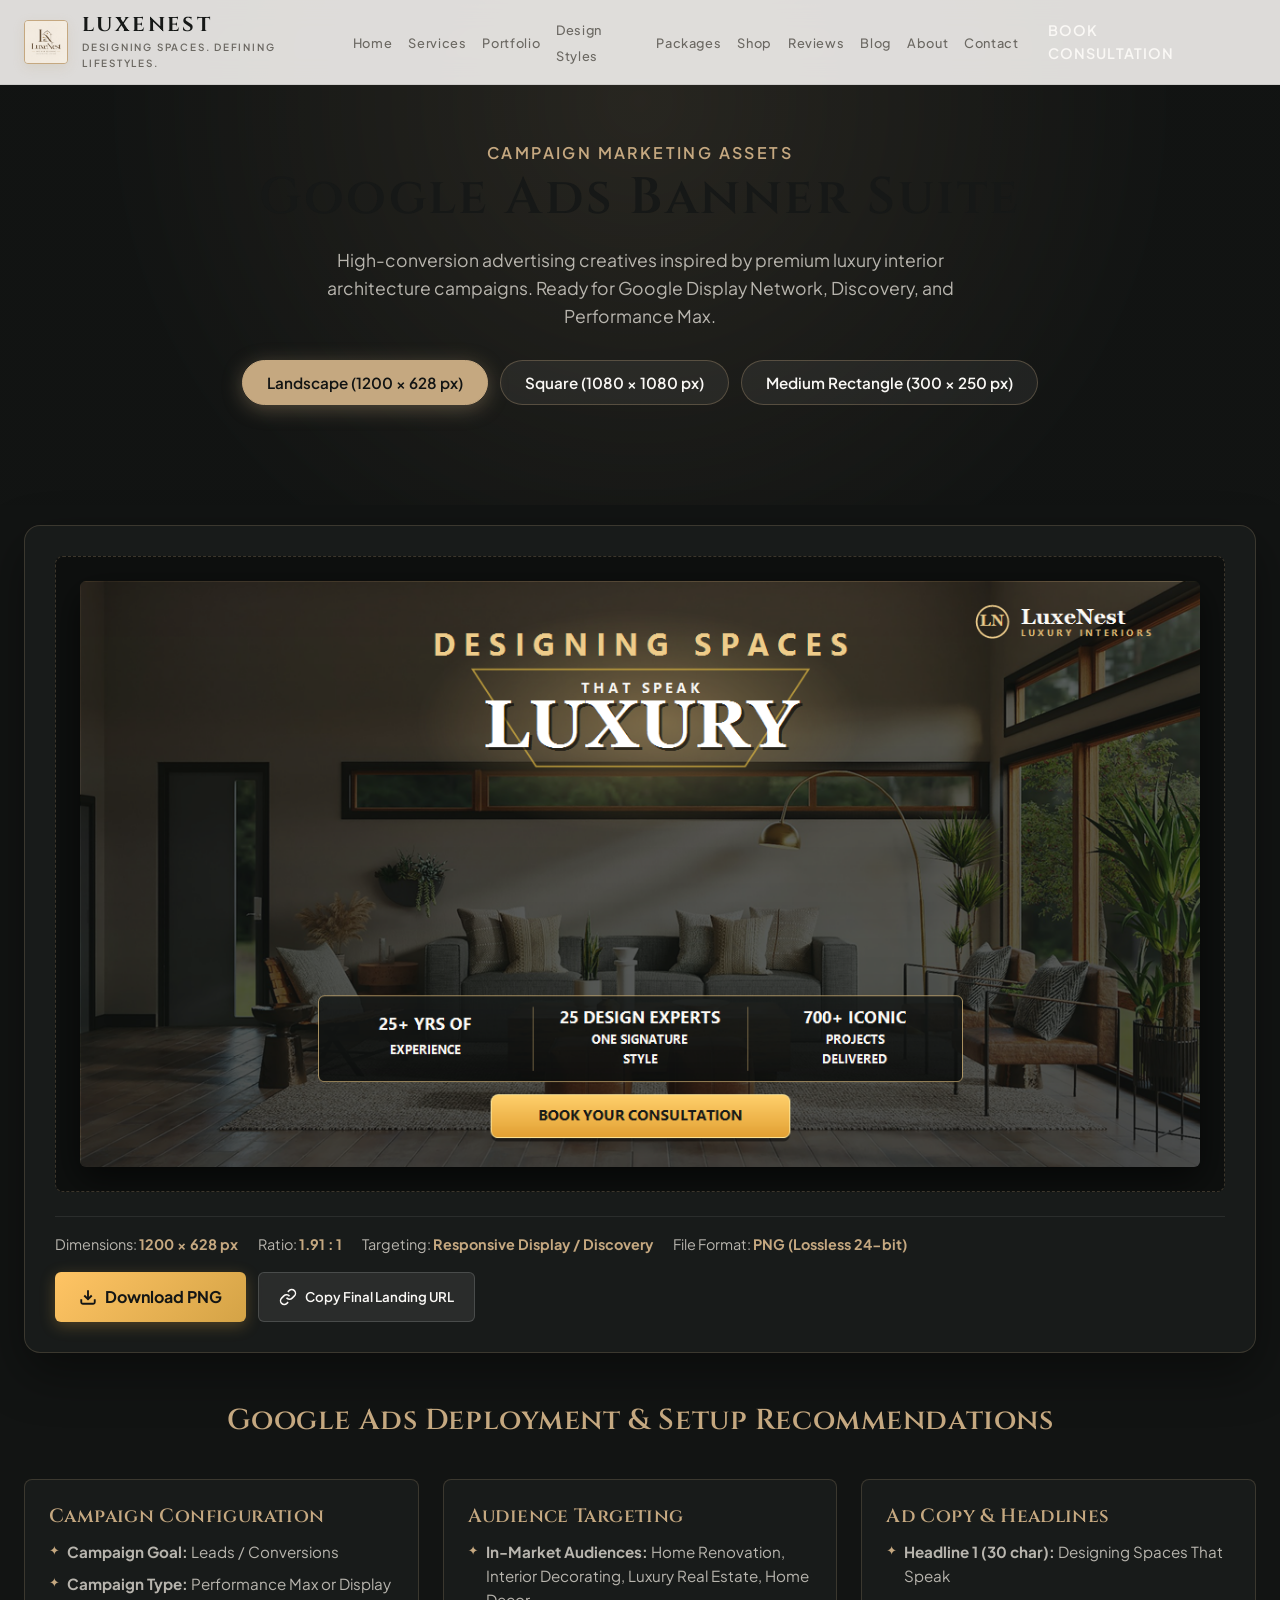
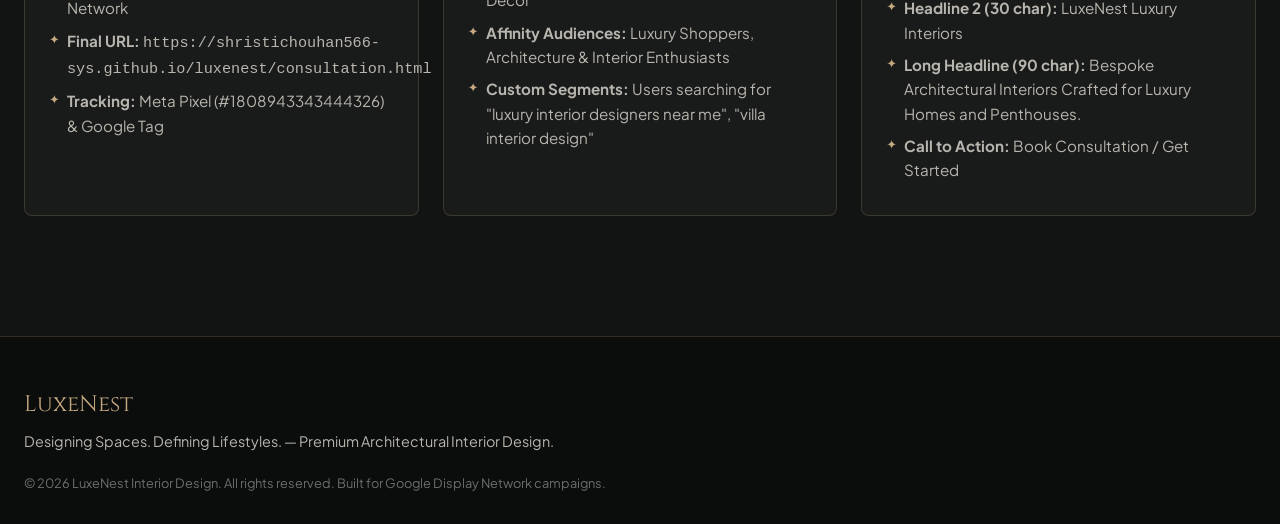
<file: banners.html>
<!DOCTYPE html>
<html lang="en">
<head>
  <meta charset="UTF-8">
  <meta name="viewport" content="width=device-width, initial-scale=1.0">
  <title>Google Ads Banner Studio | LuxeNest Luxury Interiors</title>
  <meta name="description" content="Official Google Ads advertising banners and creative assets for LuxeNest Luxury Interiors. Responsive display, square, and medium rectangle formats.">
  <link rel="stylesheet" href="styles.css">
  <link rel="preconnect" href="https://fonts.googleapis.com">
  <link rel="preconnect" href="https://fonts.gstatic.com" crossorigin>
  <link href="https://fonts.googleapis.com/css2?family=Cinzel:wght@400;500;600;700;800&family=Cormorant+Garamond:ital,wght@0,400;0,500;0,600;1,400&family=Plus+Jakarta+Sans:wght@300;400;500;600;700;800&display=swap" rel="stylesheet">
  <!-- Meta Pixel Code -->
  <script>
  !function(f,b,e,v,n,t,s)
  {if(f.fbq)return;n=f.fbq=function(){n.callMethod?
  n.callMethod.apply(n,arguments):n.queue.push(arguments)};
  if(!f._fbq)f._fbq=n;n.push=n;n.loaded=!0;n.version='2.0';
  n.queue=[];t=b.createElement(e);t.async=!0;
  t.src=v;s=b.getElementsByTagName(e)[0];
  s.parentNode.insertBefore(t,s)}(window, document,'script',
  'https://connect.facebook.net/en_US/fbevents.js');
  fbq('init', '1808943343444326');
  fbq('track', 'PageView');
  </script>
  <noscript><img height="1" width="1" style="display:none"
  src="https://www.facebook.com/tr?id=1808943343444326&ev=PageView&noscript=1"
  /></noscript>
  <!-- End Meta Pixel Code -->
  <style>
    .banner-studio-hero {
      padding: 140px 0 60px;
      background: radial-gradient(circle at 50% 20%, rgba(197, 168, 128, 0.12) 0%, rgba(18, 20, 19, 0.98) 70%), #121413;
      color: #FAF8F5;
      text-align: center;
    }
    .banner-studio-hero h1 {
      font-family: var(--font-serif);
      font-size: clamp(2rem, 4vw, 3.2rem);
      margin-bottom: 16px;
      letter-spacing: 0.05em;
    }
    .banner-studio-hero p {
      color: var(--text-inverse-muted);
      max-width: 680px;
      margin: 0 auto 30px;
      font-size: 1.1rem;
    }
    .banner-tabs-nav {
      display: flex;
      justify-content: center;
      gap: 12px;
      flex-wrap: wrap;
      margin-bottom: 40px;
    }
    .tab-pill {
      background: rgba(255, 255, 255, 0.06);
      border: 1px solid rgba(197, 168, 128, 0.3);
      color: #FAF8F5;
      padding: 12px 24px;
      border-radius: var(--radius-full);
      font-family: var(--font-sans);
      font-size: 0.95rem;
      font-weight: 600;
      cursor: pointer;
      transition: var(--transition-smooth);
    }
    .tab-pill.active, .tab-pill:hover {
      background: var(--accent-gold);
      color: #121413;
      border-color: var(--accent-gold);
      box-shadow: 0 4px 20px rgba(197, 168, 128, 0.35);
    }
    .banner-stage-card {
      background: #181B1A;
      border: 1px solid rgba(197, 168, 128, 0.2);
      border-radius: var(--radius-lg);
      padding: 30px;
      margin-bottom: 50px;
      box-shadow: 0 20px 50px rgba(0, 0, 0, 0.4);
    }
    .banner-preview-wrapper {
      display: flex;
      justify-content: center;
      align-items: center;
      background: #0E100F;
      border-radius: var(--radius-md);
      padding: 24px;
      border: 1px dashed rgba(197, 168, 128, 0.25);
      margin-bottom: 24px;
      overflow: hidden;
    }
    .banner-img-responsive {
      max-width: 100%;
      height: auto;
      border-radius: 6px;
      box-shadow: 0 12px 35px rgba(0,0,0,0.6);
      transition: transform 0.3s ease;
    }
    .banner-meta-bar {
      display: flex;
      justify-content: space-between;
      align-items: center;
      flex-wrap: wrap;
      gap: 16px;
      padding-top: 16px;
      border-top: 1px solid rgba(255, 255, 255, 0.08);
    }
    .banner-specs-list {
      display: flex;
      gap: 20px;
      font-size: 0.9rem;
      color: var(--text-inverse-muted);
    }
    .banner-specs-list span strong {
      color: var(--accent-gold);
    }
    .banner-action-btns {
      display: flex;
      gap: 12px;
      flex-wrap: wrap;
    }
    .btn-download-banner {
      background: linear-gradient(135deg, #FFC464 0%, #D4A346 100%);
      color: #141615;
      font-weight: 700;
      padding: 12px 24px;
      border-radius: 6px;
      text-decoration: none;
      display: inline-flex;
      align-items: center;
      gap: 8px;
      box-shadow: 0 4px 15px rgba(212, 163, 70, 0.3);
      transition: all 0.3s ease;
      border: none;
      cursor: pointer;
    }
    .btn-download-banner:hover {
      transform: translateY(-2px);
      box-shadow: 0 8px 25px rgba(212, 163, 70, 0.5);
    }
    .btn-copy-code {
      background: rgba(255, 255, 255, 0.08);
      color: #FAF8F5;
      border: 1px solid rgba(255, 255, 255, 0.15);
      font-weight: 600;
      padding: 12px 20px;
      border-radius: 6px;
      cursor: pointer;
      display: inline-flex;
      align-items: center;
      gap: 8px;
      transition: all 0.3s ease;
    }
    .btn-copy-code:hover {
      background: rgba(255, 255, 255, 0.15);
      border-color: var(--accent-gold);
    }
    .guidelines-grid {
      display: grid;
      grid-template-columns: repeat(auto-fit, minmax(280px, 1fr));
      gap: 24px;
      margin: 40px 0;
    }
    .guide-card {
      background: #181B1A;
      border: 1px solid rgba(197, 168, 128, 0.2);
      border-radius: var(--radius-md);
      padding: 24px;
    }
    .guide-card h3 {
      font-family: var(--font-serif);
      color: var(--accent-gold);
      margin-bottom: 12px;
      font-size: 1.2rem;
    }
    .guide-card ul {
      list-style: none;
      padding: 0;
      color: var(--text-inverse-muted);
      font-size: 0.95rem;
      line-height: 1.6;
    }
    .guide-card ul li {
      margin-bottom: 8px;
      position: relative;
      padding-left: 18px;
    }
    .guide-card ul li::before {
      content: "✦";
      position: absolute;
      left: 0;
      color: var(--accent-gold);
      font-size: 0.8rem;
    }
  </style>
</head>
<body class="dark-theme-page" style="background: #121413; color: #FAF8F5;">

  <!-- Site Header & Navigation -->
  <header class="site-header" id="header">
    <div class="container nav-container">
      <a href="index.html" class="brand-logo" aria-label="LuxeNest Home">
        <img src="images/logo.jpg" alt="LuxeNest Interior Designing Logo" class="site-logo-img">
        <div>
          <span class="logo-text">LuxeNest</span>
          <span class="logo-tagline">Designing Spaces. Defining Lifestyles.</span>
        </div>
      </a>

      <nav aria-label="Main Navigation">
        <ul class="nav-links">
          <li><a href="index.html" class="nav-link">Home</a></li>
          <li><a href="services.html" class="nav-link">Services</a></li>
          <li><a href="portfolio.html" class="nav-link">Portfolio</a></li>
          <li><a href="design-styles.html" class="nav-link">Design Styles</a></li>
          <li><a href="packages.html" class="nav-link">Packages</a></li>
          <li><a href="shop.html" class="nav-link">Shop</a></li>
          <li><a href="reviews.html" class="nav-link">Reviews</a></li>
          <li><a href="blog.html" class="nav-link">Blog</a></li>
          <li><a href="about.html" class="nav-link">About</a></li>
          <li><a href="contact.html" class="nav-link">Contact</a></li>
        </ul>
      </nav>

      <div class="nav-actions">
        <a href="consultation.html" class="btn btn-primary nav-cta">Book Consultation</a>
      </div>
    </div>
  </header>

  <!-- Banner Studio Header -->
  <section class="banner-studio-hero">
    <div class="container">
      <span class="eyebrow" style="color: var(--accent-gold); font-weight: 600; letter-spacing: 0.15em; text-transform: uppercase;">Campaign Marketing Assets</span>
      <h1>Google Ads Banner Suite</h1>
      <p>High-conversion advertising creatives inspired by premium luxury interior architecture campaigns. Ready for Google Display Network, Discovery, and Performance Max.</p>

      <!-- Format Tabs -->
      <div class="banner-tabs-nav">
        <button class="tab-pill active" onclick="switchBanner('1200x628')">Landscape (1200 × 628 px)</button>
        <button class="tab-pill" onclick="switchBanner('1080x1080')">Square (1080 × 1080 px)</button>
        <button class="tab-pill" onclick="switchBanner('300x250')">Medium Rectangle (300 × 250 px)</button>
      </div>
    </div>
  </section>

  <!-- Banner Stage Section -->
  <section class="banner-studio-content" style="padding: 20px 0 80px;">
    <div class="container">

      <!-- Active Banner Card -->
      <div class="banner-stage-card">
        <div class="banner-preview-wrapper" id="previewContainer">
          <!-- 1200x628 Display Banner (Default) -->
          <img id="bannerDisplayImg" src="images/banners/luxenest_google_ad_modern_1200x628.png" alt="LuxeNest Google Ads Banner 1200x628" class="banner-img-responsive">
        </div>

        <div class="banner-meta-bar">
          <div class="banner-specs-list">
            <span>Dimensions: <strong id="specDim">1200 × 628 px</strong></span>
            <span>Ratio: <strong id="specRatio">1.91 : 1</strong></span>
            <span>Targeting: <strong id="specType">Responsive Display / Discovery</strong></span>
            <span>File Format: <strong>PNG (Lossless 24-bit)</strong></span>
          </div>

          <div class="banner-action-btns">
            <a id="downloadLink" href="images/banners/luxenest_google_ad_modern_1200x628.png" download="luxenest_google_ad_1200x628.png" class="btn-download-banner">
              <svg width="18" height="18" viewBox="0 0 24 24" fill="none" stroke="currentColor" stroke-width="2.5"><path d="M21 15v4a2 2 0 0 1-2 2H5a2 2 0 0 1-2-2v-4"></path><polyline points="7 10 12 15 17 10"></polyline><line x1="12" y1="15" x2="12" y2="3"></line></svg>
              Download PNG
            </a>
            <button class="btn-copy-code" onclick="copyTrackingUrl()">
              <svg width="18" height="18" viewBox="0 0 24 24" fill="none" stroke="currentColor" stroke-width="2"><path d="M10 13a5 5 0 0 0 7.54.54l3-3a5 5 0 0 0-7.07-7.07l-1.72 1.71"></path><path d="M14 11a5 5 0 0 0-7.54-.54l-3 3a5 5 0 0 0 7.07 7.07l1.71-1.71"></path></svg>
              Copy Final Landing URL
            </button>
          </div>
        </div>
      </div>

      <!-- Campaign Strategy & Google Ads Setup Guide -->
      <h2 style="font-family: var(--font-serif); font-size: 1.8rem; text-align: center; margin-bottom: 24px; color: var(--accent-gold);">
        Google Ads Deployment & Setup Recommendations
      </h2>

      <div class="guidelines-grid">
        <div class="guide-card">
          <h3>Campaign Configuration</h3>
          <ul>
            <li><strong>Campaign Goal:</strong> Leads / Conversions</li>
            <li><strong>Campaign Type:</strong> Performance Max or Display Network</li>
            <li><strong>Final URL:</strong> <code>https://shristichouhan566-sys.github.io/luxenest/consultation.html</code></li>
            <li><strong>Tracking:</strong> Meta Pixel (#1808943343444326) & Google Tag</li>
          </ul>
        </div>

        <div class="guide-card">
          <h3>Audience Targeting</h3>
          <ul>
            <li><strong>In-Market Audiences:</strong> Home Renovation, Interior Decorating, Luxury Real Estate, Home Decor</li>
            <li><strong>Affinity Audiences:</strong> Luxury Shoppers, Architecture & Interior Enthusiasts</li>
            <li><strong>Custom Segments:</strong> Users searching for "luxury interior designers near me", "villa interior design"</li>
          </ul>
        </div>

        <div class="guide-card">
          <h3>Ad Copy & Headlines</h3>
          <ul>
            <li><strong>Headline 1 (30 char):</strong> Designing Spaces That Speak</li>
            <li><strong>Headline 2 (30 char):</strong> LuxeNest Luxury Interiors</li>
            <li><strong>Long Headline (90 char):</strong> Bespoke Architectural Interiors Crafted for Luxury Homes and Penthouses.</li>
            <li><strong>Call to Action:</strong> Book Consultation / Get Started</li>
          </ul>
        </div>
      </div>

    </div>
  </section>

  <!-- Site Footer -->
  <footer class="site-footer" style="background: #0B0D0C; border-top: 1px solid rgba(197, 168, 128, 0.2); padding: 50px 0 30px;">
    <div class="container text-center">
      <div style="font-family: var(--font-serif); font-size: 1.4rem; color: var(--accent-gold); margin-bottom: 8px;">LuxeNest</div>
      <p style="color: var(--text-inverse-muted); font-size: 0.9rem; margin-bottom: 20px;">Designing Spaces. Defining Lifestyles. — Premium Architectural Interior Design.</p>
      <div style="color: rgba(255,255,255,0.4); font-size: 0.8rem;">
        &copy; 2026 LuxeNest Interior Design. All rights reserved. Built for Google Display Network campaigns.
      </div>
    </div>
  </footer>

  <script>
    const bannerData = {
      '1200x628': {
        img: 'images/banners/luxenest_google_ad_modern_1200x628.png',
        dim: '1200 × 628 px',
        ratio: '1.91 : 1',
        type: 'Landscape Responsive Display / Discovery / Performance Max',
        file: 'luxenest_google_ad_1200x628.png'
      },
      '1080x1080': {
        img: 'images/banners/luxenest_google_ad_1080x1080.png',
        dim: '1080 × 1080 px',
        ratio: '1 : 1',
        type: 'Square Asset / Social Ads / Discovery Feed',
        file: 'luxenest_google_ad_1080x1080.png'
      },
      '300x250': {
        img: 'images/banners/luxenest_google_ad_300x250.png',
        dim: '300 × 250 px (Retina 600 × 500)',
        ratio: '1.2 : 1',
        type: 'Medium Rectangle / Top Performer Across GDN Websites',
        file: 'luxenest_google_ad_300x250.png'
      }
    };

    function switchBanner(key) {
      const data = bannerData[key];
      if (!data) return;
      document.getElementById('bannerDisplayImg').src = data.img;
      document.getElementById('specDim').textContent = data.dim;
      document.getElementById('specRatio').textContent = data.ratio;
      document.getElementById('specType').textContent = data.type;
      
      const link = document.getElementById('downloadLink');
      link.href = data.img;
      link.download = data.file;

      document.querySelectorAll('.tab-pill').forEach(btn => btn.classList.remove('active'));
      event.target.classList.add('active');
    }

    function copyTrackingUrl() {
      const url = 'https://shristichouhan566-sys.github.io/luxenest/consultation.html?utm_source=google&utm_medium=display&utm_campaign=luxenest_luxury_branding';
      navigator.clipboard.writeText(url).then(() => {
        alert('Copied Final Campaign Landing URL with UTM parameters to clipboard!\n\n' + url);
      });
    }
  </script>
</body>
</html>
</file>
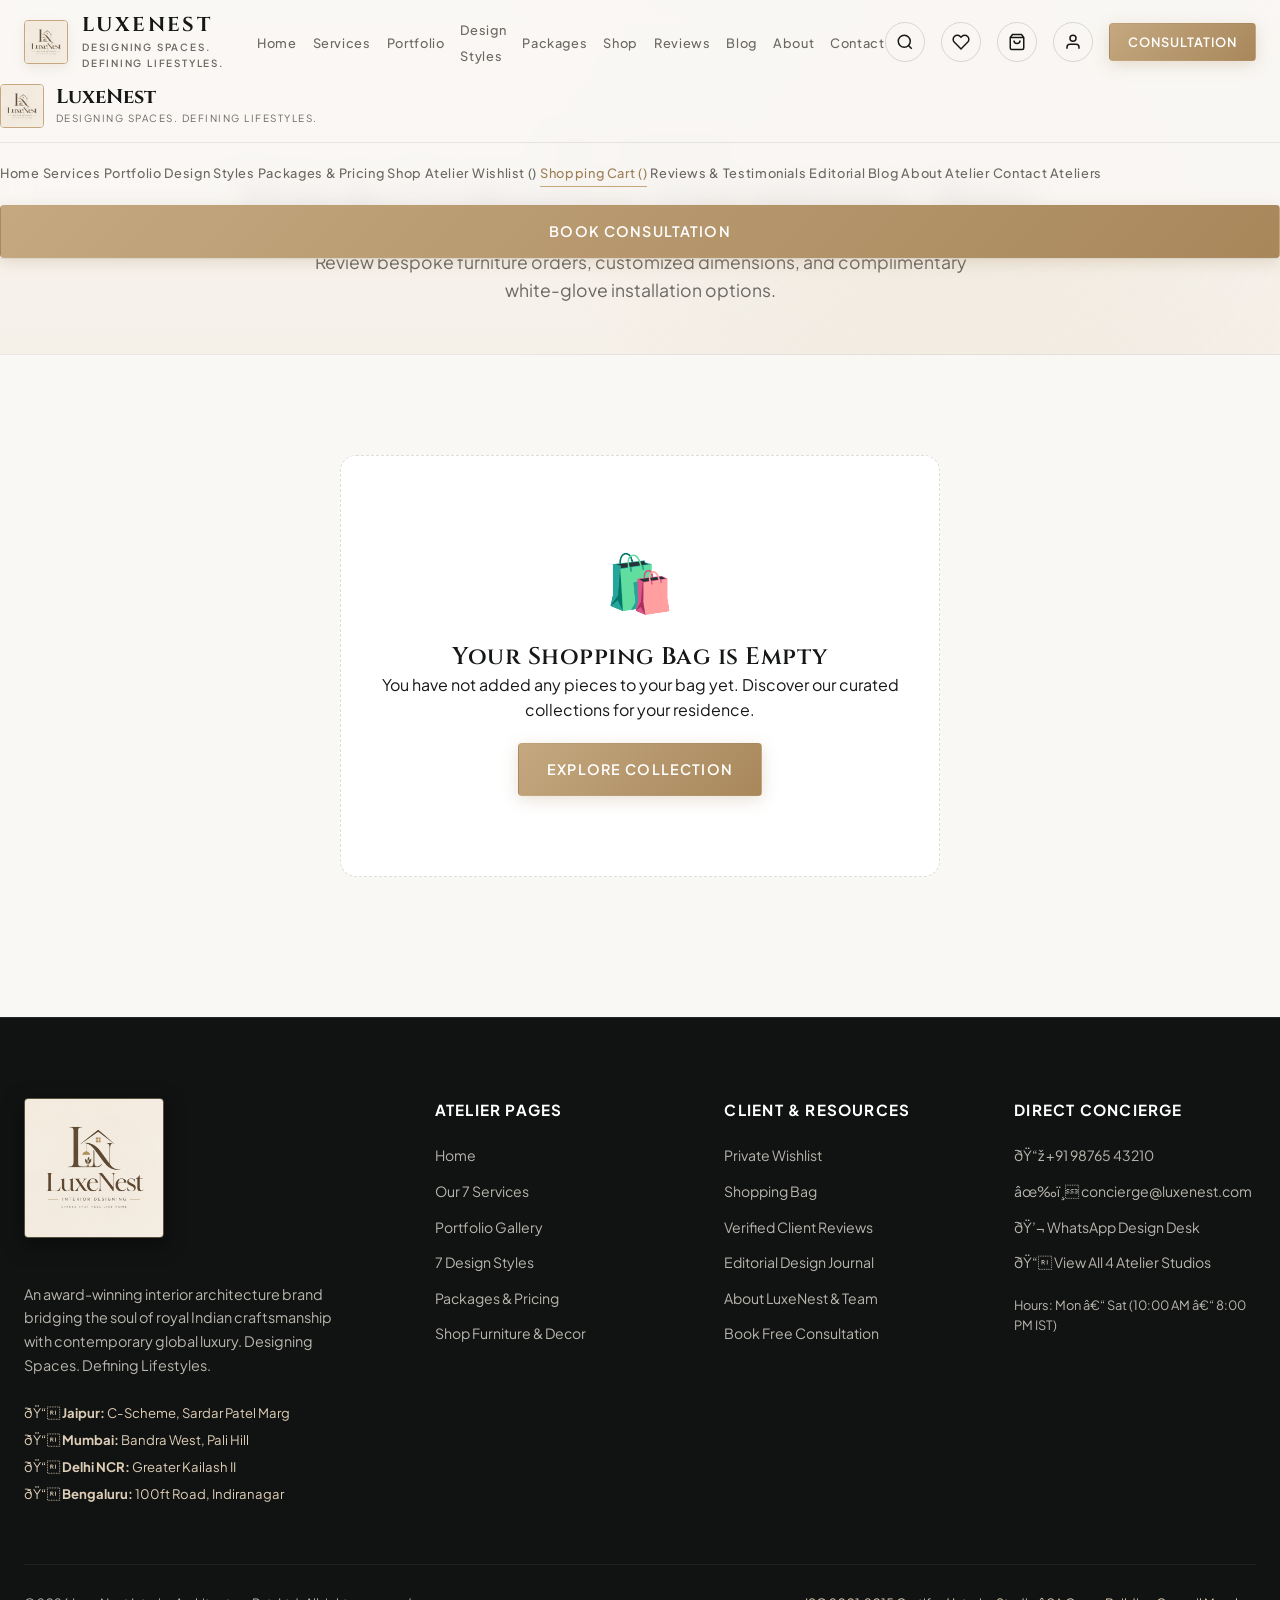
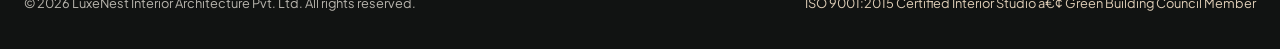
<file: cart.html>
﻿<!DOCTYPE html>
<html lang="en">
<head>
  <meta charset="UTF-8">
  <meta name="viewport" content="width=device-width, initial-scale=1.0">
  <title>Your Shopping Bag â€” LuxeNest Luxury Interior Architecture</title>
  <meta name="description" content="Review your LuxeNest shopping bag, calculate white-glove shipping and taxes, apply promo codes, and complete 256-bit encrypted checkout.">
  <link rel="stylesheet" href="styles.css">
  <link rel="icon" type="image/jpeg" href="images/logo.jpg">
  <!-- Meta Pixel Code -->
  <script>
    !function(f,b,e,v,n,t,s)
    {if(f.fbq)return;n=f.fbq=function(){n.callMethod?
    n.callMethod.apply(n,arguments):n.queue.push(arguments)};
    if(!f._fbq)f._fbq=n;n.push=n;n.loaded=!0;n.version='2.0';
    n.queue=[];t=b.createElement(e);t.async=!0;
    t.src=v;s=b.getElementsByTagName(e)[0];
    s.parentNode.insertBefore(t,s)}(window, document,'script',
    'https://connect.facebook.net/en_US/fbevents.js');
    fbq('init', '1808943343444326');
    fbq('track', 'PageView');
  </script>
  <noscript><img height="1" width="1" style="display:none"
    src="https://www.facebook.com/tr?id=1808943343444326&ev=PageView&noscript=1"
  /></noscript>
  <!-- End Meta Pixel Code -->
</head>
<body>

  <!-- Site Header & Navigation -->
  <header class="site-header" id="header">
    <div class="container nav-container">
      <a href="index.html" class="brand-logo" aria-label="LuxeNest Home">
        <img src="images/logo.jpg" alt="LuxeNest Interior Designing Logo" class="site-logo-img">
        <div>
          <span class="logo-text">LuxeNest</span>
          <span class="logo-tagline">Designing Spaces. Defining Lifestyles.</span>
        </div>
      </a>

      <nav aria-label="Main Navigation">
        <ul class="nav-links">
          <li><a href="index.html" class="nav-link">Home</a></li>
          <li><a href="services.html" class="nav-link">Services</a></li>
          <li><a href="portfolio.html" class="nav-link">Portfolio</a></li>
          <li><a href="design-styles.html" class="nav-link">Design Styles</a></li>
          <li><a href="packages.html" class="nav-link">Packages</a></li>
          <li><a href="shop.html" class="nav-link">Shop</a></li>
          <li><a href="reviews.html" class="nav-link">Reviews</a></li>
          <li><a href="blog.html" class="nav-link">Blog</a></li>
          <li><a href="about.html" class="nav-link">About</a></li>
          <li><a href="contact.html" class="nav-link">Contact</a></li>
        </ul>
      </nav>

      <div class="nav-actions">
        <button class="nav-icon-btn open-search-btn" aria-label="Search LuxeNest">
          <svg width="18" height="18" viewBox="0 0 24 24" fill="none" stroke="currentColor" stroke-width="2">
            <circle cx="11" cy="11" r="8"></circle>
            <line x1="21" y1="21" x2="16.65" y2="16.65"></line>
          </svg>
        </button>

        <a href="wishlist.html" class="nav-icon-btn" aria-label="Wishlist">
          <svg width="18" height="18" viewBox="0 0 24 24" fill="none" stroke="currentColor" stroke-width="2">
            <path d="M20.84 4.61a5.5 5.5 0 0 0-7.78 0L12 5.67l-1.06-1.06a5.5 5.5 0 0 0-7.78 7.78l1.06 1.06L12 21.23l7.78-7.78 1.06-1.06a5.5 5.5 0 0 0 0-7.78z"></path>
          </svg>
          <span class="nav-badge wishlist-badge" style="display:none;">0</span>
        </a>

        <a href="cart.html" class="nav-icon-btn" aria-label="Shopping Cart">
          <svg width="18" height="18" viewBox="0 0 24 24" fill="none" stroke="currentColor" stroke-width="2">
            <path d="M6 2L3 6v14a2 2 0 0 0 2 2h14a2 2 0 0 0 2-2V6l-3-4z"></path>
            <line x1="3" y1="6" x2="21" y2="6"></line>
            <path d="M16 10a4 4 0 0 1-8 0"></path>
          </svg>
          <span class="nav-badge cart-badge" style="display:none;">0</span>
        </a>

        <button class="nav-icon-btn open-user-btn" aria-label="Client Portal">
          <svg width="18" height="18" viewBox="0 0 24 24" fill="none" stroke="currentColor" stroke-width="2">
            <path d="M20 21v-2a4 4 0 0 0-4-4H8a4 4 0 0 0-4 4v2"></path>
            <circle cx="12" cy="7" r="4"></circle>
          </svg>
        </button>

        <a href="consultation.html" class="btn btn-gold btn-sm nav-cta-btn">Consultation</a>

        <button class="mobile-menu-btn" id="mobileMenuBtn" aria-label="Toggle navigation menu">
          <svg width="24" height="24" viewBox="0 0 24 24" fill="none" stroke="currentColor" stroke-width="2">
            <line x1="3" y1="12" x2="21" y2="12"></line>
            <line x1="3" y1="6" x2="21" y2="6"></line>
            <line x1="3" y1="18" x2="21" y2="18"></line>
          </svg>
        </button>
      </div>
    </div>

    <!-- Mobile Drawer Navigation -->
    <div class="mobile-nav-drawer" id="mobileDrawer">
      <div style="display: flex; align-items: center; gap: 12px; margin-bottom: 16px; padding-bottom: 14px; border-bottom: 1px solid var(--border-subtle);">
        <img src="images/logo.jpg" alt="LuxeNest Logo" style="width: 44px; height: 44px; border-radius: 4px; border: 1.5px solid var(--accent-gold); object-fit: cover;">
        <div>
          <div style="font-family: var(--font-serif); font-size: 1.25rem; font-weight: 700; color: var(--text-main); line-height: 1.1;">LuxeNest</div>
          <div style="font-size: 0.62rem; color: var(--text-muted); text-transform: uppercase; letter-spacing: 0.15em; margin-top: 3px;">Designing Spaces. Defining Lifestyles.</div>
        </div>
      </div>
      <a href="index.html" class="nav-link drawer-link">Home</a>
      <a href="services.html" class="nav-link drawer-link">Services</a>
      <a href="portfolio.html" class="nav-link drawer-link">Portfolio</a>
      <a href="design-styles.html" class="nav-link drawer-link">Design Styles</a>
      <a href="packages.html" class="nav-link drawer-link">Packages & Pricing</a>
      <a href="shop.html" class="nav-link drawer-link">Shop Atelier</a>
      <a href="wishlist.html" class="nav-link drawer-link">Wishlist (<span class="wishlist-badge">0</span>)</a>
      <a href="cart.html" class="nav-link drawer-link active">Shopping Cart (<span class="cart-badge">0</span>)</a>
      <a href="reviews.html" class="nav-link drawer-link">Reviews & Testimonials</a>
      <a href="blog.html" class="nav-link drawer-link">Editorial Blog</a>
      <a href="about.html" class="nav-link drawer-link">About Atelier</a>
      <a href="contact.html" class="nav-link drawer-link">Contact Ateliers</a>
      <div style="margin-top: 20px;">
        <a href="consultation.html" class="btn btn-gold" style="width: 100%; text-align: center;">Book Consultation</a>
      </div>
    </div>
  </header>

  <!-- Page Header Banner -->
  <section class="page-header-banner">
    <div class="container">
      <nav class="breadcrumb-nav" aria-label="Breadcrumb">
        <a href="index.html">Home</a>
        <span class="breadcrumb-separator">/</span>
        <span>Shopping Bag</span>
      </nav>
      <h1 class="page-title">Your Curated Shopping Bag</h1>
      <p class="page-subtitle">
        Review bespoke furniture orders, customized dimensions, and complimentary white-glove installation options.
      </p>
    </div>
  </section>

  <!-- Cart Main Section -->
  <main style="padding: 60px 0 100px 0;">
    <div class="container">
      <!-- Dynamic Cart Layout Container (Rendered by app.js) -->
      <div id="cartPageContainer">
        <!-- Rendered dynamically -->
      </div>
    </div>
  </main>

  <!-- Checkout Modal -->
  <div class="modal-backdrop" id="checkoutModal" role="dialog" aria-modal="true" aria-labelledby="checkoutTitle">
    <div class="modal-dialog" style="max-width: 600px;">
      <button class="modal-close-btn" id="checkoutModalClose" aria-label="Close modal">&times;</button>
      <div style="display: flex; align-items: center; gap: 12px; margin-bottom: 12px;">
        <img src="images/logo.jpg" alt="LuxeNest Logo" style="width: 40px; height: 40px; border-radius: 4px; border: 1px solid var(--accent-gold); object-fit: cover;">
        <span class="section-label" style="margin-bottom: 0;">256-Bit Encrypted Checkout</span>
      </div>
      <h3 id="checkoutTitle" style="font-size: 1.6rem; margin-bottom: 8px;">White-Glove Delivery Details</h3>
      <p style="font-size: 0.88rem; color: var(--text-muted); margin-bottom: 24px;">Our logistics concierge handles assembly, placement, and packaging removal.</p>

      <form id="checkoutForm">
        <div class="form-row">
          <div class="form-group">
            <label class="form-label" for="shipName">Recipient Name *</label>
            <input type="text" id="shipName" class="form-control" placeholder="Full name" required value="Ananya Roy">
          </div>
          <div class="form-group">
            <label class="form-label" for="shipPhone">Mobile Number *</label>
            <input type="tel" id="shipPhone" class="form-control" placeholder="+91 98765 43210" required value="+91 98765 43210">
          </div>
        </div>

        <div class="form-group">
          <label class="form-label" for="shipAddress">Delivery Address *</label>
          <input type="text" id="shipAddress" class="form-control" placeholder="Apartment / Villa, Street, Landmark" required value="402, Sea Green Mansions, Pali Hill">
        </div>

        <div class="form-row">
          <div class="form-group">
            <label class="form-label" for="shipCity">City *</label>
            <input type="text" id="shipCity" class="form-control" required value="Mumbai">
          </div>
          <div class="form-group">
            <label class="form-label" for="shipPincode">Pin Code *</label>
            <input type="text" id="shipPincode" class="form-control" required value="400050">
          </div>
        </div>

        <div class="form-group">
          <label class="form-label">Select Payment Method</label>
          <div style="display: flex; gap: 12px; margin-top: 6px;">
            <label style="flex: 1; border: 1px solid var(--border-gold); padding: 12px; border-radius: var(--radius-sm); display: flex; align-items: center; gap: 8px; font-size: 0.85rem; cursor: pointer; background: var(--accent-gold-subtle);">
              <input type="radio" name="payMethod" checked> NetBanking / UPI / Card
            </label>
            <label style="flex: 1; border: 1px solid var(--border-medium); padding: 12px; border-radius: var(--radius-sm); display: flex; align-items: center; gap: 8px; font-size: 0.85rem; cursor: pointer;">
              <input type="radio" name="payMethod"> 50% Advance Atelier Wire
            </label>
          </div>
        </div>

        <button type="submit" class="btn btn-gold" style="width: 100%; padding: 14px; margin-top: 10px;">Place White-Glove Order</button>
      </form>
    </div>
  </div>

  <!-- Order Confirmed Modal -->
  <div class="modal-backdrop" id="orderConfirmedModal" role="dialog" aria-modal="true" aria-label="Order Confirmation">
    <div class="modal-dialog" style="max-width: 480px; text-align: center;">
      <div style="font-size: 3.5rem; margin-bottom: 12px;">âœ¨</div>
      <h3 style="font-size: 1.7rem; margin-bottom: 8px;">Order Confirmed</h3>
      <p style="font-size: 0.95rem; color: var(--text-muted); margin-bottom: 16px;">
        Thank you for choosing LuxeNest Atelier. Your dedicated concierge is reviewing your item specifications.
      </p>
      <div style="background: var(--bg-main); padding: 16px; border-radius: var(--radius-sm); border: 1px dashed var(--border-gold); margin-bottom: 24px;">
        <span style="font-size: 0.8rem; color: var(--text-light); text-transform: uppercase; letter-spacing: 0.1em; display: block; margin-bottom: 4px;">Order Tracking Number</span>
        <strong id="confirmedOrderId" style="font-family: var(--font-serif); font-size: 1.5rem; color: var(--accent-gold-dark);">LN-839210</strong>
      </div>
      <a href="index.html" class="btn btn-gold" style="width: 100%;">Return to Home</a>
    </div>
  </div>

  <!-- Universal Search Overlay Modal -->
  <div class="search-overlay" id="searchOverlay" role="dialog" aria-modal="true" aria-label="Site Search">
    <div class="search-modal-container">
      <div class="search-bar-wrap">
        <svg width="22" height="22" viewBox="0 0 24 24" fill="none" stroke="currentColor" stroke-width="2">
          <circle cx="11" cy="11" r="8"></circle>
          <line x1="21" y1="21" x2="16.65" y2="16.65"></line>
        </svg>
        <input type="search" id="globalSearchInput" placeholder="Search services, furniture, styles, or projects..." autocomplete="off">
        <button class="search-close-btn" id="searchCloseBtn" aria-label="Close search">&times;</button>
      </div>
      <div id="searchResultsContainer"></div>
    </div>
  </div>

  <!-- User Demo Account Modal -->
  <div class="modal-backdrop" id="userAccountModal" role="dialog" aria-modal="true" aria-label="Client Sign In">
    <div class="modal-dialog" style="max-width: 440px;">
      <button class="modal-close-btn" id="userModalCloseBtn" aria-label="Close modal">&times;</button>
      <div style="text-align: center; margin-bottom: 24px;">
        <img src="images/logo.jpg" alt="LuxeNest Logo" style="width: 54px; height: 54px; border-radius: 6px; border: 1.5px solid var(--accent-gold); margin-bottom: 12px; object-fit: cover;">
        <h3 style="font-family: var(--font-serif); font-size: 1.5rem; margin-bottom: 6px;">Client Atelier Portal</h3>
        <p style="color: var(--text-muted); font-size: 0.88rem;">Sign in to review your design milestones, saved collections, and quotes.</p>
      </div>
      <form id="userLoginForm">
        <div class="form-group" style="margin-bottom: 16px;">
          <label class="form-label" for="userEmail">Registered Email</label>
          <input type="email" id="userEmail" class="form-control" placeholder="client@luxenest.com" required value="client@luxenest.com">
        </div>
        <div class="form-group" style="margin-bottom: 20px;">
          <label class="form-label" for="userPassword">Password</label>
          <input type="password" id="userPassword" class="form-control" value="â€¢â€¢â€¢â€¢â€¢â€¢â€¢â€¢" required>
        </div>
        <button type="submit" class="btn btn-gold" style="width: 100%; padding: 12px;">Sign In to Portal</button>
      </form>
    </div>
  </div>

  <!-- Toast Notification Container -->
  <div class="toast-msg" id="toastMsg" role="alert"></div>

  <!-- Site Footer -->
  <footer class="site-footer">
    <div class="container">
      <div class="footer-grid">
        <div class="footer-brand">
          <a href="index.html" class="footer-logo-card" aria-label="LuxeNest Home">
            <img src="images/logo.jpg" alt="LuxeNest Interior Designing" class="footer-logo-img">
          </a>
          <p>
            An award-winning interior architecture brand bridging the soul of royal Indian craftsmanship with contemporary global luxury. Designing Spaces. Defining Lifestyles.
          </p>
          <div class="footer-studios">
            <span>ðŸ“ <strong>Jaipur:</strong> C-Scheme, Sardar Patel Marg</span>
            <span>ðŸ“ <strong>Mumbai:</strong> Bandra West, Pali Hill</span>
            <span>ðŸ“ <strong>Delhi NCR:</strong> Greater Kailash II</span>
            <span>ðŸ“ <strong>Bengaluru:</strong> 100ft Road, Indiranagar</span>
          </div>
        </div>

        <div class="footer-col">
          <h5>Atelier Pages</h5>
          <ul class="footer-links">
            <li><a href="index.html">Home</a></li>
            <li><a href="services.html">Our 7 Services</a></li>
            <li><a href="portfolio.html">Portfolio Gallery</a></li>
            <li><a href="design-styles.html">7 Design Styles</a></li>
            <li><a href="packages.html">Packages & Pricing</a></li>
            <li><a href="shop.html">Shop Furniture & Decor</a></li>
          </ul>
        </div>

        <div class="footer-col">
          <h5>Client & Resources</h5>
          <ul class="footer-links">
            <li><a href="wishlist.html">Private Wishlist</a></li>
            <li><a href="cart.html">Shopping Bag</a></li>
            <li><a href="reviews.html">Verified Client Reviews</a></li>
            <li><a href="blog.html">Editorial Design Journal</a></li>
            <li><a href="about.html">About LuxeNest & Team</a></li>
            <li><a href="consultation.html">Book Free Consultation</a></li>
          </ul>
        </div>

        <div class="footer-col">
          <h5>Direct Concierge</h5>
          <ul class="footer-links">
            <li><a href="tel:+919876543210">ðŸ“ž +91 98765 43210</a></li>
            <li><a href="mailto:concierge@luxenest.com">âœ‰ï¸ concierge@luxenest.com</a></li>
            <li><a href="https://wa.me/919876543210" target="_blank" rel="noopener">ðŸ’¬ WhatsApp Design Desk</a></li>
            <li><a href="contact.html">ðŸ“ View All 4 Atelier Studios</a></li>
            <li><span style="color: var(--text-inverse-muted); font-size: 0.8rem; display: inline-block; margin-top: 10px;">Hours: Mon â€“ Sat (10:00 AM â€“ 8:00 PM IST)</span></li>
          </ul>
        </div>
      </div>

      <div class="footer-bottom">
        <p>&copy; 2026 LuxeNest Interior Architecture Pvt. Ltd. All rights reserved.</p>
        <p style="color: var(--accent-gold-light);">ISO 9001:2015 Certified Interior Studio â€¢ Green Building Council Member</p>
      </div>
    </div>
  </footer>

  <script src="shop-data.js"></script>
  <script src="app.js"></script>
</body>
</html>
</file>
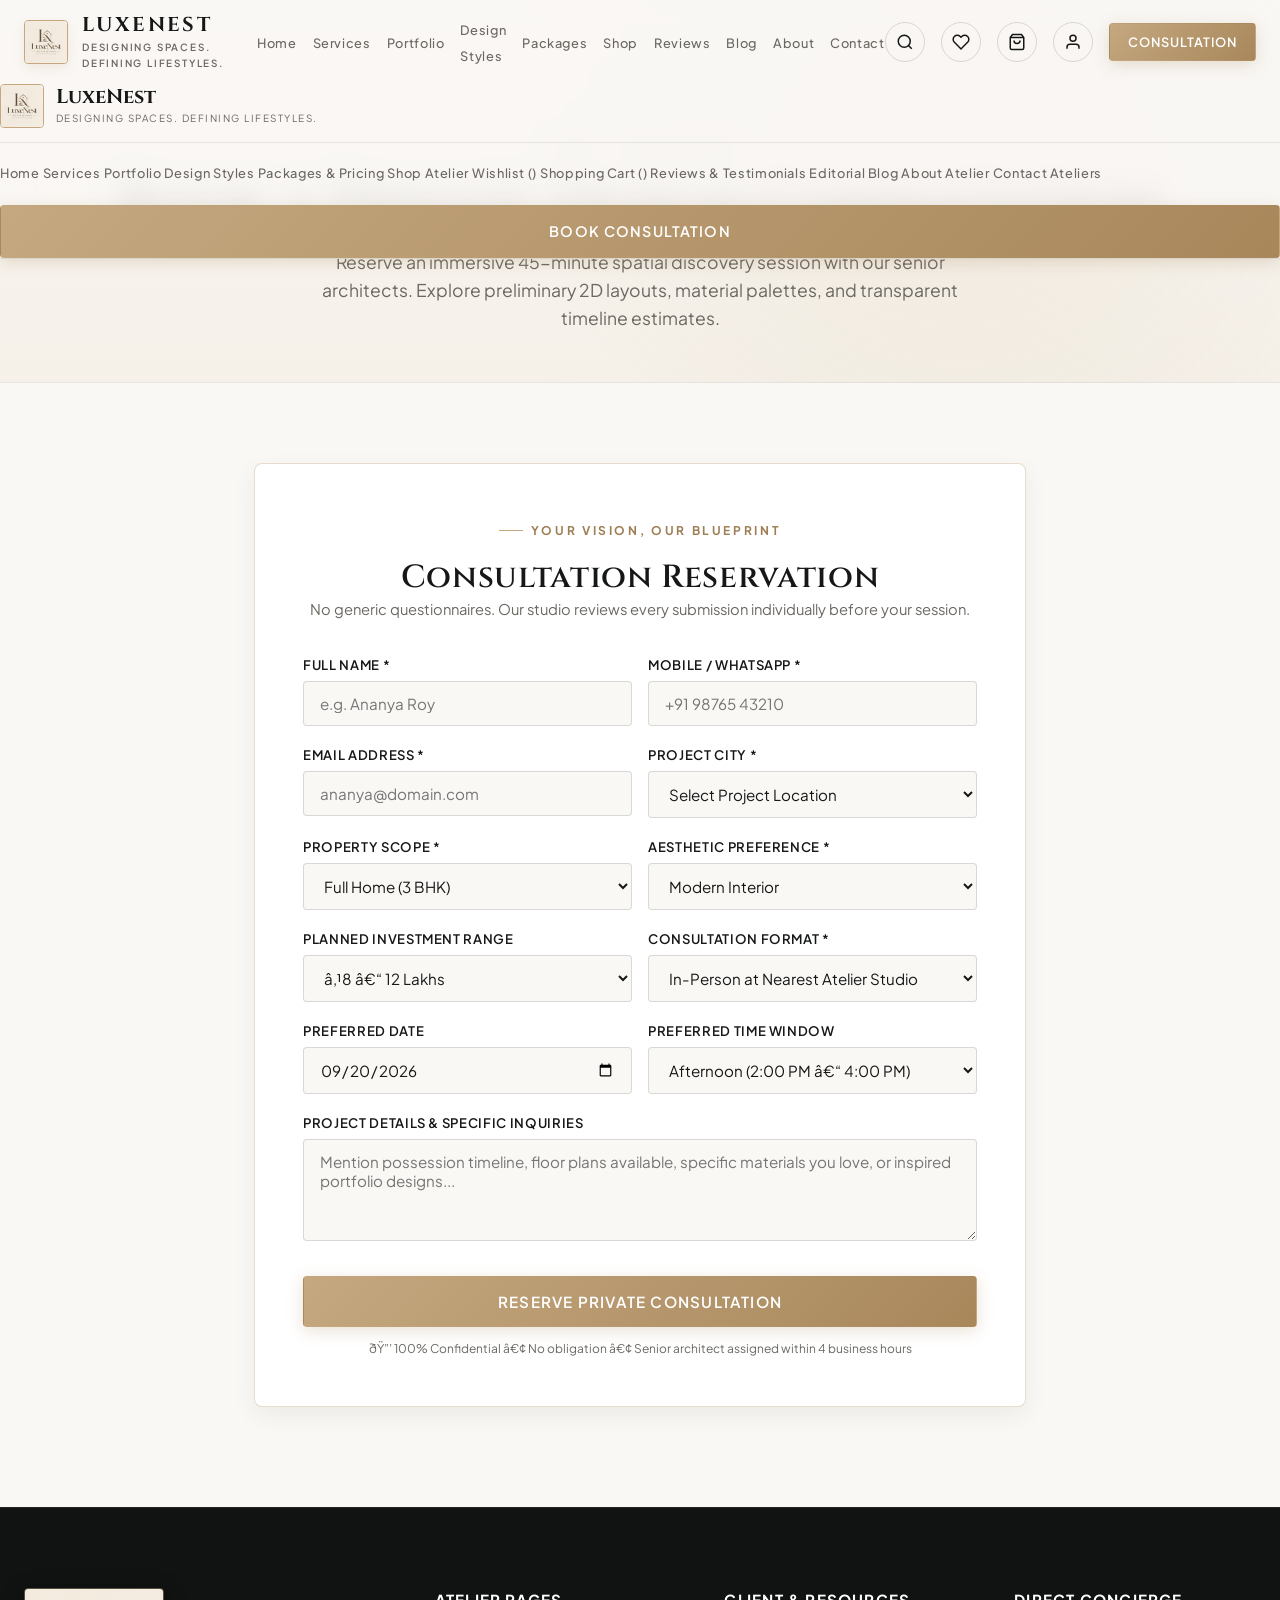
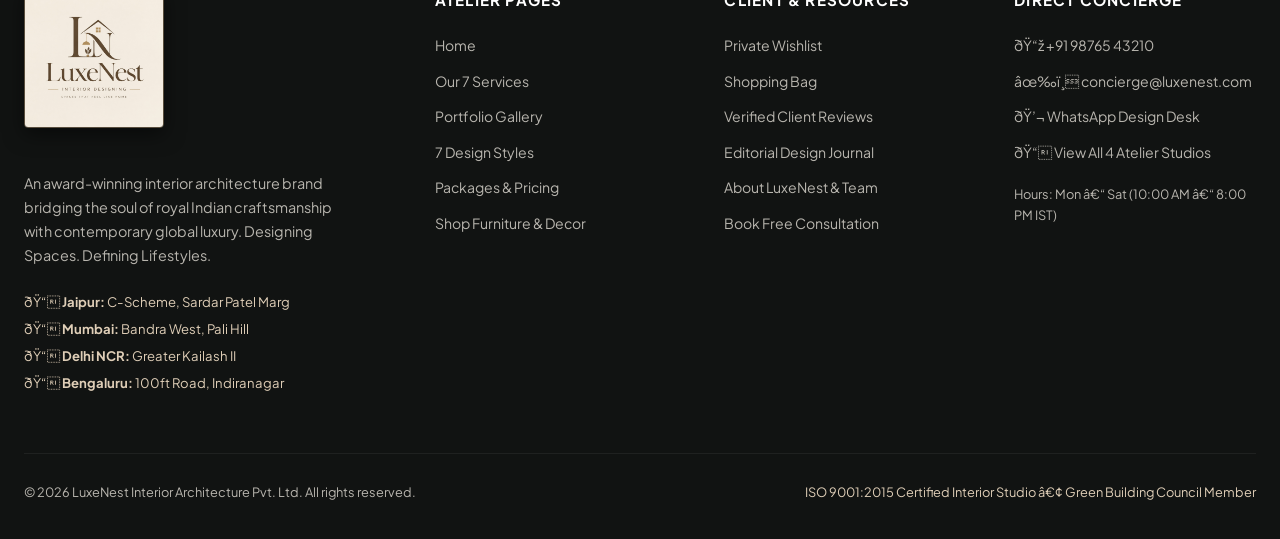
<file: consultation.html>
﻿<!DOCTYPE html>
<html lang="en">
<head>
  <meta charset="UTF-8">
  <meta name="viewport" content="width=device-width, initial-scale=1.0">
  <title>Book a Private Consultation â€” LuxeNest Luxury Interior Architecture</title>
  <meta name="description" content="Reserve your one-on-one interior architecture session with LuxeNest principal architects. In-person at Jaipur, Mumbai, Delhi, Bengaluru or via digital video atelier.">
  <link rel="stylesheet" href="styles.css">
  <link rel="icon" type="image/jpeg" href="images/logo.jpg">
  <!-- Meta Pixel Code -->
  <script>
    !function(f,b,e,v,n,t,s)
    {if(f.fbq)return;n=f.fbq=function(){n.callMethod?
    n.callMethod.apply(n,arguments):n.queue.push(arguments)};
    if(!f._fbq)f._fbq=n;n.push=n;n.loaded=!0;n.version='2.0';
    n.queue=[];t=b.createElement(e);t.async=!0;
    t.src=v;s=b.getElementsByTagName(e)[0];
    s.parentNode.insertBefore(t,s)}(window, document,'script',
    'https://connect.facebook.net/en_US/fbevents.js');
    fbq('init', '1808943343444326');
    fbq('track', 'PageView');
  </script>
  <noscript><img height="1" width="1" style="display:none"
    src="https://www.facebook.com/tr?id=1808943343444326&ev=PageView&noscript=1"
  /></noscript>
  <!-- End Meta Pixel Code -->
</head>
<body>

  <!-- Site Header & Navigation -->
  <header class="site-header" id="header">
    <div class="container nav-container">
      <a href="index.html" class="brand-logo" aria-label="LuxeNest Home">
        <img src="images/logo.jpg" alt="LuxeNest Interior Designing Logo" class="site-logo-img">
        <div>
          <span class="logo-text">LuxeNest</span>
          <span class="logo-tagline">Designing Spaces. Defining Lifestyles.</span>
        </div>
      </a>

      <nav aria-label="Main Navigation">
        <ul class="nav-links">
          <li><a href="index.html" class="nav-link">Home</a></li>
          <li><a href="services.html" class="nav-link">Services</a></li>
          <li><a href="portfolio.html" class="nav-link">Portfolio</a></li>
          <li><a href="design-styles.html" class="nav-link">Design Styles</a></li>
          <li><a href="packages.html" class="nav-link">Packages</a></li>
          <li><a href="shop.html" class="nav-link">Shop</a></li>
          <li><a href="reviews.html" class="nav-link">Reviews</a></li>
          <li><a href="blog.html" class="nav-link">Blog</a></li>
          <li><a href="about.html" class="nav-link">About</a></li>
          <li><a href="contact.html" class="nav-link">Contact</a></li>
        </ul>
      </nav>

      <div class="nav-actions">
        <button class="nav-icon-btn open-search-btn" aria-label="Search LuxeNest">
          <svg width="18" height="18" viewBox="0 0 24 24" fill="none" stroke="currentColor" stroke-width="2">
            <circle cx="11" cy="11" r="8"></circle>
            <line x1="21" y1="21" x2="16.65" y2="16.65"></line>
          </svg>
        </button>

        <a href="wishlist.html" class="nav-icon-btn" aria-label="Wishlist">
          <svg width="18" height="18" viewBox="0 0 24 24" fill="none" stroke="currentColor" stroke-width="2">
            <path d="M20.84 4.61a5.5 5.5 0 0 0-7.78 0L12 5.67l-1.06-1.06a5.5 5.5 0 0 0-7.78 7.78l1.06 1.06L12 21.23l7.78-7.78 1.06-1.06a5.5 5.5 0 0 0 0-7.78z"></path>
          </svg>
          <span class="nav-badge wishlist-badge" style="display:none;">0</span>
        </a>

        <a href="cart.html" class="nav-icon-btn" aria-label="Shopping Cart">
          <svg width="18" height="18" viewBox="0 0 24 24" fill="none" stroke="currentColor" stroke-width="2">
            <path d="M6 2L3 6v14a2 2 0 0 0 2 2h14a2 2 0 0 0 2-2V6l-3-4z"></path>
            <line x1="3" y1="6" x2="21" y2="6"></line>
            <path d="M16 10a4 4 0 0 1-8 0"></path>
          </svg>
          <span class="nav-badge cart-badge" style="display:none;">0</span>
        </a>

        <button class="nav-icon-btn open-user-btn" aria-label="Client Portal">
          <svg width="18" height="18" viewBox="0 0 24 24" fill="none" stroke="currentColor" stroke-width="2">
            <path d="M20 21v-2a4 4 0 0 0-4-4H8a4 4 0 0 0-4 4v2"></path>
            <circle cx="12" cy="7" r="4"></circle>
          </svg>
        </button>

        <a href="consultation.html" class="btn btn-gold btn-sm nav-cta-btn active">Consultation</a>

        <button class="mobile-menu-btn" id="mobileMenuBtn" aria-label="Toggle navigation menu">
          <svg width="24" height="24" viewBox="0 0 24 24" fill="none" stroke="currentColor" stroke-width="2">
            <line x1="3" y1="12" x2="21" y2="12"></line>
            <line x1="3" y1="6" x2="21" y2="6"></line>
            <line x1="3" y1="18" x2="21" y2="18"></line>
          </svg>
        </button>
      </div>
    </div>

    <!-- Mobile Drawer Navigation -->
    <div class="mobile-nav-drawer" id="mobileDrawer">
      <div style="display: flex; align-items: center; gap: 12px; margin-bottom: 16px; padding-bottom: 14px; border-bottom: 1px solid var(--border-subtle);">
        <img src="images/logo.jpg" alt="LuxeNest Logo" style="width: 44px; height: 44px; border-radius: 4px; border: 1.5px solid var(--accent-gold); object-fit: cover;">
        <div>
          <div style="font-family: var(--font-serif); font-size: 1.25rem; font-weight: 700; color: var(--text-main); line-height: 1.1;">LuxeNest</div>
          <div style="font-size: 0.62rem; color: var(--text-muted); text-transform: uppercase; letter-spacing: 0.15em; margin-top: 3px;">Designing Spaces. Defining Lifestyles.</div>
        </div>
      </div>
      <a href="index.html" class="nav-link drawer-link">Home</a>
      <a href="services.html" class="nav-link drawer-link">Services</a>
      <a href="portfolio.html" class="nav-link drawer-link">Portfolio</a>
      <a href="design-styles.html" class="nav-link drawer-link">Design Styles</a>
      <a href="packages.html" class="nav-link drawer-link">Packages & Pricing</a>
      <a href="shop.html" class="nav-link drawer-link">Shop Atelier</a>
      <a href="wishlist.html" class="nav-link drawer-link">Wishlist (<span class="wishlist-badge">0</span>)</a>
      <a href="cart.html" class="nav-link drawer-link">Shopping Cart (<span class="cart-badge">0</span>)</a>
      <a href="reviews.html" class="nav-link drawer-link">Reviews & Testimonials</a>
      <a href="blog.html" class="nav-link drawer-link">Editorial Blog</a>
      <a href="about.html" class="nav-link drawer-link">About Atelier</a>
      <a href="contact.html" class="nav-link drawer-link">Contact Ateliers</a>
      <div style="margin-top: 20px;">
        <a href="consultation.html" class="btn btn-gold" style="width: 100%; text-align: center;">Book Consultation</a>
      </div>
    </div>
  </header>

  <!-- Page Header Banner -->
  <section class="page-header-banner">
    <div class="container">
      <nav class="breadcrumb-nav" aria-label="Breadcrumb">
        <a href="index.html">Home</a>
        <span class="breadcrumb-separator">/</span>
        <span>Consultation</span>
      </nav>
      <h1 class="page-title">Book a Private Design Consultation</h1>
      <p class="page-subtitle">
        Reserve an immersive 45-minute spatial discovery session with our senior architects. Explore preliminary 2D layouts, material palettes, and transparent timeline estimates.
      </p>
    </div>
  </section>

  <!-- Consultation Form Section -->
  <main style="padding: 80px 0 100px 0;">
    <div class="container" style="max-width: 820px;">
      <div style="background: var(--bg-surface); padding: 48px; border-radius: var(--radius-md); border: 1px solid var(--border-gold); box-shadow: var(--shadow-md);">
        <div style="text-align: center; margin-bottom: 32px;">
          <span class="section-label">Your Vision, Our Blueprint</span>
          <h2 style="font-size: 2rem; margin-top: 6px;">Consultation Reservation</h2>
          <p style="font-size: 0.92rem; color: var(--text-muted);">
            No generic questionnaires. Our studio reviews every submission individually before your session.
          </p>
        </div>

        <form id="consultationPageForm">
          <!-- Row 1: Name & Phone -->
          <div class="form-row">
            <div class="form-group">
              <label class="form-label" for="consName">Full Name *</label>
              <input type="text" id="consName" class="form-control" required placeholder="e.g. Ananya Roy">
            </div>
            <div class="form-group">
              <label class="form-label" for="consPhone">Mobile / WhatsApp *</label>
              <input type="tel" id="consPhone" class="form-control" required placeholder="+91 98765 43210">
            </div>
          </div>

          <!-- Row 2: Email & City -->
          <div class="form-row">
            <div class="form-group">
              <label class="form-label" for="consEmail">Email Address *</label>
              <input type="email" id="consEmail" class="form-control" required placeholder="ananya@domain.com">
            </div>
            <div class="form-group">
              <label class="form-label" for="consCity">Project City *</label>
              <select id="consCity" class="form-control" required>
                <option value="">Select Project Location</option>
                <option value="Jaipur">Jaipur</option>
                <option value="Mumbai">Mumbai</option>
                <option value="Delhi NCR">Delhi NCR / Gurugram</option>
                <option value="Bengaluru">Bengaluru</option>
                <option value="Hyderabad">Hyderabad</option>
                <option value="Pune">Pune</option>
                <option value="Other">Other City / International Residence</option>
              </select>
            </div>
          </div>

          <!-- Row 3: Space Scope & Preferred Style -->
          <div class="form-row">
            <div class="form-group">
              <label class="form-label" for="consScope">Property Scope *</label>
              <select id="consScope" class="form-control" required>
                <option value="Full Home Turnkey (2 BHK)">Full Home (2 BHK)</option>
                <option value="Full Home Turnkey (3 BHK)" selected>Full Home (3 BHK)</option>
                <option value="Full Home Turnkey (4+ BHK / Villa)">Full Home (4+ BHK / Villa / Penthouse)</option>
                <option value="Living & Dining Architecture">Living & Dining Architecture</option>
                <option value="Modular Kitchen & Wardrobe Joinery">Modular Kitchen & Wardrobe Joinery</option>
                <option value="Heritage Villa / Haveli Restoration">Heritage Villa / Haveli Restoration</option>
              </select>
            </div>
            <div class="form-group">
              <label class="form-label" for="consStyle">Aesthetic Preference *</label>
              <select id="consStyle" class="form-control" required>
                <option value="Modern Interior">Modern Interior</option>
                <option value="Minimalist Wabi-Sabi">Minimalist & Wabi-Sabi</option>
                <option value="Haute Luxury & Marble">Haute Luxury & Italian Marble</option>
                <option value="Modern Rajasthani Heritage">Modern Rajasthani / Indian Heritage</option>
                <option value="Contemporary">Contemporary Architectural</option>
                <option value="Bohemian Chic">Bohemian Chic & Botanical</option>
              </select>
            </div>
          </div>

          <!-- Row 4: Budget & Session Type -->
          <div class="form-row">
            <div class="form-group">
              <label class="form-label" for="consBudget">Planned Investment Range</label>
              <select id="consBudget" class="form-control">
                <option value="â‚¹8 - 12 Lakhs">â‚¹8 â€“ 12 Lakhs</option>
                <option value="â‚¹12 - 20 Lakhs">â‚¹12 â€“ 20 Lakhs (Premium Tier)</option>
                <option value="â‚¹20 - 40 Lakhs">â‚¹20 â€“ 40 Lakhs (Luxury Tier)</option>
                <option value="â‚¹40+ Lakhs">â‚¹40+ Lakhs (Haute Bespoke Turnkey)</option>
              </select>
            </div>
            <div class="form-group">
              <label class="form-label" for="consMode">Consultation Format *</label>
              <select id="consMode" class="form-control" required>
                <option value="In-Person Atelier Visit">In-Person at Nearest Atelier Studio</option>
                <option value="Virtual Video Session">Virtual Video Session (Zoom / Meet)</option>
                <option value="On-Site Architectural Audit">On-Site Architectural Audit (At Property)</option>
              </select>
            </div>
          </div>

          <!-- Row 5: Date & Time -->
          <div class="form-row">
            <div class="form-group">
              <label class="form-label" for="consDate">Preferred Date</label>
              <input type="date" id="consDate" class="form-control" value="2026-09-20">
            </div>
            <div class="form-group">
              <label class="form-label" for="consTime">Preferred Time Window</label>
              <select id="consTime" class="form-control">
                <option value="Morning (10:30 AM â€“ 12:30 PM)">Morning (10:30 AM â€“ 12:30 PM)</option>
                <option value="Afternoon (2:00 PM â€“ 4:00 PM)" selected>Afternoon (2:00 PM â€“ 4:00 PM)</option>
                <option value="Evening (5:00 PM â€“ 7:30 PM)">Evening (5:00 PM â€“ 7:30 PM)</option>
              </select>
            </div>
          </div>

          <!-- Notes -->
          <div class="form-group">
            <label class="form-label" for="consultationNotes">Project Details & Specific Inquiries</label>
            <textarea id="consultationNotes" class="form-control" rows="4" placeholder="Mention possession timeline, floor plans available, specific materials you love, or inspired portfolio designs..."></textarea>
          </div>

          <button type="submit" class="btn btn-gold" style="width: 100%; padding: 15px; font-size: 0.95rem; margin-top: 10px;">
            Reserve Private Consultation
          </button>
          <p style="font-size: 0.75rem; color: var(--text-muted); text-align: center; margin-top: 12px;">
            ðŸ”’ 100% Confidential â€¢ No obligation â€¢ Senior architect assigned within 4 business hours
          </p>
        </form>
      </div>
    </div>
  </main>

  <!-- Consultation Success Modal -->
  <div class="modal-backdrop" id="consultationSuccessModal" role="dialog" aria-modal="true" aria-label="Reservation Confirmed">
    <div class="modal-dialog" style="max-width: 500px; text-align: center;">
      <div style="font-size: 3.5rem; margin-bottom: 12px;">âœ¨</div>
      <h3 style="font-size: 1.8rem; margin-bottom: 8px;">Consultation Reserved</h3>
      <p style="font-size: 0.95rem; color: var(--text-muted); margin-bottom: 20px; line-height: 1.6;">
        Your private session with our senior architect has been registered. Our concierge will contact you via WhatsApp and email with your meeting agenda.
      </p>
      <div style="background: var(--bg-main); padding: 16px; border-radius: var(--radius-sm); border: 1px dashed var(--border-gold); margin-bottom: 24px;">
        <span style="font-size: 0.78rem; color: var(--text-light); text-transform: uppercase; letter-spacing: 0.1em; display: block; margin-bottom: 4px;">Atelier Booking Reference</span>
        <strong id="consultationRefId" style="font-family: var(--font-serif); font-size: 1.5rem; color: var(--accent-gold-dark);">LN-CONS-82914</strong>
      </div>
      <button class="btn btn-gold" id="consultationSuccessClose" style="width: 100%;">Done</button>
    </div>
  </div>

  <!-- Universal Search Overlay Modal -->
  <div class="search-overlay" id="searchOverlay" role="dialog" aria-modal="true" aria-label="Site Search">
    <div class="search-modal-container">
      <div class="search-bar-wrap">
        <svg width="22" height="22" viewBox="0 0 24 24" fill="none" stroke="currentColor" stroke-width="2">
          <circle cx="11" cy="11" r="8"></circle>
          <line x1="21" y1="21" x2="16.65" y2="16.65"></line>
        </svg>
        <input type="search" id="globalSearchInput" placeholder="Search services, furniture, styles, or projects..." autocomplete="off">
        <button class="search-close-btn" id="searchCloseBtn" aria-label="Close search">&times;</button>
      </div>
      <div id="searchResultsContainer"></div>
    </div>
  </div>

  <!-- User Demo Account Modal -->
  <div class="modal-backdrop" id="userAccountModal" role="dialog" aria-modal="true" aria-label="Client Sign In">
    <div class="modal-dialog" style="max-width: 440px;">
      <button class="modal-close-btn" id="userModalCloseBtn" aria-label="Close modal">&times;</button>
      <div style="text-align: center; margin-bottom: 24px;">
        <img src="images/logo.jpg" alt="LuxeNest Logo" style="width: 54px; height: 54px; border-radius: 6px; border: 1.5px solid var(--accent-gold); margin-bottom: 12px; object-fit: cover;">
        <h3 style="font-family: var(--font-serif); font-size: 1.5rem; margin-bottom: 6px;">Client Atelier Portal</h3>
        <p style="color: var(--text-muted); font-size: 0.88rem;">Sign in to review your design milestones, saved collections, and quotes.</p>
      </div>
      <form id="userLoginForm">
        <div class="form-group" style="margin-bottom: 16px;">
          <label class="form-label" for="userEmail">Registered Email</label>
          <input type="email" id="userEmail" class="form-control" placeholder="client@luxenest.com" required value="client@luxenest.com">
        </div>
        <div class="form-group" style="margin-bottom: 20px;">
          <label class="form-label" for="userPassword">Password</label>
          <input type="password" id="userPassword" class="form-control" value="â€¢â€¢â€¢â€¢â€¢â€¢â€¢â€¢" required>
        </div>
        <button type="submit" class="btn btn-gold" style="width: 100%; padding: 12px;">Sign In to Portal</button>
      </form>
    </div>
  </div>

  <!-- Toast Notification Container -->
  <div class="toast-msg" id="toastMsg" role="alert"></div>

  <!-- Site Footer -->
  <footer class="site-footer">
    <div class="container">
      <div class="footer-grid">
        <div class="footer-brand">
          <a href="index.html" class="footer-logo-card" aria-label="LuxeNest Home">
            <img src="images/logo.jpg" alt="LuxeNest Interior Designing" class="footer-logo-img">
          </a>
          <p>
            An award-winning interior architecture brand bridging the soul of royal Indian craftsmanship with contemporary global luxury. Designing Spaces. Defining Lifestyles.
          </p>
          <div class="footer-studios">
            <span>ðŸ“ <strong>Jaipur:</strong> C-Scheme, Sardar Patel Marg</span>
            <span>ðŸ“ <strong>Mumbai:</strong> Bandra West, Pali Hill</span>
            <span>ðŸ“ <strong>Delhi NCR:</strong> Greater Kailash II</span>
            <span>ðŸ“ <strong>Bengaluru:</strong> 100ft Road, Indiranagar</span>
          </div>
        </div>

        <div class="footer-col">
          <h5>Atelier Pages</h5>
          <ul class="footer-links">
            <li><a href="index.html">Home</a></li>
            <li><a href="services.html">Our 7 Services</a></li>
            <li><a href="portfolio.html">Portfolio Gallery</a></li>
            <li><a href="design-styles.html">7 Design Styles</a></li>
            <li><a href="packages.html">Packages & Pricing</a></li>
            <li><a href="shop.html">Shop Furniture & Decor</a></li>
          </ul>
        </div>

        <div class="footer-col">
          <h5>Client & Resources</h5>
          <ul class="footer-links">
            <li><a href="wishlist.html">Private Wishlist</a></li>
            <li><a href="cart.html">Shopping Bag</a></li>
            <li><a href="reviews.html">Verified Client Reviews</a></li>
            <li><a href="blog.html">Editorial Design Journal</a></li>
            <li><a href="about.html">About LuxeNest & Team</a></li>
            <li><a href="consultation.html">Book Free Consultation</a></li>
          </ul>
        </div>

        <div class="footer-col">
          <h5>Direct Concierge</h5>
          <ul class="footer-links">
            <li><a href="tel:+919876543210">ðŸ“ž +91 98765 43210</a></li>
            <li><a href="mailto:concierge@luxenest.com">âœ‰ï¸ concierge@luxenest.com</a></li>
            <li><a href="https://wa.me/919876543210" target="_blank" rel="noopener">ðŸ’¬ WhatsApp Design Desk</a></li>
            <li><a href="contact.html">ðŸ“ View All 4 Atelier Studios</a></li>
            <li><span style="color: var(--text-inverse-muted); font-size: 0.8rem; display: inline-block; margin-top: 10px;">Hours: Mon â€“ Sat (10:00 AM â€“ 8:00 PM IST)</span></li>
          </ul>
        </div>
      </div>

      <div class="footer-bottom">
        <p>&copy; 2026 LuxeNest Interior Architecture Pvt. Ltd. All rights reserved.</p>
        <p style="color: var(--accent-gold-light);">ISO 9001:2015 Certified Interior Studio â€¢ Green Building Council Member</p>
      </div>
    </div>
  </footer>

  <script src="shop-data.js"></script>
  <script src="app.js"></script>
</body>
</html>
</file>
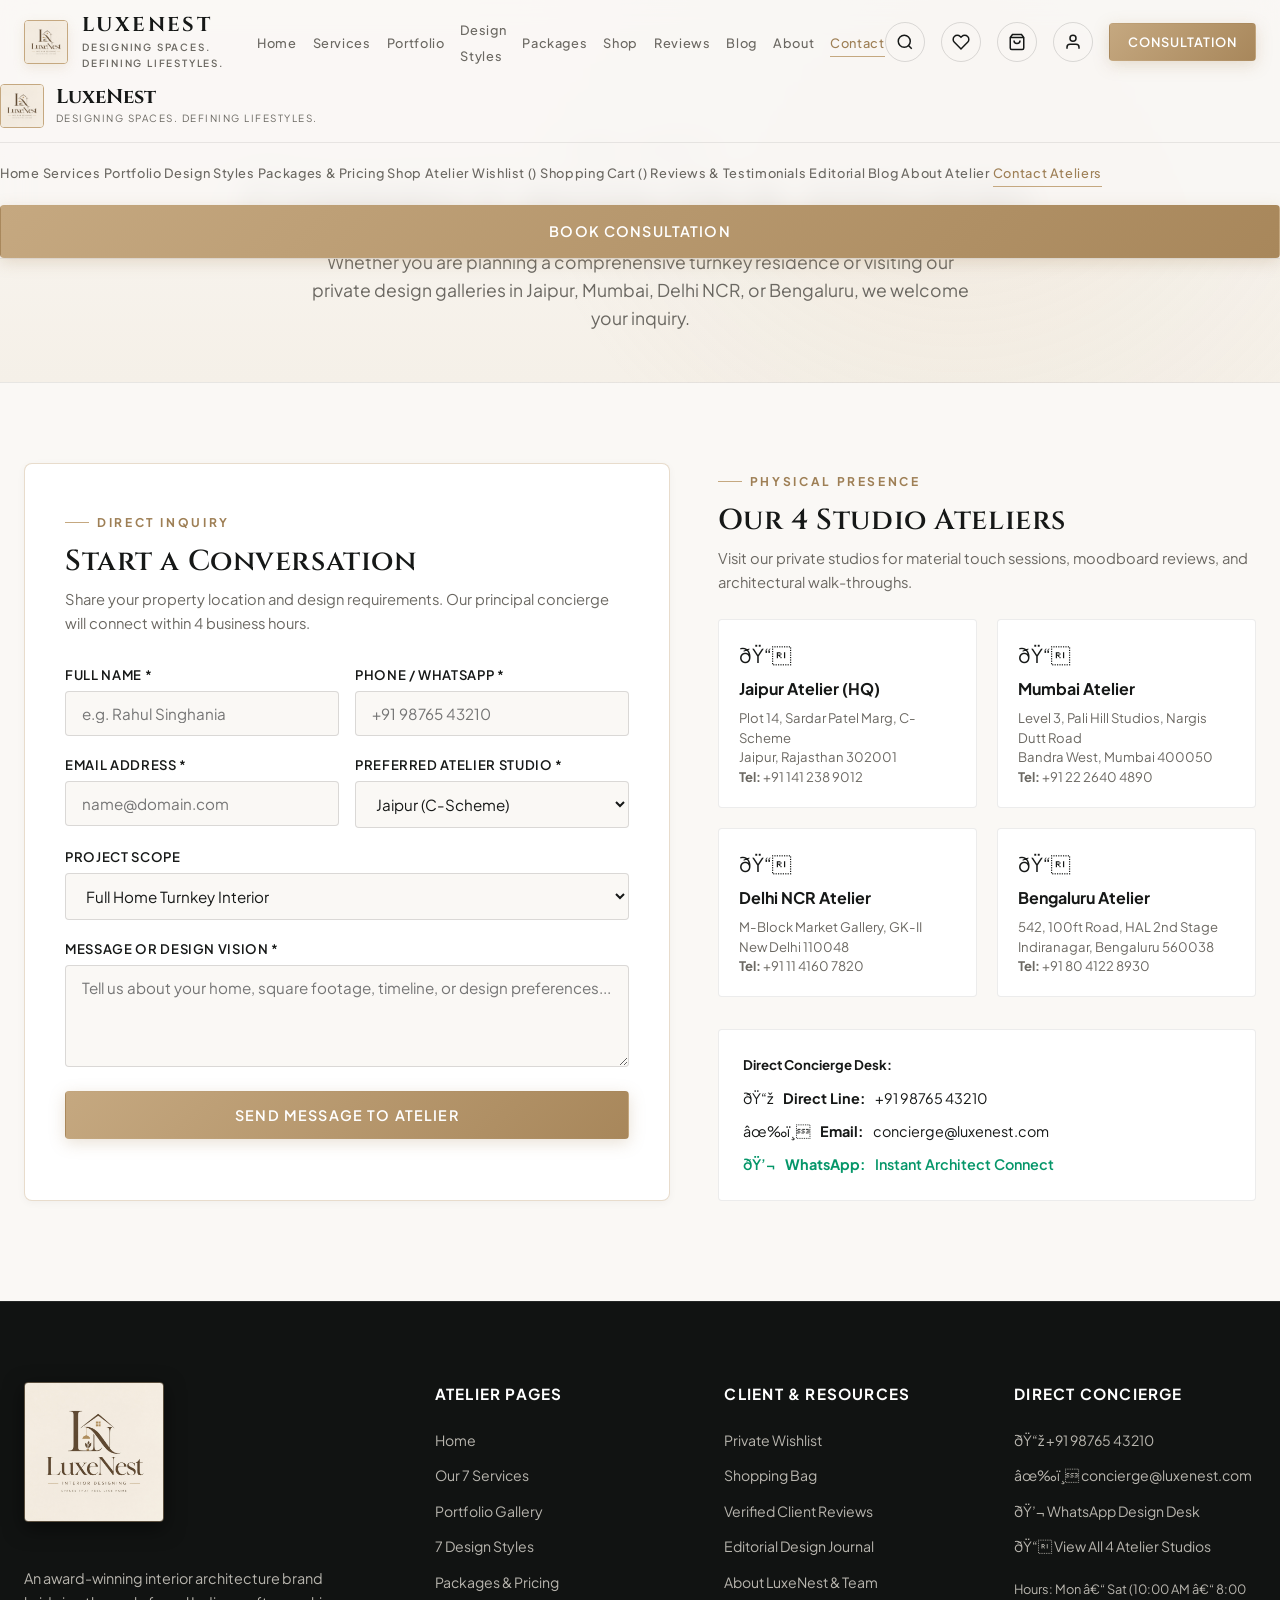
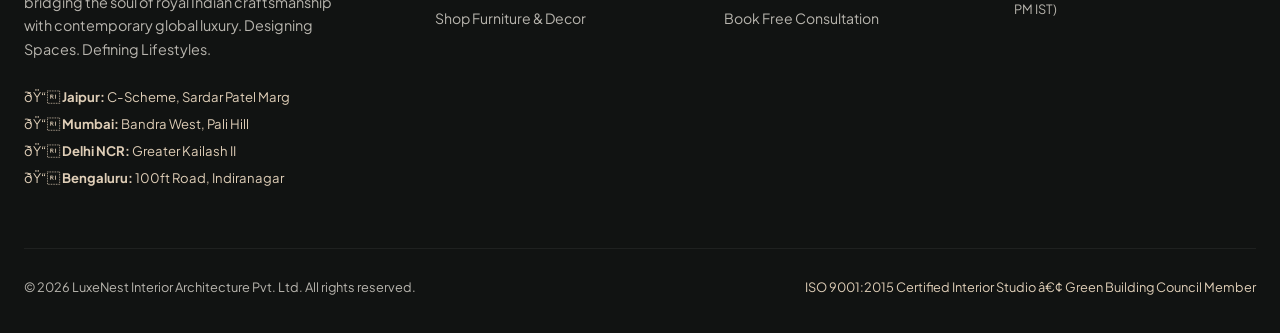
<file: contact.html>
﻿<!DOCTYPE html>
<html lang="en">
<head>
  <meta charset="UTF-8">
  <meta name="viewport" content="width=device-width, initial-scale=1.0">
  <title>Contact Ateliers â€” LuxeNest Luxury Interior Architecture</title>
  <meta name="description" content="Connect with LuxeNest interior design studios in Jaipur, Mumbai, Delhi NCR, and Bengaluru. Direct phone, email, WhatsApp concierge, and project inquiry form.">
  <link rel="stylesheet" href="styles.css">
  <link rel="icon" type="image/jpeg" href="images/logo.jpg">
  <!-- Meta Pixel Code -->
  <script>
    !function(f,b,e,v,n,t,s)
    {if(f.fbq)return;n=f.fbq=function(){n.callMethod?
    n.callMethod.apply(n,arguments):n.queue.push(arguments)};
    if(!f._fbq)f._fbq=n;n.push=n;n.loaded=!0;n.version='2.0';
    n.queue=[];t=b.createElement(e);t.async=!0;
    t.src=v;s=b.getElementsByTagName(e)[0];
    s.parentNode.insertBefore(t,s)}(window, document,'script',
    'https://connect.facebook.net/en_US/fbevents.js');
    fbq('init', '1808943343444326');
    fbq('track', 'PageView');
  </script>
  <noscript><img height="1" width="1" style="display:none"
    src="https://www.facebook.com/tr?id=1808943343444326&ev=PageView&noscript=1"
  /></noscript>
  <!-- End Meta Pixel Code -->
</head>
<body>

  <!-- Site Header & Navigation -->
  <header class="site-header" id="header">
    <div class="container nav-container">
      <a href="index.html" class="brand-logo" aria-label="LuxeNest Home">
        <img src="images/logo.jpg" alt="LuxeNest Interior Designing Logo" class="site-logo-img">
        <div>
          <span class="logo-text">LuxeNest</span>
          <span class="logo-tagline">Designing Spaces. Defining Lifestyles.</span>
        </div>
      </a>

      <nav aria-label="Main Navigation">
        <ul class="nav-links">
          <li><a href="index.html" class="nav-link">Home</a></li>
          <li><a href="services.html" class="nav-link">Services</a></li>
          <li><a href="portfolio.html" class="nav-link">Portfolio</a></li>
          <li><a href="design-styles.html" class="nav-link">Design Styles</a></li>
          <li><a href="packages.html" class="nav-link">Packages</a></li>
          <li><a href="shop.html" class="nav-link">Shop</a></li>
          <li><a href="reviews.html" class="nav-link">Reviews</a></li>
          <li><a href="blog.html" class="nav-link">Blog</a></li>
          <li><a href="about.html" class="nav-link">About</a></li>
          <li><a href="contact.html" class="nav-link active">Contact</a></li>
        </ul>
      </nav>

      <div class="nav-actions">
        <button class="nav-icon-btn open-search-btn" aria-label="Search LuxeNest">
          <svg width="18" height="18" viewBox="0 0 24 24" fill="none" stroke="currentColor" stroke-width="2">
            <circle cx="11" cy="11" r="8"></circle>
            <line x1="21" y1="21" x2="16.65" y2="16.65"></line>
          </svg>
        </button>

        <a href="wishlist.html" class="nav-icon-btn" aria-label="Wishlist">
          <svg width="18" height="18" viewBox="0 0 24 24" fill="none" stroke="currentColor" stroke-width="2">
            <path d="M20.84 4.61a5.5 5.5 0 0 0-7.78 0L12 5.67l-1.06-1.06a5.5 5.5 0 0 0-7.78 7.78l1.06 1.06L12 21.23l7.78-7.78 1.06-1.06a5.5 5.5 0 0 0 0-7.78z"></path>
          </svg>
          <span class="nav-badge wishlist-badge" style="display:none;">0</span>
        </a>

        <a href="cart.html" class="nav-icon-btn" aria-label="Shopping Cart">
          <svg width="18" height="18" viewBox="0 0 24 24" fill="none" stroke="currentColor" stroke-width="2">
            <path d="M6 2L3 6v14a2 2 0 0 0 2 2h14a2 2 0 0 0 2-2V6l-3-4z"></path>
            <line x1="3" y1="6" x2="21" y2="6"></line>
            <path d="M16 10a4 4 0 0 1-8 0"></path>
          </svg>
          <span class="nav-badge cart-badge" style="display:none;">0</span>
        </a>

        <button class="nav-icon-btn open-user-btn" aria-label="Client Portal">
          <svg width="18" height="18" viewBox="0 0 24 24" fill="none" stroke="currentColor" stroke-width="2">
            <path d="M20 21v-2a4 4 0 0 0-4-4H8a4 4 0 0 0-4 4v2"></path>
            <circle cx="12" cy="7" r="4"></circle>
          </svg>
        </button>

        <a href="consultation.html" class="btn btn-gold btn-sm nav-cta-btn">Consultation</a>

        <button class="mobile-menu-btn" id="mobileMenuBtn" aria-label="Toggle navigation menu">
          <svg width="24" height="24" viewBox="0 0 24 24" fill="none" stroke="currentColor" stroke-width="2">
            <line x1="3" y1="12" x2="21" y2="12"></line>
            <line x1="3" y1="6" x2="21" y2="6"></line>
            <line x1="3" y1="18" x2="21" y2="18"></line>
          </svg>
        </button>
      </div>
    </div>

    <!-- Mobile Drawer Navigation -->
    <div class="mobile-nav-drawer" id="mobileDrawer">
      <div style="display: flex; align-items: center; gap: 12px; margin-bottom: 16px; padding-bottom: 14px; border-bottom: 1px solid var(--border-subtle);">
        <img src="images/logo.jpg" alt="LuxeNest Logo" style="width: 44px; height: 44px; border-radius: 4px; border: 1.5px solid var(--accent-gold); object-fit: cover;">
        <div>
          <div style="font-family: var(--font-serif); font-size: 1.25rem; font-weight: 700; color: var(--text-main); line-height: 1.1;">LuxeNest</div>
          <div style="font-size: 0.62rem; color: var(--text-muted); text-transform: uppercase; letter-spacing: 0.15em; margin-top: 3px;">Designing Spaces. Defining Lifestyles.</div>
        </div>
      </div>
      <a href="index.html" class="nav-link drawer-link">Home</a>
      <a href="services.html" class="nav-link drawer-link">Services</a>
      <a href="portfolio.html" class="nav-link drawer-link">Portfolio</a>
      <a href="design-styles.html" class="nav-link drawer-link">Design Styles</a>
      <a href="packages.html" class="nav-link drawer-link">Packages & Pricing</a>
      <a href="shop.html" class="nav-link drawer-link">Shop Atelier</a>
      <a href="wishlist.html" class="nav-link drawer-link">Wishlist (<span class="wishlist-badge">0</span>)</a>
      <a href="cart.html" class="nav-link drawer-link">Shopping Cart (<span class="cart-badge">0</span>)</a>
      <a href="reviews.html" class="nav-link drawer-link">Reviews & Testimonials</a>
      <a href="blog.html" class="nav-link drawer-link">Editorial Blog</a>
      <a href="about.html" class="nav-link drawer-link">About Atelier</a>
      <a href="contact.html" class="nav-link drawer-link active">Contact Ateliers</a>
      <div style="margin-top: 20px;">
        <a href="consultation.html" class="btn btn-gold" style="width: 100%; text-align: center;">Book Consultation</a>
      </div>
    </div>
  </header>

  <!-- Page Header Banner -->
  <section class="page-header-banner">
    <div class="container">
      <nav class="breadcrumb-nav" aria-label="Breadcrumb">
        <a href="index.html">Home</a>
        <span class="breadcrumb-separator">/</span>
        <span>Contact</span>
      </nav>
      <h1 class="page-title">Connect with Our Ateliers</h1>
      <p class="page-subtitle">
        Whether you are planning a comprehensive turnkey residence or visiting our private design galleries in Jaipur, Mumbai, Delhi NCR, or Bengaluru, we welcome your inquiry.
      </p>
    </div>
  </section>

  <!-- Contact Main Section -->
  <main style="padding: 80px 0 100px 0;">
    <div class="container">
      <div class="contact-layout-grid">
        <!-- Inquiry Form -->
        <div style="background: var(--bg-surface); padding: 40px; border-radius: var(--radius-md); border: 1px solid var(--border-gold); box-shadow: var(--shadow-sm);">
          <span class="section-label">Direct Inquiry</span>
          <h3 style="font-size: 1.8rem; margin-bottom: 8px;">Start a Conversation</h3>
          <p style="font-size: 0.92rem; color: var(--text-muted); margin-bottom: 28px;">
            Share your property location and design requirements. Our principal concierge will connect within 4 business hours.
          </p>

          <form id="contactPageForm">
            <div class="form-row">
              <div class="form-group">
                <label class="form-label" for="contactName">Full Name *</label>
                <input type="text" id="contactName" class="form-control" required placeholder="e.g. Rahul Singhania">
              </div>
              <div class="form-group">
                <label class="form-label" for="contactPhone">Phone / WhatsApp *</label>
                <input type="tel" id="contactPhone" class="form-control" required placeholder="+91 98765 43210">
              </div>
            </div>

            <div class="form-row">
              <div class="form-group">
                <label class="form-label" for="contactEmail">Email Address *</label>
                <input type="email" id="contactEmail" class="form-control" required placeholder="name@domain.com">
              </div>
              <div class="form-group">
                <label class="form-label" for="contactStudio">Preferred Atelier Studio *</label>
                <select id="contactStudio" class="form-control" required>
                  <option value="Jaipur">Jaipur (C-Scheme)</option>
                  <option value="Mumbai">Mumbai (Bandra West)</option>
                  <option value="Delhi NCR">Delhi NCR (Greater Kailash II)</option>
                  <option value="Bengaluru">Bengaluru (Indiranagar)</option>
                  <option value="Online">Online / Digital Atelier</option>
                </select>
              </div>
            </div>

            <div class="form-group">
              <label class="form-label" for="contactSubject">Project Scope</label>
              <select id="contactSubject" class="form-control">
                <option value="Full Home Turnkey Interior">Full Home Turnkey Interior</option>
                <option value="Living & Dining Renovation">Living & Dining Renovation</option>
                <option value="Modular Kitchen & Wardrobes">Modular Kitchen & Wardrobes</option>
                <option value="Heritage Restorations & Villas">Heritage Restorations & Villas</option>
                <option value="Shop & Custom Furniture Order">Shop & Custom Furniture Order</option>
              </select>
            </div>

            <div class="form-group">
              <label class="form-label" for="contactMessage">Message or Design Vision *</label>
              <textarea id="contactMessage" class="form-control" rows="4" required placeholder="Tell us about your home, square footage, timeline, or design preferences..."></textarea>
            </div>

            <button type="submit" class="btn btn-gold" style="width: 100%; padding: 14px;">Send Message to Atelier</button>
          </form>
        </div>

        <!-- Ateliers & Direct Contact Info -->
        <div>
          <span class="section-label">Physical Presence</span>
          <h3 style="font-size: 1.8rem; margin-bottom: 8px;">Our 4 Studio Ateliers</h3>
          <p style="font-size: 0.92rem; color: var(--text-muted); margin-bottom: 24px;">
            Visit our private studios for material touch sessions, moodboard reviews, and architectural walk-throughs.
          </p>

          <div class="ateliers-grid">
            <!-- Studio 1: Jaipur -->
            <div class="atelier-card">
              <div style="font-size: 1.2rem; margin-bottom: 6px;">ðŸ“</div>
              <h5>Jaipur Atelier (HQ)</h5>
              <p>
                Plot 14, Sardar Patel Marg, C-Scheme<br>
                Jaipur, Rajasthan 302001<br>
                <strong>Tel:</strong> +91 141 238 9012
              </p>
            </div>

            <!-- Studio 2: Mumbai -->
            <div class="atelier-card">
              <div style="font-size: 1.2rem; margin-bottom: 6px;">ðŸ“</div>
              <h5>Mumbai Atelier</h5>
              <p>
                Level 3, Pali Hill Studios, Nargis Dutt Road<br>
                Bandra West, Mumbai 400050<br>
                <strong>Tel:</strong> +91 22 2640 4890
              </p>
            </div>

            <!-- Studio 3: Delhi NCR -->
            <div class="atelier-card">
              <div style="font-size: 1.2rem; margin-bottom: 6px;">ðŸ“</div>
              <h5>Delhi NCR Atelier</h5>
              <p>
                M-Block Market Gallery, GK-II<br>
                New Delhi 110048<br>
                <strong>Tel:</strong> +91 11 4160 7820
              </p>
            </div>

            <!-- Studio 4: Bengaluru -->
            <div class="atelier-card">
              <div style="font-size: 1.2rem; margin-bottom: 6px;">ðŸ“</div>
              <h5>Bengaluru Atelier</h5>
              <p>
                542, 100ft Road, HAL 2nd Stage<br>
                Indiranagar, Bengaluru 560038<br>
                <strong>Tel:</strong> +91 80 4122 8930
              </p>
            </div>
          </div>

          <!-- Direct Concierge Bar -->
          <div style="margin-top: 32px; background: var(--bg-surface); padding: 24px; border-radius: var(--radius-sm); border: 1px solid var(--border-subtle);">
            <h5 style="margin-bottom: 12px; font-family: var(--font-sans); font-weight: 700;">Direct Concierge Desk:</h5>
            <div style="display: flex; flex-direction: column; gap: 10px; font-size: 0.9rem;">
              <a href="tel:+919876543210" style="color: var(--text-main); text-decoration: none; display: flex; align-items: center; gap: 10px;">
                <span>ðŸ“ž</span> <strong>Direct Line:</strong> +91 98765 43210
              </a>
              <a href="mailto:concierge@luxenest.com" style="color: var(--text-main); text-decoration: none; display: flex; align-items: center; gap: 10px;">
                <span>âœ‰ï¸</span> <strong>Email:</strong> concierge@luxenest.com
              </a>
              <a href="https://wa.me/919876543210" target="_blank" rel="noopener" style="color: #059669; text-decoration: none; display: flex; align-items: center; gap: 10px; font-weight: 600;">
                <span>ðŸ’¬</span> <strong>WhatsApp:</strong> Instant Architect Connect
              </a>
            </div>
          </div>
        </div>
      </div>
    </div>
  </main>

  <!-- Universal Search Overlay Modal -->
  <div class="search-overlay" id="searchOverlay" role="dialog" aria-modal="true" aria-label="Site Search">
    <div class="search-modal-container">
      <div class="search-bar-wrap">
        <svg width="22" height="22" viewBox="0 0 24 24" fill="none" stroke="currentColor" stroke-width="2">
          <circle cx="11" cy="11" r="8"></circle>
          <line x1="21" y1="21" x2="16.65" y2="16.65"></line>
        </svg>
        <input type="search" id="globalSearchInput" placeholder="Search services, furniture, styles, or projects..." autocomplete="off">
        <button class="search-close-btn" id="searchCloseBtn" aria-label="Close search">&times;</button>
      </div>
      <div id="searchResultsContainer"></div>
    </div>
  </div>

  <!-- User Demo Account Modal -->
  <div class="modal-backdrop" id="userAccountModal" role="dialog" aria-modal="true" aria-label="Client Sign In">
    <div class="modal-dialog" style="max-width: 440px;">
      <button class="modal-close-btn" id="userModalCloseBtn" aria-label="Close modal">&times;</button>
      <div style="text-align: center; margin-bottom: 24px;">
        <img src="images/logo.jpg" alt="LuxeNest Logo" style="width: 54px; height: 54px; border-radius: 6px; border: 1.5px solid var(--accent-gold); margin-bottom: 12px; object-fit: cover;">
        <h3 style="font-family: var(--font-serif); font-size: 1.5rem; margin-bottom: 6px;">Client Atelier Portal</h3>
        <p style="color: var(--text-muted); font-size: 0.88rem;">Sign in to review your design milestones, saved collections, and quotes.</p>
      </div>
      <form id="userLoginForm">
        <div class="form-group" style="margin-bottom: 16px;">
          <label class="form-label" for="userEmail">Registered Email</label>
          <input type="email" id="userEmail" class="form-control" placeholder="client@luxenest.com" required value="client@luxenest.com">
        </div>
        <div class="form-group" style="margin-bottom: 20px;">
          <label class="form-label" for="userPassword">Password</label>
          <input type="password" id="userPassword" class="form-control" value="â€¢â€¢â€¢â€¢â€¢â€¢â€¢â€¢" required>
        </div>
        <button type="submit" class="btn btn-gold" style="width: 100%; padding: 12px;">Sign In to Portal</button>
      </form>
    </div>
  </div>

  <!-- Toast Notification Container -->
  <div class="toast-msg" id="toastMsg" role="alert"></div>

  <!-- Site Footer -->
  <footer class="site-footer">
    <div class="container">
      <div class="footer-grid">
        <div class="footer-brand">
          <a href="index.html" class="footer-logo-card" aria-label="LuxeNest Home">
            <img src="images/logo.jpg" alt="LuxeNest Interior Designing" class="footer-logo-img">
          </a>
          <p>
            An award-winning interior architecture brand bridging the soul of royal Indian craftsmanship with contemporary global luxury. Designing Spaces. Defining Lifestyles.
          </p>
          <div class="footer-studios">
            <span>ðŸ“ <strong>Jaipur:</strong> C-Scheme, Sardar Patel Marg</span>
            <span>ðŸ“ <strong>Mumbai:</strong> Bandra West, Pali Hill</span>
            <span>ðŸ“ <strong>Delhi NCR:</strong> Greater Kailash II</span>
            <span>ðŸ“ <strong>Bengaluru:</strong> 100ft Road, Indiranagar</span>
          </div>
        </div>

        <div class="footer-col">
          <h5>Atelier Pages</h5>
          <ul class="footer-links">
            <li><a href="index.html">Home</a></li>
            <li><a href="services.html">Our 7 Services</a></li>
            <li><a href="portfolio.html">Portfolio Gallery</a></li>
            <li><a href="design-styles.html">7 Design Styles</a></li>
            <li><a href="packages.html">Packages & Pricing</a></li>
            <li><a href="shop.html">Shop Furniture & Decor</a></li>
          </ul>
        </div>

        <div class="footer-col">
          <h5>Client & Resources</h5>
          <ul class="footer-links">
            <li><a href="wishlist.html">Private Wishlist</a></li>
            <li><a href="cart.html">Shopping Bag</a></li>
            <li><a href="reviews.html">Verified Client Reviews</a></li>
            <li><a href="blog.html">Editorial Design Journal</a></li>
            <li><a href="about.html">About LuxeNest & Team</a></li>
            <li><a href="consultation.html">Book Free Consultation</a></li>
          </ul>
        </div>

        <div class="footer-col">
          <h5>Direct Concierge</h5>
          <ul class="footer-links">
            <li><a href="tel:+919876543210">ðŸ“ž +91 98765 43210</a></li>
            <li><a href="mailto:concierge@luxenest.com">âœ‰ï¸ concierge@luxenest.com</a></li>
            <li><a href="https://wa.me/919876543210" target="_blank" rel="noopener">ðŸ’¬ WhatsApp Design Desk</a></li>
            <li><a href="contact.html">ðŸ“ View All 4 Atelier Studios</a></li>
            <li><span style="color: var(--text-inverse-muted); font-size: 0.8rem; display: inline-block; margin-top: 10px;">Hours: Mon â€“ Sat (10:00 AM â€“ 8:00 PM IST)</span></li>
          </ul>
        </div>
      </div>

      <div class="footer-bottom">
        <p>&copy; 2026 LuxeNest Interior Architecture Pvt. Ltd. All rights reserved.</p>
        <p style="color: var(--accent-gold-light);">ISO 9001:2015 Certified Interior Studio â€¢ Green Building Council Member</p>
      </div>
    </div>
  </footer>

  <script src="shop-data.js"></script>
  <script src="app.js"></script>
</body>
</html>
</file>
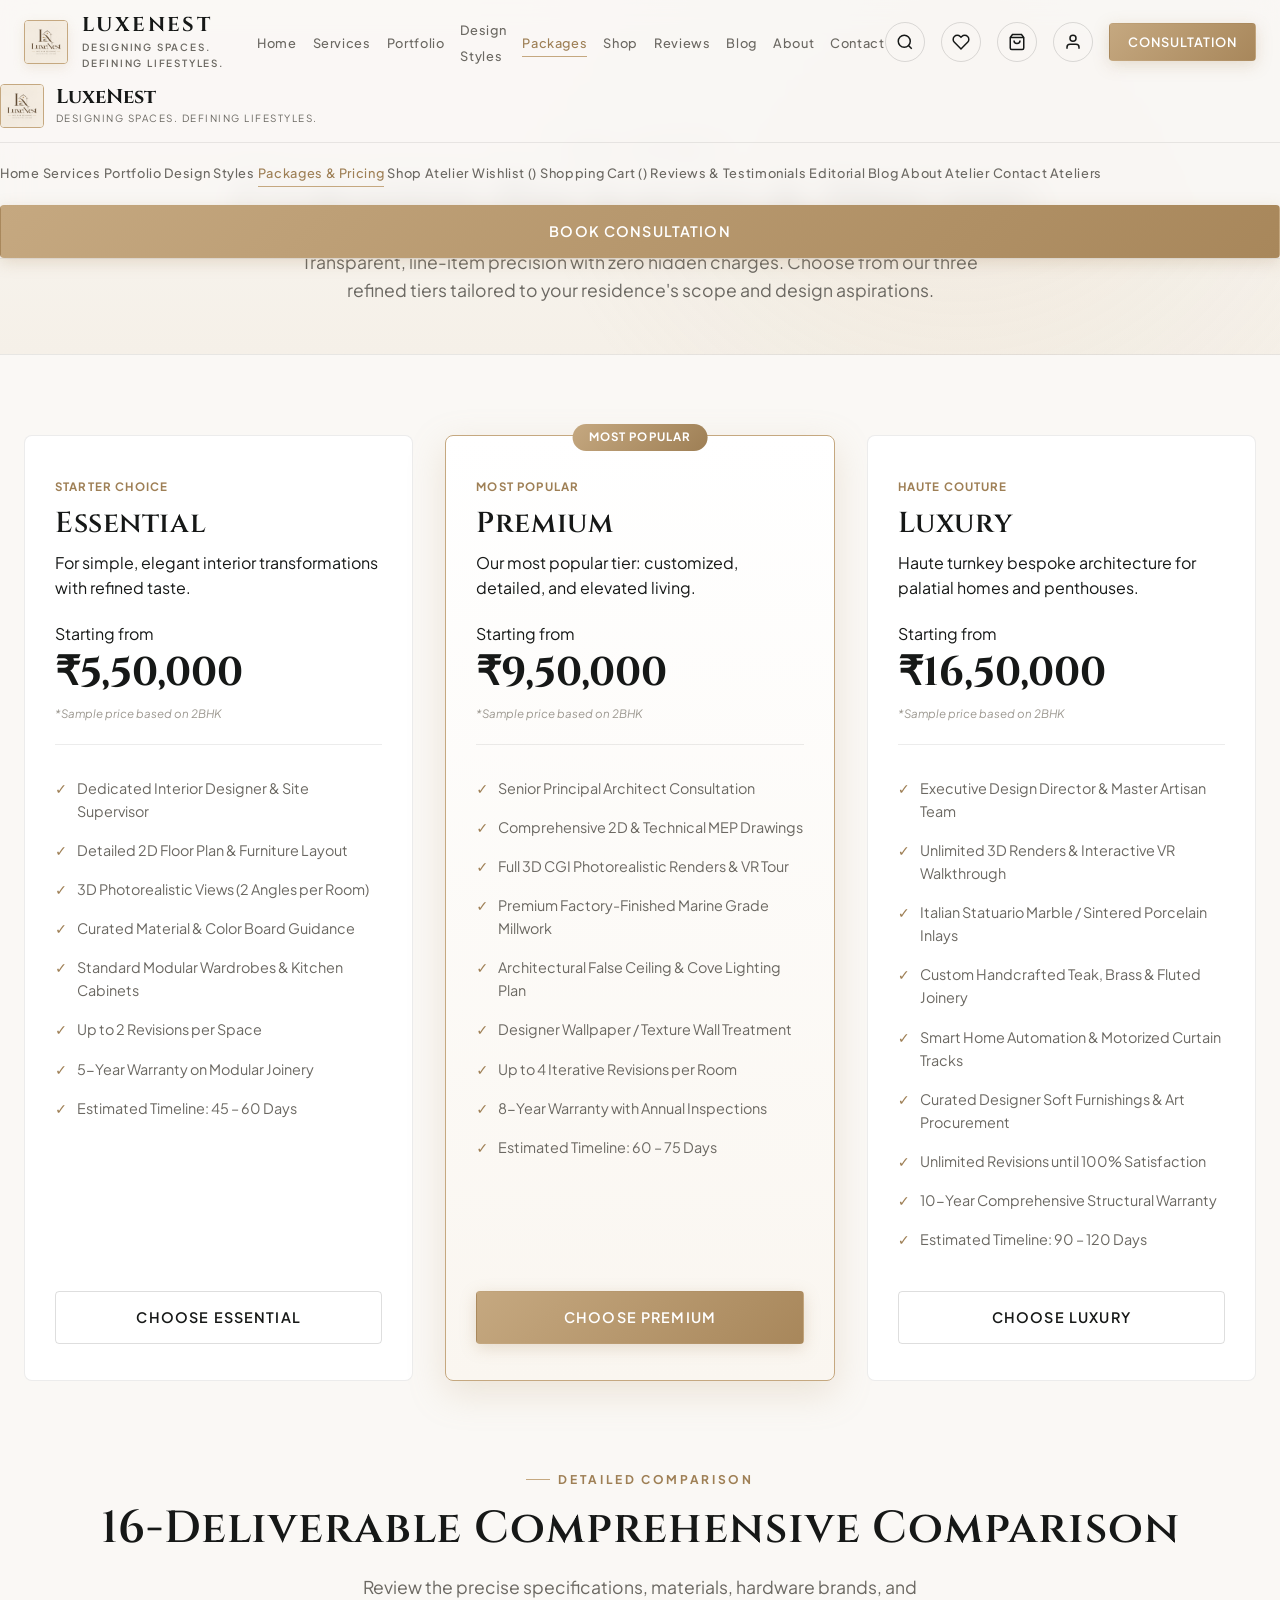
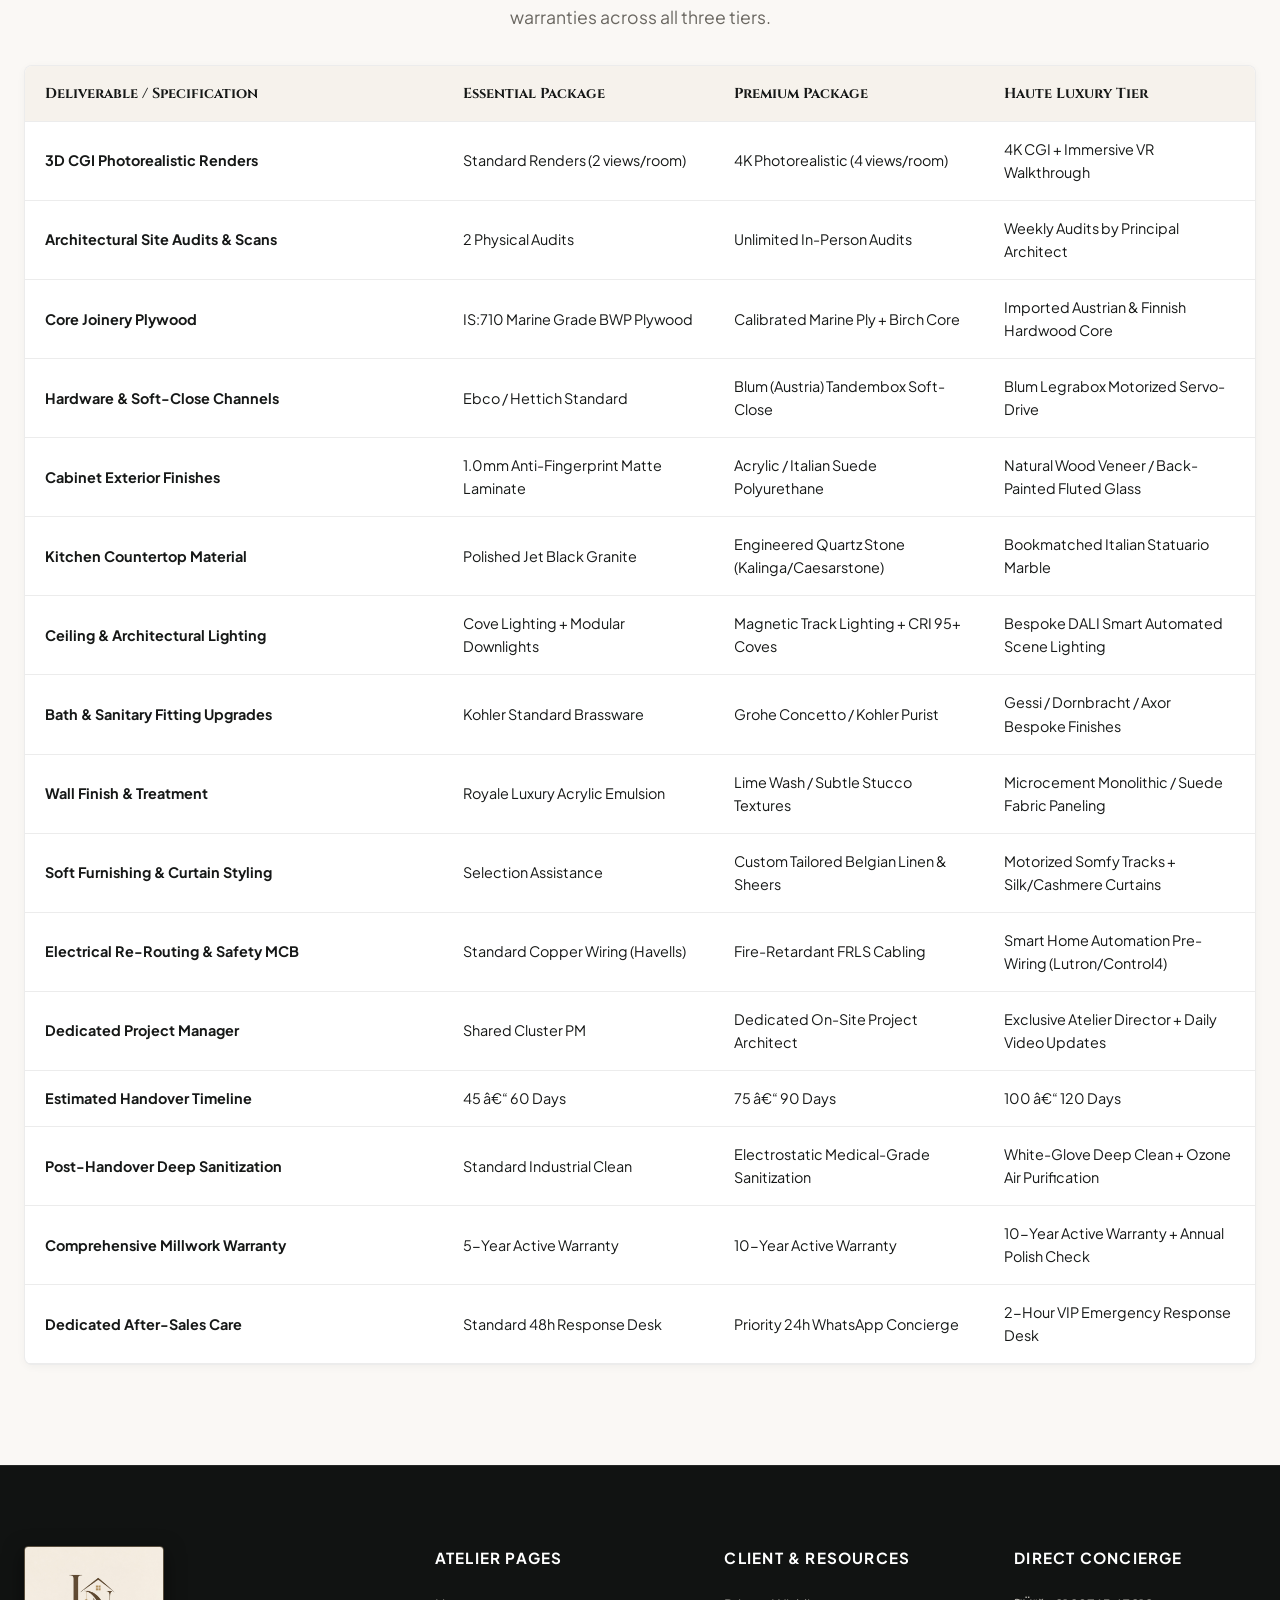
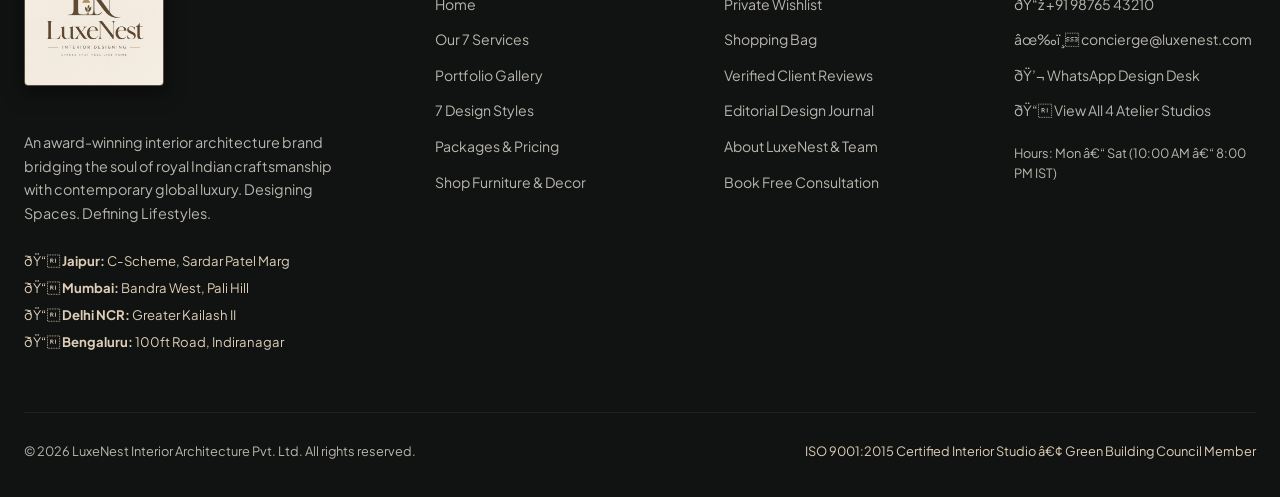
<file: packages.html>
﻿<!DOCTYPE html>
<html lang="en">
<head>
  <meta charset="UTF-8">
  <meta name="viewport" content="width=device-width, initial-scale=1.0">
  <title>Packages & Pricing â€” LuxeNest Luxury Interior Architecture</title>
  <meta name="description" content="Transparent, itemized pricing tiers for luxury interior design: Essential, Premium, and Haute Luxury. Compare 16 key deliverables and warranty terms.">
  <link rel="stylesheet" href="styles.css">
  <link rel="icon" type="image/jpeg" href="images/logo.jpg">
  <!-- Meta Pixel Code -->
  <script>
    !function(f,b,e,v,n,t,s)
    {if(f.fbq)return;n=f.fbq=function(){n.callMethod?
    n.callMethod.apply(n,arguments):n.queue.push(arguments)};
    if(!f._fbq)f._fbq=n;n.push=n;n.loaded=!0;n.version='2.0';
    n.queue=[];t=b.createElement(e);t.async=!0;
    t.src=v;s=b.getElementsByTagName(e)[0];
    s.parentNode.insertBefore(t,s)}(window, document,'script',
    'https://connect.facebook.net/en_US/fbevents.js');
    fbq('init', '1808943343444326');
    fbq('track', 'PageView');
  </script>
  <noscript><img height="1" width="1" style="display:none"
    src="https://www.facebook.com/tr?id=1808943343444326&ev=PageView&noscript=1"
  /></noscript>
  <!-- End Meta Pixel Code -->
</head>
<body>

  <!-- Site Header & Navigation -->
  <header class="site-header" id="header">
    <div class="container nav-container">
      <a href="index.html" class="brand-logo" aria-label="LuxeNest Home">
        <img src="images/logo.jpg" alt="LuxeNest Interior Designing Logo" class="site-logo-img">
        <div>
          <span class="logo-text">LuxeNest</span>
          <span class="logo-tagline">Designing Spaces. Defining Lifestyles.</span>
        </div>
      </a>

      <nav aria-label="Main Navigation">
        <ul class="nav-links">
          <li><a href="index.html" class="nav-link">Home</a></li>
          <li><a href="services.html" class="nav-link">Services</a></li>
          <li><a href="portfolio.html" class="nav-link">Portfolio</a></li>
          <li><a href="design-styles.html" class="nav-link">Design Styles</a></li>
          <li><a href="packages.html" class="nav-link active">Packages</a></li>
          <li><a href="shop.html" class="nav-link">Shop</a></li>
          <li><a href="reviews.html" class="nav-link">Reviews</a></li>
          <li><a href="blog.html" class="nav-link">Blog</a></li>
          <li><a href="about.html" class="nav-link">About</a></li>
          <li><a href="contact.html" class="nav-link">Contact</a></li>
        </ul>
      </nav>

      <div class="nav-actions">
        <button class="nav-icon-btn open-search-btn" aria-label="Search LuxeNest">
          <svg width="18" height="18" viewBox="0 0 24 24" fill="none" stroke="currentColor" stroke-width="2">
            <circle cx="11" cy="11" r="8"></circle>
            <line x1="21" y1="21" x2="16.65" y2="16.65"></line>
          </svg>
        </button>

        <a href="wishlist.html" class="nav-icon-btn" aria-label="Wishlist">
          <svg width="18" height="18" viewBox="0 0 24 24" fill="none" stroke="currentColor" stroke-width="2">
            <path d="M20.84 4.61a5.5 5.5 0 0 0-7.78 0L12 5.67l-1.06-1.06a5.5 5.5 0 0 0-7.78 7.78l1.06 1.06L12 21.23l7.78-7.78 1.06-1.06a5.5 5.5 0 0 0 0-7.78z"></path>
          </svg>
          <span class="nav-badge wishlist-badge" style="display:none;">0</span>
        </a>

        <a href="cart.html" class="nav-icon-btn" aria-label="Shopping Cart">
          <svg width="18" height="18" viewBox="0 0 24 24" fill="none" stroke="currentColor" stroke-width="2">
            <path d="M6 2L3 6v14a2 2 0 0 0 2 2h14a2 2 0 0 0 2-2V6l-3-4z"></path>
            <line x1="3" y1="6" x2="21" y2="6"></line>
            <path d="M16 10a4 4 0 0 1-8 0"></path>
          </svg>
          <span class="nav-badge cart-badge" style="display:none;">0</span>
        </a>

        <button class="nav-icon-btn open-user-btn" aria-label="Client Portal">
          <svg width="18" height="18" viewBox="0 0 24 24" fill="none" stroke="currentColor" stroke-width="2">
            <path d="M20 21v-2a4 4 0 0 0-4-4H8a4 4 0 0 0-4 4v2"></path>
            <circle cx="12" cy="7" r="4"></circle>
          </svg>
        </button>

        <a href="consultation.html" class="btn btn-gold btn-sm nav-cta-btn">Consultation</a>

        <button class="mobile-menu-btn" id="mobileMenuBtn" aria-label="Toggle navigation menu">
          <svg width="24" height="24" viewBox="0 0 24 24" fill="none" stroke="currentColor" stroke-width="2">
            <line x1="3" y1="12" x2="21" y2="12"></line>
            <line x1="3" y1="6" x2="21" y2="6"></line>
            <line x1="3" y1="18" x2="21" y2="18"></line>
          </svg>
        </button>
      </div>
    </div>

    <!-- Mobile Drawer Navigation -->
    <div class="mobile-nav-drawer" id="mobileDrawer">
      <div style="display: flex; align-items: center; gap: 12px; margin-bottom: 16px; padding-bottom: 14px; border-bottom: 1px solid var(--border-subtle);">
        <img src="images/logo.jpg" alt="LuxeNest Logo" style="width: 44px; height: 44px; border-radius: 4px; border: 1.5px solid var(--accent-gold); object-fit: cover;">
        <div>
          <div style="font-family: var(--font-serif); font-size: 1.25rem; font-weight: 700; color: var(--text-main); line-height: 1.1;">LuxeNest</div>
          <div style="font-size: 0.62rem; color: var(--text-muted); text-transform: uppercase; letter-spacing: 0.15em; margin-top: 3px;">Designing Spaces. Defining Lifestyles.</div>
        </div>
      </div>
      <a href="index.html" class="nav-link drawer-link">Home</a>
      <a href="services.html" class="nav-link drawer-link">Services</a>
      <a href="portfolio.html" class="nav-link drawer-link">Portfolio</a>
      <a href="design-styles.html" class="nav-link drawer-link">Design Styles</a>
      <a href="packages.html" class="nav-link drawer-link active">Packages & Pricing</a>
      <a href="shop.html" class="nav-link drawer-link">Shop Atelier</a>
      <a href="wishlist.html" class="nav-link drawer-link">Wishlist (<span class="wishlist-badge">0</span>)</a>
      <a href="cart.html" class="nav-link drawer-link">Shopping Cart (<span class="cart-badge">0</span>)</a>
      <a href="reviews.html" class="nav-link drawer-link">Reviews & Testimonials</a>
      <a href="blog.html" class="nav-link drawer-link">Editorial Blog</a>
      <a href="about.html" class="nav-link drawer-link">About Atelier</a>
      <a href="contact.html" class="nav-link drawer-link">Contact Ateliers</a>
      <div style="margin-top: 20px;">
        <a href="consultation.html" class="btn btn-gold" style="width: 100%; text-align: center;">Book Consultation</a>
      </div>
    </div>
  </header>

  <!-- Page Header Banner -->
  <section class="page-header-banner">
    <div class="container">
      <nav class="breadcrumb-nav" aria-label="Breadcrumb">
        <a href="index.html">Home</a>
        <span class="breadcrumb-separator">/</span>
        <span>Packages</span>
      </nav>
      <h1 class="page-title">Curated Packages & Pricing</h1>
      <p class="page-subtitle">
        Transparent, line-item precision with zero hidden charges. Choose from our three refined tiers tailored to your residence's scope and design aspirations.
      </p>
    </div>
  </section>

  <!-- Packages Main Section -->
  <main style="padding: 80px 0 100px 0;">
    <div class="container">
      <!-- 3 Tier Cards (Rendered by app.js from shop-data.js) -->
      <div class="packages-row" id="packagesCardsRow">
        <!-- Rendered dynamically -->
      </div>

      <!-- Comparison Section -->
      <div style="margin-top: 80px;">
        <div style="text-align: center; margin-bottom: 32px;">
          <span class="section-label">Detailed Comparison</span>
          <h2 class="section-title">16-Deliverable Comprehensive Comparison</h2>
          <p class="section-desc" style="margin: 0 auto;">Review the precise specifications, materials, hardware brands, and warranties across all three tiers.</p>
        </div>

        <div class="compare-table-wrap">
          <table class="compare-table">
            <thead>
              <tr>
                <th style="width: 34%;">Deliverable / Specification</th>
                <th style="width: 22%;">Essential Package</th>
                <th style="width: 22%;">Premium Package</th>
                <th style="width: 22%;">Haute Luxury Tier</th>
              </tr>
            </thead>
            <tbody>
              <tr>
                <td><strong>3D CGI Photorealistic Renders</strong></td>
                <td>Standard Renders (2 views/room)</td>
                <td>4K Photorealistic (4 views/room)</td>
                <td>4K CGI + Immersive VR Walkthrough</td>
              </tr>
              <tr>
                <td><strong>Architectural Site Audits & Scans</strong></td>
                <td>2 Physical Audits</td>
                <td>Unlimited In-Person Audits</td>
                <td>Weekly Audits by Principal Architect</td>
              </tr>
              <tr>
                <td><strong>Core Joinery Plywood</strong></td>
                <td>IS:710 Marine Grade BWP Plywood</td>
                <td>Calibrated Marine Ply + Birch Core</td>
                <td>Imported Austrian & Finnish Hardwood Core</td>
              </tr>
              <tr>
                <td><strong>Hardware & Soft-Close Channels</strong></td>
                <td>Ebco / Hettich Standard</td>
                <td>Blum (Austria) Tandembox Soft-Close</td>
                <td>Blum Legrabox Motorized Servo-Drive</td>
              </tr>
              <tr>
                <td><strong>Cabinet Exterior Finishes</strong></td>
                <td>1.0mm Anti-Fingerprint Matte Laminate</td>
                <td>Acrylic / Italian Suede Polyurethane</td>
                <td>Natural Wood Veneer / Back-Painted Fluted Glass</td>
              </tr>
              <tr>
                <td><strong>Kitchen Countertop Material</strong></td>
                <td>Polished Jet Black Granite</td>
                <td>Engineered Quartz Stone (Kalinga/Caesarstone)</td>
                <td>Bookmatched Italian Statuario Marble</td>
              </tr>
              <tr>
                <td><strong>Ceiling & Architectural Lighting</strong></td>
                <td>Cove Lighting + Modular Downlights</td>
                <td>Magnetic Track Lighting + CRI 95+ Coves</td>
                <td>Bespoke DALI Smart Automated Scene Lighting</td>
              </tr>
              <tr>
                <td><strong>Bath & Sanitary Fitting Upgrades</strong></td>
                <td>Kohler Standard Brassware</td>
                <td>Grohe Concetto / Kohler Purist</td>
                <td>Gessi / Dornbracht / Axor Bespoke Finishes</td>
              </tr>
              <tr>
                <td><strong>Wall Finish & Treatment</strong></td>
                <td>Royale Luxury Acrylic Emulsion</td>
                <td>Lime Wash / Subtle Stucco Textures</td>
                <td>Microcement Monolithic / Suede Fabric Paneling</td>
              </tr>
              <tr>
                <td><strong>Soft Furnishing & Curtain Styling</strong></td>
                <td>Selection Assistance</td>
                <td>Custom Tailored Belgian Linen & Sheers</td>
                <td>Motorized Somfy Tracks + Silk/Cashmere Curtains</td>
              </tr>
              <tr>
                <td><strong>Electrical Re-Routing & Safety MCB</strong></td>
                <td>Standard Copper Wiring (Havells)</td>
                <td>Fire-Retardant FRLS Cabling</td>
                <td>Smart Home Automation Pre-Wiring (Lutron/Control4)</td>
              </tr>
              <tr>
                <td><strong>Dedicated Project Manager</strong></td>
                <td>Shared Cluster PM</td>
                <td>Dedicated On-Site Project Architect</td>
                <td>Exclusive Atelier Director + Daily Video Updates</td>
              </tr>
              <tr>
                <td><strong>Estimated Handover Timeline</strong></td>
                <td>45 â€“ 60 Days</td>
                <td>75 â€“ 90 Days</td>
                <td>100 â€“ 120 Days</td>
              </tr>
              <tr>
                <td><strong>Post-Handover Deep Sanitization</strong></td>
                <td>Standard Industrial Clean</td>
                <td>Electrostatic Medical-Grade Sanitization</td>
                <td>White-Glove Deep Clean + Ozone Air Purification</td>
              </tr>
              <tr>
                <td><strong>Comprehensive Millwork Warranty</strong></td>
                <td>5-Year Active Warranty</td>
                <td>10-Year Active Warranty</td>
                <td>10-Year Active Warranty + Annual Polish Check</td>
              </tr>
              <tr>
                <td><strong>Dedicated After-Sales Care</strong></td>
                <td>Standard 48h Response Desk</td>
                <td>Priority 24h WhatsApp Concierge</td>
                <td>2-Hour VIP Emergency Response Desk</td>
              </tr>
            </tbody>
          </table>
        </div>
      </div>
    </div>
  </main>

  <!-- Universal Search Overlay Modal -->
  <div class="search-overlay" id="searchOverlay" role="dialog" aria-modal="true" aria-label="Site Search">
    <div class="search-modal-container">
      <div class="search-bar-wrap">
        <svg width="22" height="22" viewBox="0 0 24 24" fill="none" stroke="currentColor" stroke-width="2">
          <circle cx="11" cy="11" r="8"></circle>
          <line x1="21" y1="21" x2="16.65" y2="16.65"></line>
        </svg>
        <input type="search" id="globalSearchInput" placeholder="Search services, furniture, styles, or projects..." autocomplete="off">
        <button class="search-close-btn" id="searchCloseBtn" aria-label="Close search">&times;</button>
      </div>
      <div id="searchResultsContainer"></div>
    </div>
  </div>

  <!-- User Demo Account Modal -->
  <div class="modal-backdrop" id="userAccountModal" role="dialog" aria-modal="true" aria-label="Client Sign In">
    <div class="modal-dialog" style="max-width: 440px;">
      <button class="modal-close-btn" id="userModalCloseBtn" aria-label="Close modal">&times;</button>
      <div style="text-align: center; margin-bottom: 24px;">
        <img src="images/logo.jpg" alt="LuxeNest Logo" style="width: 54px; height: 54px; border-radius: 6px; border: 1.5px solid var(--accent-gold); margin-bottom: 12px; object-fit: cover;">
        <h3 style="font-family: var(--font-serif); font-size: 1.5rem; margin-bottom: 6px;">Client Atelier Portal</h3>
        <p style="color: var(--text-muted); font-size: 0.88rem;">Sign in to review your design milestones, saved collections, and quotes.</p>
      </div>
      <form id="userLoginForm">
        <div class="form-group" style="margin-bottom: 16px;">
          <label class="form-label" for="userEmail">Registered Email</label>
          <input type="email" id="userEmail" class="form-control" placeholder="client@luxenest.com" required value="client@luxenest.com">
        </div>
        <div class="form-group" style="margin-bottom: 20px;">
          <label class="form-label" for="userPassword">Password</label>
          <input type="password" id="userPassword" class="form-control" value="â€¢â€¢â€¢â€¢â€¢â€¢â€¢â€¢" required>
        </div>
        <button type="submit" class="btn btn-gold" style="width: 100%; padding: 12px;">Sign In to Portal</button>
      </form>
    </div>
  </div>

  <!-- Toast Notification Container -->
  <div class="toast-msg" id="toastMsg" role="alert"></div>

  <!-- Site Footer -->
  <footer class="site-footer">
    <div class="container">
      <div class="footer-grid">
        <div class="footer-brand">
          <a href="index.html" class="footer-logo-card" aria-label="LuxeNest Home">
            <img src="images/logo.jpg" alt="LuxeNest Interior Designing" class="footer-logo-img">
          </a>
          <p>
            An award-winning interior architecture brand bridging the soul of royal Indian craftsmanship with contemporary global luxury. Designing Spaces. Defining Lifestyles.
          </p>
          <div class="footer-studios">
            <span>ðŸ“ <strong>Jaipur:</strong> C-Scheme, Sardar Patel Marg</span>
            <span>ðŸ“ <strong>Mumbai:</strong> Bandra West, Pali Hill</span>
            <span>ðŸ“ <strong>Delhi NCR:</strong> Greater Kailash II</span>
            <span>ðŸ“ <strong>Bengaluru:</strong> 100ft Road, Indiranagar</span>
          </div>
        </div>

        <div class="footer-col">
          <h5>Atelier Pages</h5>
          <ul class="footer-links">
            <li><a href="index.html">Home</a></li>
            <li><a href="services.html">Our 7 Services</a></li>
            <li><a href="portfolio.html">Portfolio Gallery</a></li>
            <li><a href="design-styles.html">7 Design Styles</a></li>
            <li><a href="packages.html">Packages & Pricing</a></li>
            <li><a href="shop.html">Shop Furniture & Decor</a></li>
          </ul>
        </div>

        <div class="footer-col">
          <h5>Client & Resources</h5>
          <ul class="footer-links">
            <li><a href="wishlist.html">Private Wishlist</a></li>
            <li><a href="cart.html">Shopping Bag</a></li>
            <li><a href="reviews.html">Verified Client Reviews</a></li>
            <li><a href="blog.html">Editorial Design Journal</a></li>
            <li><a href="about.html">About LuxeNest & Team</a></li>
            <li><a href="consultation.html">Book Free Consultation</a></li>
          </ul>
        </div>

        <div class="footer-col">
          <h5>Direct Concierge</h5>
          <ul class="footer-links">
            <li><a href="tel:+919876543210">ðŸ“ž +91 98765 43210</a></li>
            <li><a href="mailto:concierge@luxenest.com">âœ‰ï¸ concierge@luxenest.com</a></li>
            <li><a href="https://wa.me/919876543210" target="_blank" rel="noopener">ðŸ’¬ WhatsApp Design Desk</a></li>
            <li><a href="contact.html">ðŸ“ View All 4 Atelier Studios</a></li>
            <li><span style="color: var(--text-inverse-muted); font-size: 0.8rem; display: inline-block; margin-top: 10px;">Hours: Mon â€“ Sat (10:00 AM â€“ 8:00 PM IST)</span></li>
          </ul>
        </div>
      </div>

      <div class="footer-bottom">
        <p>&copy; 2026 LuxeNest Interior Architecture Pvt. Ltd. All rights reserved.</p>
        <p style="color: var(--accent-gold-light);">ISO 9001:2015 Certified Interior Studio â€¢ Green Building Council Member</p>
      </div>
    </div>
  </footer>

  <script src="shop-data.js"></script>
  <script src="app.js"></script>
</body>
</html>
</file>
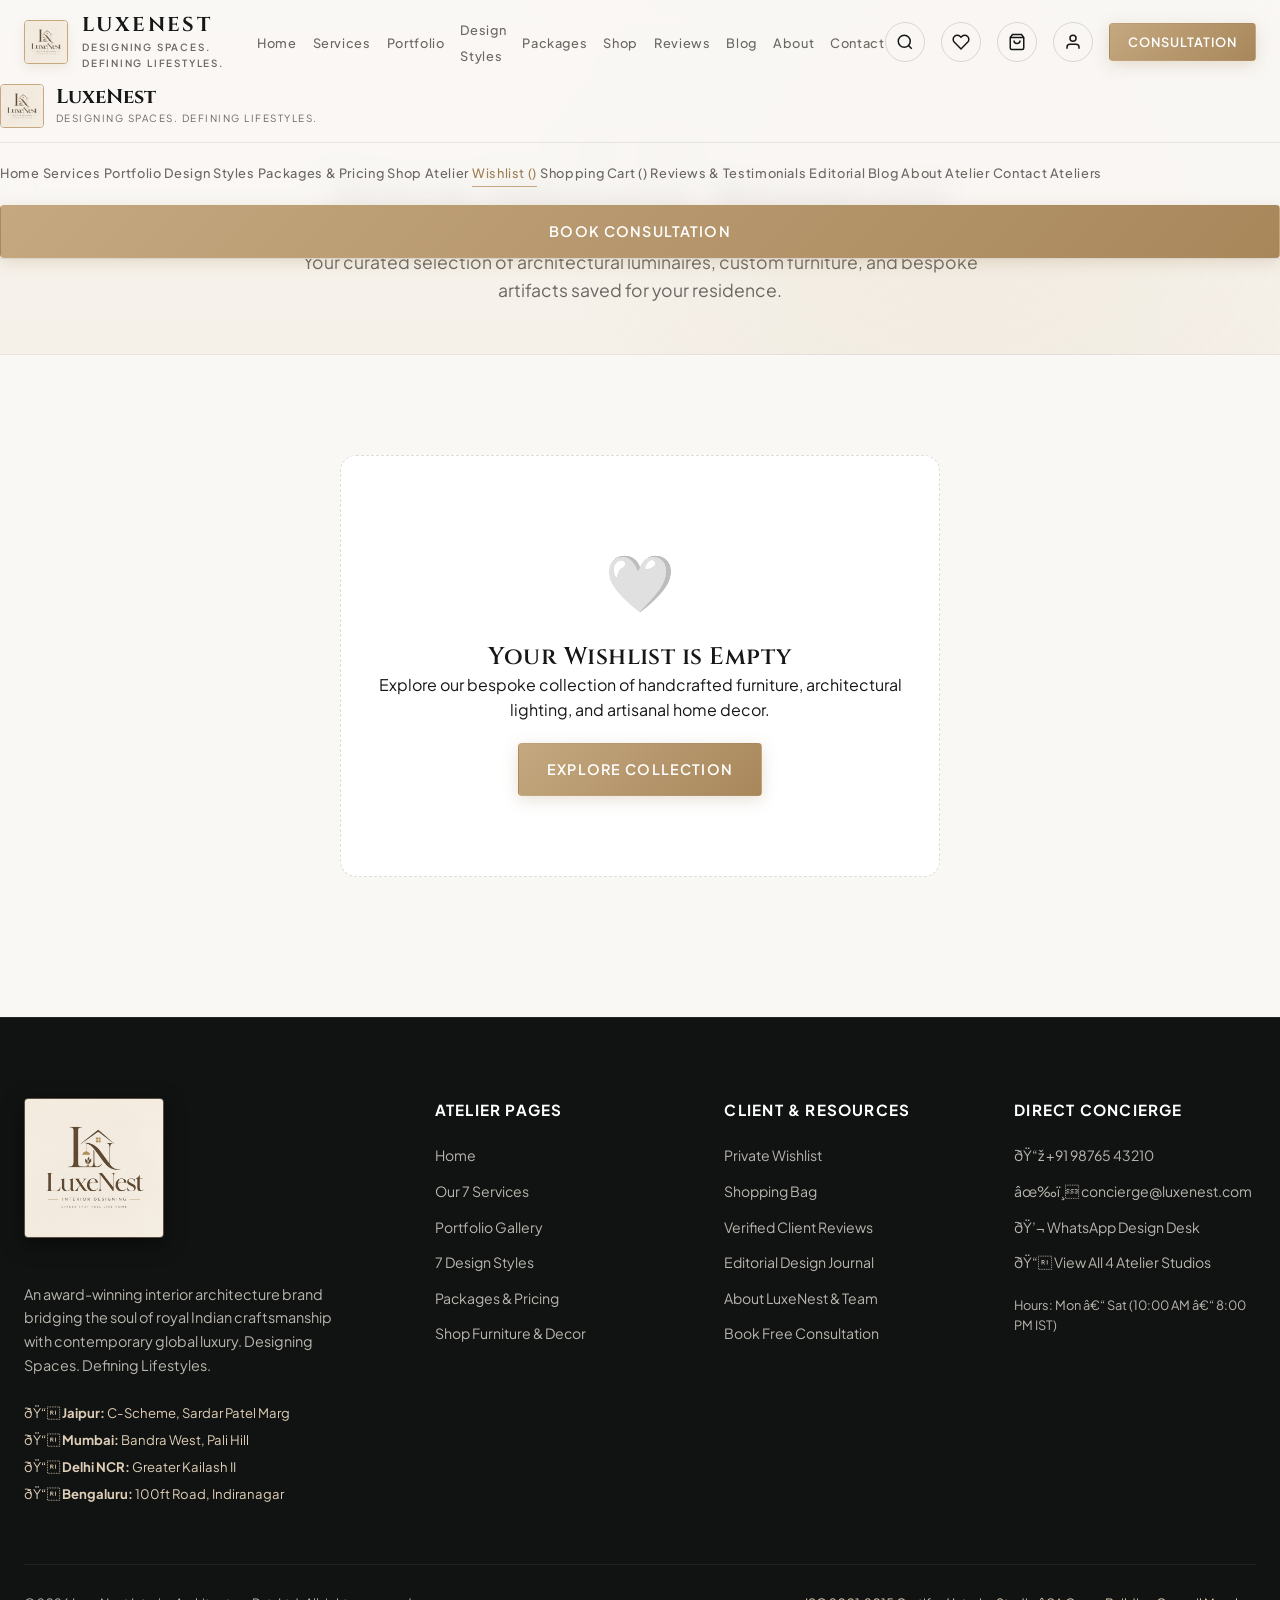
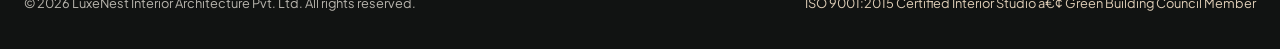
<file: wishlist.html>
﻿<!DOCTYPE html>
<html lang="en">
<head>
  <meta charset="UTF-8">
  <meta name="viewport" content="width=device-width, initial-scale=1.0">
  <title>Your Wishlist â€” LuxeNest Luxury Interior Architecture</title>
  <meta name="description" content="Manage your saved LuxeNest luxury furniture, custom lighting, and bespoke architectural decor.">
  <link rel="stylesheet" href="styles.css">
  <link rel="icon" type="image/jpeg" href="images/logo.jpg">
  <!-- Meta Pixel Code -->
  <script>
    !function(f,b,e,v,n,t,s)
    {if(f.fbq)return;n=f.fbq=function(){n.callMethod?
    n.callMethod.apply(n,arguments):n.queue.push(arguments)};
    if(!f._fbq)f._fbq=n;n.push=n;n.loaded=!0;n.version='2.0';
    n.queue=[];t=b.createElement(e);t.async=!0;
    t.src=v;s=b.getElementsByTagName(e)[0];
    s.parentNode.insertBefore(t,s)}(window, document,'script',
    'https://connect.facebook.net/en_US/fbevents.js');
    fbq('init', '1808943343444326');
    fbq('track', 'PageView');
  </script>
  <noscript><img height="1" width="1" style="display:none"
    src="https://www.facebook.com/tr?id=1808943343444326&ev=PageView&noscript=1"
  /></noscript>
  <!-- End Meta Pixel Code -->
</head>
<body>

  <!-- Site Header & Navigation -->
  <header class="site-header" id="header">
    <div class="container nav-container">
      <a href="index.html" class="brand-logo" aria-label="LuxeNest Home">
        <img src="images/logo.jpg" alt="LuxeNest Interior Designing Logo" class="site-logo-img">
        <div>
          <span class="logo-text">LuxeNest</span>
          <span class="logo-tagline">Designing Spaces. Defining Lifestyles.</span>
        </div>
      </a>

      <nav aria-label="Main Navigation">
        <ul class="nav-links">
          <li><a href="index.html" class="nav-link">Home</a></li>
          <li><a href="services.html" class="nav-link">Services</a></li>
          <li><a href="portfolio.html" class="nav-link">Portfolio</a></li>
          <li><a href="design-styles.html" class="nav-link">Design Styles</a></li>
          <li><a href="packages.html" class="nav-link">Packages</a></li>
          <li><a href="shop.html" class="nav-link">Shop</a></li>
          <li><a href="reviews.html" class="nav-link">Reviews</a></li>
          <li><a href="blog.html" class="nav-link">Blog</a></li>
          <li><a href="about.html" class="nav-link">About</a></li>
          <li><a href="contact.html" class="nav-link">Contact</a></li>
        </ul>
      </nav>

      <div class="nav-actions">
        <button class="nav-icon-btn open-search-btn" aria-label="Search LuxeNest">
          <svg width="18" height="18" viewBox="0 0 24 24" fill="none" stroke="currentColor" stroke-width="2">
            <circle cx="11" cy="11" r="8"></circle>
            <line x1="21" y1="21" x2="16.65" y2="16.65"></line>
          </svg>
        </button>

        <a href="wishlist.html" class="nav-icon-btn" aria-label="Wishlist">
          <svg width="18" height="18" viewBox="0 0 24 24" fill="none" stroke="currentColor" stroke-width="2">
            <path d="M20.84 4.61a5.5 5.5 0 0 0-7.78 0L12 5.67l-1.06-1.06a5.5 5.5 0 0 0-7.78 7.78l1.06 1.06L12 21.23l7.78-7.78 1.06-1.06a5.5 5.5 0 0 0 0-7.78z"></path>
          </svg>
          <span class="nav-badge wishlist-badge" style="display:none;">0</span>
        </a>

        <a href="cart.html" class="nav-icon-btn" aria-label="Shopping Cart">
          <svg width="18" height="18" viewBox="0 0 24 24" fill="none" stroke="currentColor" stroke-width="2">
            <path d="M6 2L3 6v14a2 2 0 0 0 2 2h14a2 2 0 0 0 2-2V6l-3-4z"></path>
            <line x1="3" y1="6" x2="21" y2="6"></line>
            <path d="M16 10a4 4 0 0 1-8 0"></path>
          </svg>
          <span class="nav-badge cart-badge" style="display:none;">0</span>
        </a>

        <button class="nav-icon-btn open-user-btn" aria-label="Client Portal">
          <svg width="18" height="18" viewBox="0 0 24 24" fill="none" stroke="currentColor" stroke-width="2">
            <path d="M20 21v-2a4 4 0 0 0-4-4H8a4 4 0 0 0-4 4v2"></path>
            <circle cx="12" cy="7" r="4"></circle>
          </svg>
        </button>

        <a href="consultation.html" class="btn btn-gold btn-sm nav-cta-btn">Consultation</a>

        <button class="mobile-menu-btn" id="mobileMenuBtn" aria-label="Toggle navigation menu">
          <svg width="24" height="24" viewBox="0 0 24 24" fill="none" stroke="currentColor" stroke-width="2">
            <line x1="3" y1="12" x2="21" y2="12"></line>
            <line x1="3" y1="6" x2="21" y2="6"></line>
            <line x1="3" y1="18" x2="21" y2="18"></line>
          </svg>
        </button>
      </div>
    </div>

    <!-- Mobile Drawer Navigation -->
    <div class="mobile-nav-drawer" id="mobileDrawer">
      <div style="display: flex; align-items: center; gap: 12px; margin-bottom: 16px; padding-bottom: 14px; border-bottom: 1px solid var(--border-subtle);">
        <img src="images/logo.jpg" alt="LuxeNest Logo" style="width: 44px; height: 44px; border-radius: 4px; border: 1.5px solid var(--accent-gold); object-fit: cover;">
        <div>
          <div style="font-family: var(--font-serif); font-size: 1.25rem; font-weight: 700; color: var(--text-main); line-height: 1.1;">LuxeNest</div>
          <div style="font-size: 0.62rem; color: var(--text-muted); text-transform: uppercase; letter-spacing: 0.15em; margin-top: 3px;">Designing Spaces. Defining Lifestyles.</div>
        </div>
      </div>
      <a href="index.html" class="nav-link drawer-link">Home</a>
      <a href="services.html" class="nav-link drawer-link">Services</a>
      <a href="portfolio.html" class="nav-link drawer-link">Portfolio</a>
      <a href="design-styles.html" class="nav-link drawer-link">Design Styles</a>
      <a href="packages.html" class="nav-link drawer-link">Packages & Pricing</a>
      <a href="shop.html" class="nav-link drawer-link">Shop Atelier</a>
      <a href="wishlist.html" class="nav-link drawer-link active">Wishlist (<span class="wishlist-badge">0</span>)</a>
      <a href="cart.html" class="nav-link drawer-link">Shopping Cart (<span class="cart-badge">0</span>)</a>
      <a href="reviews.html" class="nav-link drawer-link">Reviews & Testimonials</a>
      <a href="blog.html" class="nav-link drawer-link">Editorial Blog</a>
      <a href="about.html" class="nav-link drawer-link">About Atelier</a>
      <a href="contact.html" class="nav-link drawer-link">Contact Ateliers</a>
      <div style="margin-top: 20px;">
        <a href="consultation.html" class="btn btn-gold" style="width: 100%; text-align: center;">Book Consultation</a>
      </div>
    </div>
  </header>

  <!-- Page Header Banner -->
  <section class="page-header-banner">
    <div class="container">
      <nav class="breadcrumb-nav" aria-label="Breadcrumb">
        <a href="index.html">Home</a>
        <span class="breadcrumb-separator">/</span>
        <span>Wishlist</span>
      </nav>
      <h1 class="page-title">Your Private Wishlist</h1>
      <p class="page-subtitle">
        Your curated selection of architectural luminaires, custom furniture, and bespoke artifacts saved for your residence.
      </p>
    </div>
  </section>

  <!-- Wishlist Main Section -->
  <main style="padding: 60px 0 100px 0;">
    <div class="container">
      <!-- Dynamic Wishlist Container (Rendered by app.js) -->
      <div id="wishlistPageContainer">
        <!-- Rendered dynamically -->
      </div>
    </div>
  </main>

  <!-- Universal Search Overlay Modal -->
  <div class="search-overlay" id="searchOverlay" role="dialog" aria-modal="true" aria-label="Site Search">
    <div class="search-modal-container">
      <div class="search-bar-wrap">
        <svg width="22" height="22" viewBox="0 0 24 24" fill="none" stroke="currentColor" stroke-width="2">
          <circle cx="11" cy="11" r="8"></circle>
          <line x1="21" y1="21" x2="16.65" y2="16.65"></line>
        </svg>
        <input type="search" id="globalSearchInput" placeholder="Search services, furniture, styles, or projects..." autocomplete="off">
        <button class="search-close-btn" id="searchCloseBtn" aria-label="Close search">&times;</button>
      </div>
      <div id="searchResultsContainer"></div>
    </div>
  </div>

  <!-- User Demo Account Modal -->
  <div class="modal-backdrop" id="userAccountModal" role="dialog" aria-modal="true" aria-label="Client Sign In">
    <div class="modal-dialog" style="max-width: 440px;">
      <button class="modal-close-btn" id="userModalCloseBtn" aria-label="Close modal">&times;</button>
      <div style="text-align: center; margin-bottom: 24px;">
        <img src="images/logo.jpg" alt="LuxeNest Logo" style="width: 54px; height: 54px; border-radius: 6px; border: 1.5px solid var(--accent-gold); margin-bottom: 12px; object-fit: cover;">
        <h3 style="font-family: var(--font-serif); font-size: 1.5rem; margin-bottom: 6px;">Client Atelier Portal</h3>
        <p style="color: var(--text-muted); font-size: 0.88rem;">Sign in to review your design milestones, saved collections, and quotes.</p>
      </div>
      <form id="userLoginForm">
        <div class="form-group" style="margin-bottom: 16px;">
          <label class="form-label" for="userEmail">Registered Email</label>
          <input type="email" id="userEmail" class="form-control" placeholder="client@luxenest.com" required value="client@luxenest.com">
        </div>
        <div class="form-group" style="margin-bottom: 20px;">
          <label class="form-label" for="userPassword">Password</label>
          <input type="password" id="userPassword" class="form-control" value="â€¢â€¢â€¢â€¢â€¢â€¢â€¢â€¢" required>
        </div>
        <button type="submit" class="btn btn-gold" style="width: 100%; padding: 12px;">Sign In to Portal</button>
      </form>
    </div>
  </div>

  <!-- Toast Notification Container -->
  <div class="toast-msg" id="toastMsg" role="alert"></div>

  <!-- Site Footer -->
  <footer class="site-footer">
    <div class="container">
      <div class="footer-grid">
        <div class="footer-brand">
          <a href="index.html" class="footer-logo-card" aria-label="LuxeNest Home">
            <img src="images/logo.jpg" alt="LuxeNest Interior Designing" class="footer-logo-img">
          </a>
          <p>
            An award-winning interior architecture brand bridging the soul of royal Indian craftsmanship with contemporary global luxury. Designing Spaces. Defining Lifestyles.
          </p>
          <div class="footer-studios">
            <span>ðŸ“ <strong>Jaipur:</strong> C-Scheme, Sardar Patel Marg</span>
            <span>ðŸ“ <strong>Mumbai:</strong> Bandra West, Pali Hill</span>
            <span>ðŸ“ <strong>Delhi NCR:</strong> Greater Kailash II</span>
            <span>ðŸ“ <strong>Bengaluru:</strong> 100ft Road, Indiranagar</span>
          </div>
        </div>

        <div class="footer-col">
          <h5>Atelier Pages</h5>
          <ul class="footer-links">
            <li><a href="index.html">Home</a></li>
            <li><a href="services.html">Our 7 Services</a></li>
            <li><a href="portfolio.html">Portfolio Gallery</a></li>
            <li><a href="design-styles.html">7 Design Styles</a></li>
            <li><a href="packages.html">Packages & Pricing</a></li>
            <li><a href="shop.html">Shop Furniture & Decor</a></li>
          </ul>
        </div>

        <div class="footer-col">
          <h5>Client & Resources</h5>
          <ul class="footer-links">
            <li><a href="wishlist.html">Private Wishlist</a></li>
            <li><a href="cart.html">Shopping Bag</a></li>
            <li><a href="reviews.html">Verified Client Reviews</a></li>
            <li><a href="blog.html">Editorial Design Journal</a></li>
            <li><a href="about.html">About LuxeNest & Team</a></li>
            <li><a href="consultation.html">Book Free Consultation</a></li>
          </ul>
        </div>

        <div class="footer-col">
          <h5>Direct Concierge</h5>
          <ul class="footer-links">
            <li><a href="tel:+919876543210">ðŸ“ž +91 98765 43210</a></li>
            <li><a href="mailto:concierge@luxenest.com">âœ‰ï¸ concierge@luxenest.com</a></li>
            <li><a href="https://wa.me/919876543210" target="_blank" rel="noopener">ðŸ’¬ WhatsApp Design Desk</a></li>
            <li><a href="contact.html">ðŸ“ View All 4 Atelier Studios</a></li>
            <li><span style="color: var(--text-inverse-muted); font-size: 0.8rem; display: inline-block; margin-top: 10px;">Hours: Mon â€“ Sat (10:00 AM â€“ 8:00 PM IST)</span></li>
          </ul>
        </div>
      </div>

      <div class="footer-bottom">
        <p>&copy; 2026 LuxeNest Interior Architecture Pvt. Ltd. All rights reserved.</p>
        <p style="color: var(--accent-gold-light);">ISO 9001:2015 Certified Interior Studio â€¢ Green Building Council Member</p>
      </div>
    </div>
  </footer>

  <script src="shop-data.js"></script>
  <script src="app.js"></script>
</body>
</html>
</file>
<file: styles.css>
/* ==========================================================================
   LuxeNest — Luxury Interior Architecture & Design System
   ========================================================================== */

@import url('https://fonts.googleapis.com/css2?family=Cinzel:wght@400;500;600;700;800&family=Cormorant+Garamond:ital,wght@0,400;0,500;0,600;1,400&family=Plus+Jakarta+Sans:wght@300;400;500;600;700&display=swap');

:root {
  /* Color Palette Tokens */
  --bg-main: #FAF8F5;
  --bg-surface: #FFFFFF;
  --bg-surface-elevated: #F6F2EC;
  --bg-dark: #121413;
  --bg-dark-card: #1C1F1E;
  --bg-cream: #F3ECE2;

  --text-main: #161817;
  --text-muted: #6B6862;
  --text-light: #9C9890;
  --text-inverse: #FAF8F5;
  --text-inverse-muted: #B8B5AE;

  --accent-gold: #C5A880;
  --accent-gold-dark: #9E7F55;
  --accent-gold-light: #DFCEB7;
  --accent-gold-subtle: rgba(197, 168, 128, 0.15);
  
  --color-terracotta: #C2684E;
  --color-emerald: #244237;
  --color-emerald-light: #3D6758;

  --border-subtle: rgba(22, 24, 23, 0.08);
  --border-medium: rgba(22, 24, 23, 0.14);
  --border-gold: rgba(197, 168, 128, 0.4);
  --border-dark: rgba(255, 255, 255, 0.12);

  /* Typography */
  --font-serif: 'Cinzel', Georgia, serif;
  --font-editorial: 'Cormorant Garamond', Garamond, serif;
  --font-sans: 'Plus Jakarta Sans', system-ui, -apple-system, sans-serif;

  /* Shadows & Elevations */
  --shadow-sm: 0 2px 8px rgba(18, 20, 19, 0.04);
  --shadow-md: 0 8px 24px rgba(18, 20, 19, 0.06);
  --shadow-lg: 0 16px 40px rgba(18, 20, 19, 0.1);
  --shadow-gold: 0 8px 30px rgba(197, 168, 128, 0.25);

  /* Layout & Spacing */
  --radius-sm: 4px;
  --radius-md: 8px;
  --radius-lg: 16px;
  --radius-full: 9999px;
  --container-max: 1280px;
  --transition-smooth: all 0.35s cubic-bezier(0.16, 1, 0.3, 1);
}

/* Reset & Base */
*, *::before, *::after {
  box-sizing: border-box;
  margin: 0;
  padding: 0;
}

html {
  scroll-behavior: smooth;
  font-size: 16px;
}

body {
  font-family: var(--font-sans);
  background-color: var(--bg-main);
  color: var(--text-main);
  line-height: 1.6;
  -webkit-font-smoothing: antialiased;
  -moz-osx-font-smoothing: grayscale;
  overflow-x: hidden;
}

img {
  max-width: 100%;
  height: auto;
  display: block;
}

a {
  color: inherit;
  text-decoration: none;
  transition: var(--transition-smooth);
}

button, input, select, textarea {
  font-family: inherit;
}

.container {
  width: 100%;
  max-width: var(--container-max);
  margin: 0 auto;
  padding: 0 24px;
}

/* Typography Utility */
h1, h2, h3, h4 {
  font-family: var(--font-serif);
  font-weight: 600;
  color: var(--text-main);
  letter-spacing: 0.02em;
  line-height: 1.25;
}

.section-label {
  font-family: var(--font-sans);
  font-size: 0.75rem;
  font-weight: 700;
  letter-spacing: 0.22em;
  text-transform: uppercase;
  color: var(--accent-gold-dark);
  display: inline-flex;
  align-items: center;
  gap: 8px;
  margin-bottom: 12px;
}

.section-label::before {
  content: '';
  width: 24px;
  height: 1px;
  background-color: var(--accent-gold);
}

.section-title {
  font-size: clamp(2rem, 3.5vw, 3rem);
  margin-bottom: 16px;
}

.section-desc {
  font-size: 1.1rem;
  color: var(--text-muted);
  max-width: 640px;
  line-height: 1.7;
}

/* Buttons */
.btn {
  display: inline-flex;
  align-items: center;
  justify-content: center;
  gap: 10px;
  padding: 14px 28px;
  font-size: 0.9rem;
  font-weight: 600;
  letter-spacing: 0.08em;
  text-transform: uppercase;
  border-radius: var(--radius-sm);
  cursor: pointer;
  transition: var(--transition-smooth);
  border: 1px solid transparent;
}

.btn-gold {
  background: linear-gradient(135deg, #C5A880 0%, #A8875B 100%);
  color: #FFFFFF;
  box-shadow: 0 4px 16px rgba(168, 135, 91, 0.25);
}

.btn-gold:hover {
  background: linear-gradient(135deg, #D4AF37 0%, #B89758 100%);
  transform: translateY(-2px);
  box-shadow: 0 6px 20px rgba(168, 135, 91, 0.35);
}

.btn-outline {
  background: transparent;
  border: 1px solid var(--border-medium);
  color: var(--text-main);
}

.btn-outline:hover {
  border-color: var(--accent-gold);
  color: var(--accent-gold-dark);
  background-color: var(--accent-gold-subtle);
}

.btn-outline-white {
  background: transparent;
  border: 1px solid rgba(255, 255, 255, 0.3);
  color: #FFFFFF;
}

.btn-outline-white:hover {
  border-color: var(--accent-gold-light);
  color: var(--accent-gold-light);
  background: rgba(255, 255, 255, 0.08);
}

.btn-sm {
  padding: 8px 18px;
  font-size: 0.8rem;
}

/* ==========================================================================
   Header & Navigation
   ========================================================================== */
.site-header {
  position: fixed;
  top: 0;
  left: 0;
  width: 100%;
  z-index: 1000;
  transition: var(--transition-smooth);
  background: rgba(250, 248, 245, 0.88);
  backdrop-filter: blur(14px);
  -webkit-backdrop-filter: blur(14px);
  border-bottom: 1px solid var(--border-subtle);
}

.site-header.scrolled {
  background: rgba(250, 248, 245, 0.98);
  box-shadow: var(--shadow-sm);
  border-bottom-color: var(--border-medium);
}

.nav-container {
  display: flex;
  align-items: center;
  justify-content: space-between;
  height: 84px;
}

.brand-logo {
  display: flex;
  align-items: center;
  gap: 14px;
}

.site-logo-img {
  height: 52px;
  width: 52px;
  object-fit: cover;
  border-radius: var(--radius-sm);
  border: 1.5px solid var(--accent-gold);
  box-shadow: 0 4px 12px rgba(197, 168, 128, 0.2);
  transition: var(--transition-smooth);
  background-color: #F5EDE0;
}

.brand-logo:hover .site-logo-img {
  transform: scale(1.05);
  border-color: var(--accent-gold-dark);
  box-shadow: 0 6px 18px rgba(197, 168, 128, 0.35);
}

.logo-monogram {
  width: 42px;
  height: 42px;
  border: 1.5px solid var(--accent-gold);
  display: flex;
  align-items: center;
  justify-content: center;
  font-family: var(--font-serif);
  font-size: 1.2rem;
  font-weight: 700;
  color: var(--accent-gold-dark);
  border-radius: var(--radius-sm);
  background: rgba(197, 168, 128, 0.08);
}

.logo-text {
  font-family: var(--font-serif);
  font-size: 1.45rem;
  font-weight: 700;
  letter-spacing: 0.12em;
  color: var(--text-main);
  text-transform: uppercase;
  line-height: 1.1;
}

.logo-tagline {
  display: block;
  font-family: var(--font-sans);
  font-size: 0.62rem;
  font-weight: 600;
  letter-spacing: 0.18em;
  color: var(--text-muted);
  text-transform: uppercase;
  margin-top: 3px;
}

.footer-logo-card {
  margin-bottom: 20px;
  display: inline-block;
}

.footer-logo-img {
  width: 140px;
  height: auto;
  border-radius: var(--radius-sm);
  border: 1px solid var(--border-gold);
  box-shadow: 0 6px 20px rgba(0, 0, 0, 0.5);
  display: block;
  transition: var(--transition-smooth);
}

.footer-logo-img:hover {
  transform: scale(1.03);
  border-color: var(--accent-gold-light);
}

.nav-links {
  display: flex;
  align-items: center;
  gap: 32px;
  list-style: none;
}

.nav-link {
  font-size: 0.85rem;
  font-weight: 500;
  letter-spacing: 0.05em;
  color: var(--text-muted);
  position: relative;
  padding: 6px 0;
}

.nav-link:hover, .nav-link.active {
  color: var(--accent-gold-dark);
}

.nav-link::after {
  content: '';
  position: absolute;
  bottom: 0;
  left: 0;
  width: 0;
  height: 1.5px;
  background-color: var(--accent-gold);
  transition: var(--transition-smooth);
}

.nav-link:hover::after, .nav-link.active::after {
  width: 100%;
}

.nav-actions {
  display: flex;
  align-items: center;
  gap: 16px;
}

.mobile-menu-btn {
  display: none;
  background: none;
  border: none;
  cursor: pointer;
  padding: 8px;
  color: var(--text-main);
}

/* ==========================================================================
   Hero Section
   ========================================================================== */
.hero-section {
  padding-top: 130px;
  padding-bottom: 80px;
  position: relative;
  overflow: hidden;
  background: radial-gradient(circle at 80% 20%, rgba(197, 168, 128, 0.12), transparent 45%),
              linear-gradient(180deg, var(--bg-main) 0%, #F5F0E8 100%);
}

.hero-grid {
  display: grid;
  grid-template-columns: 1.15fr 1fr;
  gap: 50px;
  align-items: center;
}

.hero-content {
  max-width: 620px;
}

.hero-badge {
  display: inline-flex;
  align-items: center;
  gap: 10px;
  padding: 6px 16px;
  background: rgba(197, 168, 128, 0.14);
  border: 1px solid var(--border-gold);
  border-radius: var(--radius-full);
  font-size: 0.78rem;
  font-weight: 600;
  color: var(--accent-gold-dark);
  letter-spacing: 0.06em;
  margin-bottom: 24px;
}

.hero-title {
  font-size: clamp(2.4rem, 4.5vw, 4rem);
  font-weight: 700;
  line-height: 1.15;
  margin-bottom: 20px;
  color: var(--text-main);
}

.hero-title em {
  font-family: var(--font-editorial);
  font-style: italic;
  font-weight: 400;
  color: var(--accent-gold-dark);
}

.hero-subtitle {
  font-size: 1.15rem;
  color: var(--text-muted);
  line-height: 1.75;
  margin-bottom: 36px;
}

.hero-cta-group {
  display: flex;
  align-items: center;
  gap: 16px;
  flex-wrap: wrap;
  margin-bottom: 48px;
}

.hero-stats {
  display: grid;
  grid-template-columns: repeat(3, 1fr);
  gap: 24px;
  padding-top: 28px;
  border-top: 1px solid var(--border-subtle);
}

.stat-item h4 {
  font-size: 2rem;
  font-weight: 700;
  color: var(--text-main);
  line-height: 1;
  margin-bottom: 4px;
}

.stat-item h4 span {
  color: var(--accent-gold-dark);
}

.stat-item p {
  font-size: 0.8rem;
  color: var(--text-light);
  text-transform: uppercase;
  letter-spacing: 0.08em;
  font-weight: 600;
}

.hero-visual-frame {
  position: relative;
}

.hero-image-main {
  width: 100%;
  height: 580px;
  object-fit: cover;
  border-radius: var(--radius-md);
  box-shadow: var(--shadow-lg);
  border: 1px solid rgba(197, 168, 128, 0.2);
}

.hero-floating-card {
  position: absolute;
  bottom: -24px;
  left: -28px;
  background: rgba(255, 255, 255, 0.95);
  backdrop-filter: blur(10px);
  padding: 20px 24px;
  border-radius: var(--radius-sm);
  box-shadow: var(--shadow-md);
  border: 1px solid var(--border-gold);
  max-width: 260px;
}

.hero-floating-card p.card-tag {
  font-size: 0.7rem;
  text-transform: uppercase;
  font-weight: 700;
  color: var(--accent-gold-dark);
  letter-spacing: 0.1em;
}

.hero-floating-card h5 {
  font-size: 1.05rem;
  margin: 4px 0 6px 0;
}

.hero-floating-card p.card-meta {
  font-size: 0.82rem;
  color: var(--text-muted);
}

/* ==========================================================================
   Design Styles Gallery (The 6 Disciplines)
   ========================================================================== */
.styles-section {
  padding: 110px 0;
  background-color: var(--bg-surface);
}

.section-header-row {
  display: flex;
  align-items: flex-end;
  justify-content: space-between;
  margin-bottom: 48px;
  flex-wrap: wrap;
  gap: 24px;
}

.style-filters {
  display: flex;
  gap: 8px;
  flex-wrap: wrap;
}

.filter-btn {
  background: transparent;
  border: 1px solid var(--border-subtle);
  padding: 8px 18px;
  border-radius: var(--radius-full);
  font-size: 0.82rem;
  font-weight: 600;
  color: var(--text-muted);
  cursor: pointer;
  transition: var(--transition-smooth);
}

.filter-btn:hover, .filter-btn.active {
  background-color: var(--text-main);
  border-color: var(--text-main);
  color: #FFFFFF;
}

.styles-grid {
  display: grid;
  grid-template-columns: repeat(3, 1fr);
  gap: 32px;
}

.style-card {
  background: var(--bg-main);
  border-radius: var(--radius-md);
  overflow: hidden;
  border: 1px solid var(--border-subtle);
  transition: var(--transition-smooth);
  display: flex;
  flex-direction: column;
}

.style-card:hover {
  transform: translateY(-6px);
  box-shadow: var(--shadow-md);
  border-color: var(--border-gold);
}

.style-img-wrap {
  position: relative;
  height: 280px;
  overflow: hidden;
}

.style-img-wrap img {
  width: 100%;
  height: 100%;
  object-fit: cover;
  transition: transform 0.6s cubic-bezier(0.16, 1, 0.3, 1);
}

.style-card:hover .style-img-wrap img {
  transform: scale(1.06);
}

.style-badge {
  position: absolute;
  top: 16px;
  right: 16px;
  background: rgba(20, 22, 21, 0.82);
  backdrop-filter: blur(6px);
  color: #FFFFFF;
  padding: 4px 12px;
  border-radius: var(--radius-full);
  font-size: 0.72rem;
  font-weight: 600;
  letter-spacing: 0.05em;
  text-transform: uppercase;
}

.style-body {
  padding: 24px;
  display: flex;
  flex-direction: column;
  flex-grow: 1;
}

.style-body h3 {
  font-size: 1.35rem;
  margin-bottom: 10px;
  color: var(--text-main);
}

.style-body p {
  font-size: 0.92rem;
  color: var(--text-muted);
  line-height: 1.6;
  margin-bottom: 18px;
}

.style-tags {
  display: flex;
  gap: 6px;
  flex-wrap: wrap;
  margin-top: auto;
  padding-top: 14px;
  border-top: 1px solid var(--border-subtle);
}

.style-tag {
  font-size: 0.75rem;
  color: var(--text-muted);
  background: rgba(0, 0, 0, 0.04);
  padding: 3px 10px;
  border-radius: var(--radius-sm);
  font-weight: 500;
}

/* ==========================================================================
   Featured Case Study: Jaipur Heritage Home
   ========================================================================== */
.case-study-section {
  padding: 120px 0;
  background: linear-gradient(180deg, var(--bg-dark) 0%, #171B19 100%);
  color: var(--text-inverse);
  position: relative;
  overflow: hidden;
}

.case-study-section::before {
  content: '';
  position: absolute;
  top: 0;
  right: 0;
  width: 500px;
  height: 500px;
  background: radial-gradient(circle, rgba(197, 168, 128, 0.08) 0%, transparent 70%);
  pointer-events: none;
}

.case-study-section .section-label {
  color: var(--accent-gold-light);
}

.case-study-section .section-title {
  color: #FFFFFF;
}

.case-study-section .section-desc {
  color: var(--text-inverse-muted);
}

.project-meta-strip {
  display: grid;
  grid-template-columns: repeat(5, 1fr);
  gap: 16px;
  background: var(--bg-dark-card);
  padding: 24px 32px;
  border-radius: var(--radius-sm);
  border: 1px solid var(--border-dark);
  margin: 36px 0 54px 0;
}

.meta-item {
  border-right: 1px solid rgba(255, 255, 255, 0.08);
  padding-right: 16px;
}

.meta-item:last-child {
  border-right: none;
}

.meta-label {
  font-size: 0.72rem;
  text-transform: uppercase;
  letter-spacing: 0.12em;
  color: var(--accent-gold-light);
  display: block;
  margin-bottom: 4px;
}

.meta-value {
  font-size: 1.15rem;
  font-weight: 600;
  color: #FFFFFF;
}

/* Before / After Renovation Slider */
.slider-showcase-wrap {
  display: grid;
  grid-template-columns: 1.3fr 1fr;
  gap: 48px;
  align-items: center;
  margin-bottom: 60px;
}

.comparison-container {
  position: relative;
  width: 100%;
  height: 480px;
  overflow: hidden;
  border-radius: var(--radius-md);
  box-shadow: 0 20px 50px rgba(0, 0, 0, 0.4);
  border: 1px solid rgba(197, 168, 128, 0.3);
  user-select: none;
}

.comparison-image {
  position: absolute;
  top: 0;
  left: 0;
  width: 100%;
  height: 100%;
}

.comparison-image img {
  width: 100%;
  height: 100%;
  object-fit: cover;
  pointer-events: none;
}

.image-after {
  z-index: 1;
}

.image-before {
  z-index: 2;
  width: 50%;
  overflow: hidden;
}

.comparison-label {
  position: absolute;
  top: 20px;
  padding: 6px 14px;
  font-size: 0.75rem;
  font-weight: 700;
  letter-spacing: 0.1em;
  text-transform: uppercase;
  border-radius: var(--radius-sm);
  z-index: 5;
}

.label-before {
  left: 20px;
  background: rgba(20, 20, 20, 0.85);
  color: #FFFFFF;
  border: 1px solid rgba(255, 255, 255, 0.2);
}

.label-after {
  right: 20px;
  background: rgba(197, 168, 128, 0.9);
  color: #161817;
  font-weight: 800;
}

.slider-handle {
  position: absolute;
  top: 0;
  left: 50%;
  width: 3px;
  height: 100%;
  background: var(--accent-gold-light);
  z-index: 10;
  cursor: ew-resize;
  transform: translateX(-50%);
}

.handle-circle {
  position: absolute;
  top: 50%;
  left: 50%;
  width: 44px;
  height: 44px;
  border-radius: 50%;
  background: #FFFFFF;
  border: 2px solid var(--accent-gold);
  transform: translate(-50%, -50%);
  display: flex;
  align-items: center;
  justify-content: center;
  box-shadow: 0 4px 15px rgba(0, 0, 0, 0.5);
}

.handle-circle svg {
  width: 20px;
  height: 20px;
  color: var(--accent-gold-dark);
}

/* Case Study Content Column */
.case-study-details h3 {
  color: #FFFFFF;
  font-size: 1.85rem;
  margin-bottom: 16px;
}

.case-study-details p {
  color: var(--text-inverse-muted);
  line-height: 1.7;
  margin-bottom: 24px;
}

.challenge-solution-grid {
  display: grid;
  grid-template-columns: 1fr;
  gap: 16px;
  margin-bottom: 28px;
}

.cs-pill-card {
  background: rgba(255, 255, 255, 0.04);
  border-left: 3px solid var(--accent-gold);
  padding: 14px 18px;
  border-radius: 0 var(--radius-sm) var(--radius-sm) 0;
}

.cs-pill-card h5 {
  font-size: 0.95rem;
  color: var(--accent-gold-light);
  margin-bottom: 4px;
  font-family: var(--font-sans);
  font-weight: 700;
}

.cs-pill-card p {
  font-size: 0.88rem;
  color: var(--text-inverse-muted);
  margin-bottom: 0;
}

/* Material & Budget Breakdown Rows */
.case-study-footer-grid {
  display: grid;
  grid-template-columns: 1.2fr 1fr;
  gap: 36px;
  margin-top: 36px;
  padding-top: 36px;
  border-top: 1px solid rgba(255, 255, 255, 0.08);
}

.materials-board h4, .budget-breakdown h4 {
  color: #FFFFFF;
  font-size: 1.2rem;
  margin-bottom: 16px;
}

.materials-chips {
  display: flex;
  gap: 12px;
  flex-wrap: wrap;
}

.material-chip {
  display: flex;
  align-items: center;
  gap: 10px;
  background: var(--bg-dark-card);
  padding: 8px 14px;
  border-radius: var(--radius-sm);
  border: 1px solid rgba(255, 255, 255, 0.08);
}

.mat-dot {
  width: 14px;
  height: 14px;
  border-radius: 50%;
  border: 1px solid rgba(255, 255, 255, 0.3);
}

.budget-bar-group {
  display: flex;
  flex-direction: column;
  gap: 12px;
}

.budget-bar-item {
  display: flex;
  flex-direction: column;
  gap: 4px;
}

.budget-bar-header {
  display: flex;
  justify-content: space-between;
  font-size: 0.8rem;
  color: var(--text-inverse-muted);
}

.progress-track {
  height: 6px;
  background: rgba(255, 255, 255, 0.1);
  border-radius: var(--radius-full);
  overflow: hidden;
}

.progress-fill {
  height: 100%;
  background: linear-gradient(90deg, var(--accent-gold) 0%, #E6D0B3 100%);
  border-radius: var(--radius-full);
}

/* ==========================================================================
   Interactive Interior Cost Estimator
   ========================================================================== */
.calculator-section {
  padding: 110px 0;
  background-color: var(--bg-surface-elevated);
}

.calc-wrapper {
  background: var(--bg-surface);
  border-radius: var(--radius-lg);
  padding: 48px;
  box-shadow: var(--shadow-lg);
  border: 1px solid var(--border-gold);
  display: grid;
  grid-template-columns: 1.2fr 0.8fr;
  gap: 48px;
}

.calc-controls h4 {
  font-size: 1.1rem;
  font-family: var(--font-sans);
  font-weight: 700;
  margin-bottom: 12px;
  color: var(--text-main);
}

.calc-group {
  margin-bottom: 28px;
}

.toggle-chips {
  display: flex;
  gap: 10px;
  flex-wrap: wrap;
}

.chip-btn {
  padding: 10px 18px;
  background: var(--bg-main);
  border: 1px solid var(--border-medium);
  border-radius: var(--radius-sm);
  font-size: 0.88rem;
  font-weight: 600;
  color: var(--text-main);
  cursor: pointer;
  transition: var(--transition-smooth);
}

.chip-btn.active {
  background: var(--text-main);
  color: #FFFFFF;
  border-color: var(--text-main);
}

.slider-val-header {
  display: flex;
  justify-content: space-between;
  align-items: center;
  margin-bottom: 8px;
}

.slider-val-header span.highlight {
  font-family: var(--font-serif);
  font-size: 1.35rem;
  font-weight: 700;
  color: var(--accent-gold-dark);
}

.range-slider {
  width: 100%;
  -webkit-appearance: none;
  height: 6px;
  border-radius: 3px;
  background: #E5E0D8;
  outline: none;
}

.range-slider::-webkit-slider-thumb {
  -webkit-appearance: none;
  width: 22px;
  height: 22px;
  border-radius: 50%;
  background: var(--accent-gold);
  cursor: pointer;
  box-shadow: 0 2px 8px rgba(0, 0, 0, 0.2);
  border: 2px solid #FFFFFF;
}

.range-slider::-moz-range-thumb {
  width: 22px;
  height: 22px;
  border-radius: 50%;
  background: var(--accent-gold);
  cursor: pointer;
  box-shadow: 0 2px 8px rgba(0, 0, 0, 0.2);
  border: 2px solid #FFFFFF;
}

/* Cost Summary Panel */
.calc-summary-panel {
  background: linear-gradient(135deg, #1A1D1C 0%, #121413 100%);
  color: #FFFFFF;
  border-radius: var(--radius-md);
  padding: 36px;
  display: flex;
  flex-direction: column;
  justify-content: space-between;
  border: 1px solid var(--border-gold);
}

.summary-header p {
  font-size: 0.75rem;
  letter-spacing: 0.15em;
  text-transform: uppercase;
  color: var(--accent-gold-light);
  font-weight: 700;
  margin-bottom: 6px;
}

.estimated-price-display {
  font-family: var(--font-serif);
  font-size: 2.8rem;
  font-weight: 700;
  color: #FFFFFF;
  line-height: 1.1;
  margin-bottom: 8px;
}

.estimated-price-display span.currency {
  color: var(--accent-gold-light);
  font-size: 2rem;
  margin-right: 4px;
}

.estimated-duration-tag {
  display: inline-flex;
  align-items: center;
  gap: 8px;
  padding: 4px 12px;
  background: rgba(197, 168, 128, 0.15);
  border-radius: var(--radius-full);
  font-size: 0.8rem;
  color: var(--accent-gold-light);
  margin-bottom: 24px;
}

.estimate-breakdown-list {
  list-style: none;
  padding: 16px 0;
  border-top: 1px solid rgba(255, 255, 255, 0.1);
  border-bottom: 1px solid rgba(255, 255, 255, 0.1);
  margin-bottom: 24px;
}

.estimate-breakdown-list li {
  display: flex;
  justify-content: space-between;
  font-size: 0.85rem;
  color: var(--text-inverse-muted);
  margin-bottom: 8px;
}

.estimate-breakdown-list li:last-child {
  margin-bottom: 0;
}

/* ==========================================================================
   Style Matcher Quiz
   ========================================================================== */
.quiz-section {
  padding: 100px 0;
  background-color: var(--bg-surface);
}

.quiz-box {
  background: var(--bg-main);
  border: 1px solid var(--border-medium);
  border-radius: var(--radius-lg);
  padding: 40px;
  max-width: 900px;
  margin: 0 auto;
}

.quiz-progress-bar {
  display: flex;
  gap: 8px;
  margin-bottom: 32px;
}

.quiz-step-pill {
  flex: 1;
  height: 4px;
  background: #E5E0D8;
  border-radius: 2px;
  transition: var(--transition-smooth);
}

.quiz-step-pill.active {
  background: var(--accent-gold);
}

.quiz-question-card h3 {
  font-size: 1.5rem;
  margin-bottom: 24px;
}

.quiz-options-grid {
  display: grid;
  grid-template-columns: repeat(2, 1fr);
  gap: 16px;
}

.quiz-option {
  padding: 18px 20px;
  border: 1px solid var(--border-medium);
  border-radius: var(--radius-sm);
  cursor: pointer;
  transition: var(--transition-smooth);
  background: var(--bg-surface);
  display: flex;
  flex-direction: column;
  gap: 6px;
}

.quiz-option:hover {
  border-color: var(--accent-gold);
  background: var(--accent-gold-subtle);
}

.quiz-option.selected {
  border-color: var(--accent-gold-dark);
  background: rgba(197, 168, 128, 0.2);
}

.quiz-option h5 {
  font-size: 1rem;
  color: var(--text-main);
  font-family: var(--font-sans);
  font-weight: 700;
}

.quiz-option p {
  font-size: 0.85rem;
  color: var(--text-muted);
}

.quiz-result-card {
  display: none;
  text-align: center;
  padding: 24px 0;
}

.quiz-result-card.active {
  display: block;
}

.quiz-result-badge {
  font-size: 0.8rem;
  font-weight: 700;
  text-transform: uppercase;
  color: var(--accent-gold-dark);
  letter-spacing: 0.15em;
  margin-bottom: 8px;
}

.quiz-result-card h3 {
  font-size: 2.2rem;
  margin-bottom: 14px;
}

.quiz-result-card p {
  max-width: 580px;
  margin: 0 auto 24px auto;
  color: var(--text-muted);
}

/* ==========================================================================
   4-Step Turnkey Process
   ========================================================================== */
.process-section {
  padding: 110px 0;
  background-color: var(--bg-main);
}

.process-grid {
  display: grid;
  grid-template-columns: repeat(4, 1fr);
  gap: 24px;
  margin-top: 48px;
}

.process-step-card {
  background: var(--bg-surface);
  border: 1px solid var(--border-subtle);
  border-radius: var(--radius-md);
  padding: 32px 24px;
  position: relative;
  transition: var(--transition-smooth);
}

.process-step-card:hover {
  transform: translateY(-4px);
  box-shadow: var(--shadow-md);
  border-color: var(--border-gold);
}

.step-num {
  font-family: var(--font-serif);
  font-size: 2.5rem;
  font-weight: 700;
  color: var(--accent-gold-light);
  line-height: 1;
  margin-bottom: 16px;
}

.process-step-card h4 {
  font-size: 1.15rem;
  margin-bottom: 10px;
}

.process-step-card p {
  font-size: 0.88rem;
  color: var(--text-muted);
  line-height: 1.6;
}

.step-timeline {
  display: inline-block;
  margin-top: 18px;
  padding: 4px 10px;
  font-size: 0.75rem;
  font-weight: 700;
  color: var(--accent-gold-dark);
  background: var(--accent-gold-subtle);
  border-radius: var(--radius-sm);
}

/* ==========================================================================
   Testimonials & Press
   ========================================================================== */
.testimonials-section {
  padding: 110px 0;
  background: #FFFFFF;
}

.press-bar {
  display: flex;
  align-items: center;
  justify-content: center;
  gap: 50px;
  flex-wrap: wrap;
  padding-bottom: 48px;
  margin-bottom: 48px;
  border-bottom: 1px solid var(--border-subtle);
}

.press-logo {
  font-family: var(--font-serif);
  font-size: 1.1rem;
  font-weight: 700;
  letter-spacing: 0.15em;
  color: var(--text-light);
  text-transform: uppercase;
}

.testimonial-grid {
  display: grid;
  grid-template-columns: repeat(3, 1fr);
  gap: 32px;
}

.testimonial-card {
  background: var(--bg-main);
  border-radius: var(--radius-md);
  padding: 32px;
  border: 1px solid var(--border-subtle);
  display: flex;
  flex-direction: column;
}

.stars-rating {
  color: #D4AF37;
  font-size: 0.95rem;
  margin-bottom: 14px;
}

.testimonial-quote {
  font-family: var(--font-editorial);
  font-size: 1.18rem;
  line-height: 1.6;
  color: var(--text-main);
  margin-bottom: 24px;
  flex-grow: 1;
}

.client-profile {
  display: flex;
  align-items: center;
  gap: 14px;
}

.client-avatar {
  width: 46px;
  height: 46px;
  border-radius: 50%;
  object-fit: cover;
  border: 1.5px solid var(--accent-gold);
}

.client-info h5 {
  font-size: 0.92rem;
  font-family: var(--font-sans);
  font-weight: 700;
}

.client-info p {
  font-size: 0.78rem;
  color: var(--text-muted);
}

/* ==========================================================================
   Consultation Modal & Section
   ========================================================================== */
.modal-backdrop {
  position: fixed;
  top: 0;
  left: 0;
  width: 100%;
  height: 100%;
  background: rgba(18, 20, 19, 0.75);
  backdrop-filter: blur(8px);
  z-index: 2000;
  display: flex;
  align-items: center;
  justify-content: center;
  opacity: 0;
  pointer-events: none;
  transition: opacity 0.3s ease;
  padding: 20px;
}

.modal-backdrop.open {
  opacity: 1;
  pointer-events: auto;
}

.modal-dialog {
  background: var(--bg-surface);
  border-radius: var(--radius-md);
  width: 100%;
  max-width: 640px;
  max-height: 90vh;
  overflow-y: auto;
  padding: 40px;
  border: 1px solid var(--border-gold);
  box-shadow: var(--shadow-lg);
  position: relative;
  transform: translateY(20px);
  transition: transform 0.3s ease;
}

.modal-backdrop.open .modal-dialog {
  transform: translateY(0);
}

.modal-close-btn {
  position: absolute;
  top: 20px;
  right: 20px;
  background: none;
  border: none;
  font-size: 1.5rem;
  cursor: pointer;
  color: var(--text-muted);
}

.form-group {
  margin-bottom: 18px;
}

.form-label {
  display: block;
  font-size: 0.82rem;
  font-weight: 600;
  color: var(--text-main);
  margin-bottom: 6px;
  text-transform: uppercase;
  letter-spacing: 0.05em;
}

.form-control {
  width: 100%;
  padding: 12px 16px;
  border: 1px solid var(--border-medium);
  border-radius: var(--radius-sm);
  background: var(--bg-main);
  font-size: 0.95rem;
  color: var(--text-main);
  outline: none;
  transition: var(--transition-smooth);
}

.form-control:focus {
  border-color: var(--accent-gold);
  box-shadow: 0 0 0 3px rgba(197, 168, 128, 0.15);
}

.form-row {
  display: grid;
  grid-template-columns: 1fr 1fr;
  gap: 16px;
}

/* ==========================================================================
   Footer
   ========================================================================== */
.site-footer {
  background: #111312;
  color: #FFFFFF;
  padding: 80px 0 36px 0;
  border-top: 1px solid rgba(255, 255, 255, 0.08);
}

.footer-grid {
  display: grid;
  grid-template-columns: 1.5fr repeat(3, 1fr);
  gap: 48px;
  margin-bottom: 60px;
}

.footer-brand p {
  color: var(--text-inverse-muted);
  font-size: 0.9rem;
  margin: 18px 0 24px 0;
  max-width: 320px;
  line-height: 1.65;
}

.footer-studios {
  display: flex;
  flex-direction: column;
  gap: 6px;
  font-size: 0.82rem;
  color: var(--accent-gold-light);
}

.footer-col h5 {
  font-size: 0.95rem;
  font-family: var(--font-sans);
  font-weight: 700;
  letter-spacing: 0.08em;
  text-transform: uppercase;
  margin-bottom: 20px;
  color: #FFFFFF;
}

.footer-links {
  list-style: none;
  display: flex;
  flex-direction: column;
  gap: 10px;
}

.footer-links a {
  font-size: 0.88rem;
  color: var(--text-inverse-muted);
}

.footer-links a:hover {
  color: var(--accent-gold-light);
  padding-left: 4px;
}

.footer-bottom {
  padding-top: 28px;
  border-top: 1px solid rgba(255, 255, 255, 0.06);
  display: flex;
  align-items: center;
  justify-content: space-between;
  font-size: 0.8rem;
  color: var(--text-inverse-muted);
  flex-wrap: wrap;
  gap: 16px;
}

/* Toast Notification */
.toast-msg {
  position: fixed;
  bottom: 24px;
  right: 24px;
  background: #121413;
  color: #FFFFFF;
  border: 1px solid var(--accent-gold);
  border-radius: var(--radius-sm);
  padding: 16px 24px;
  box-shadow: var(--shadow-lg);
  z-index: 3000;
  transform: translateY(100px);
  opacity: 0;
  transition: all 0.3s ease;
}

.toast-msg.show {
  transform: translateY(0);
  opacity: 1;
}

/* ==========================================================================
   Responsive Breakpoints
   ========================================================================== */
@media (max-width: 1024px) {
  .hero-grid, .slider-showcase-wrap, .calc-wrapper {
    grid-template-columns: 1fr;
  }

  .styles-grid {
    grid-template-columns: repeat(2, 1fr);
  }

  .project-meta-strip {
    grid-template-columns: repeat(3, 1fr);
  }

  .process-grid {
    grid-template-columns: repeat(2, 1fr);
  }

  .testimonial-grid {
    grid-template-columns: repeat(2, 1fr);
  }

  .footer-grid {
    grid-template-columns: repeat(2, 1fr);
  }
}

@media (max-width: 768px) {
  .nav-links, .nav-actions .btn {
    display: none;
  }

  .mobile-menu-btn {
    display: block;
  }

  .mobile-nav-drawer {
    display: flex;
    flex-direction: column;
    position: fixed;
    top: 84px;
    left: 0;
    width: 100%;
    background: var(--bg-surface);
    padding: 24px;
    box-shadow: var(--shadow-md);
    transform: translateY(-150%);
    transition: var(--transition-smooth);
    z-index: 999;
    border-bottom: 1px solid var(--border-medium);
  }

  .mobile-nav-drawer.open {
    transform: translateY(0);
  }

  .mobile-nav-drawer .nav-link {
    font-size: 1.05rem;
    padding: 12px 0;
    border-bottom: 1px solid var(--border-subtle);
  }

  .hero-section {
    padding-top: 110px;
    padding-bottom: 50px;
  }

  .hero-image-main {
    height: 380px;
  }

  .hero-floating-card {
    position: static;
    margin-top: 20px;
    max-width: 100%;
  }

  .styles-grid {
    grid-template-columns: 1fr;
  }

  .project-meta-strip {
    grid-template-columns: 1fr 1fr;
  }

  .comparison-container {
    height: 340px;
  }

  .case-study-footer-grid {
    grid-template-columns: 1fr;
  }

  .calc-wrapper {
    padding: 24px;
  }

  .process-grid {
    grid-template-columns: 1fr;
  }

  .testimonial-grid {
    grid-template-columns: 1fr;
  }

  .form-row {
    grid-template-columns: 1fr;
  }

  .footer-grid {
    grid-template-columns: 1fr;
  }

  .quiz-options-grid {
    grid-template-columns: 1fr;
  }
}

/* ==========================================================================
   NAVIGATION ICONS & BADGES
   ========================================================================== */
.nav-icon-btn {
  background: none;
  border: none;
  cursor: pointer;
  padding: 8px;
  color: var(--text-main);
  position: relative;
  display: inline-flex;
  align-items: center;
  justify-content: center;
  transition: var(--transition-smooth);
}

.nav-icon-btn:hover {
  color: var(--accent-gold-dark);
}

.nav-icon-badge {
  position: absolute;
  top: 2px;
  right: 2px;
  background: var(--accent-gold-dark);
  color: #FFFFFF;
  font-size: 0.65rem;
  font-weight: 700;
  width: 17px;
  height: 17px;
  border-radius: 50%;
  display: inline-flex;
  align-items: center;
  justify-content: center;
  line-height: 1;
}

/* ==========================================================================
   PAGE HERO BANNER (Standard across sub-pages)
   ========================================================================== */
.page-hero-banner {
  padding: 140px 0 60px 0;
  background: radial-gradient(circle at 80% 20%, rgba(197, 168, 128, 0.12), transparent 45%),
              linear-gradient(180deg, var(--bg-main) 0%, var(--bg-surface-elevated) 100%);
  border-bottom: 1px solid var(--border-subtle);
  text-align: center;
}

.page-hero-banner .section-desc {
  margin: 0 auto;
}

/* ==========================================================================
   SEARCH OVERLAY MODAL
   ========================================================================== */
.search-overlay {
  position: fixed;
  top: 0;
  left: 0;
  width: 100%;
  height: 100%;
  background: rgba(18, 20, 19, 0.85);
  backdrop-filter: blur(12px);
  z-index: 2500;
  display: flex;
  justify-content: center;
  opacity: 0;
  pointer-events: none;
  transition: opacity 0.3s ease;
  padding-top: 100px;
}

.search-overlay.open {
  opacity: 1;
  pointer-events: auto;
}

.search-box-card {
  width: 100%;
  max-width: 680px;
  background: var(--bg-surface);
  border-radius: var(--radius-md);
  box-shadow: var(--shadow-lg);
  border: 1px solid var(--border-gold);
  overflow: hidden;
  max-height: 80vh;
  display: flex;
  flex-direction: column;
}

.search-input-wrap {
  display: flex;
  align-items: center;
  padding: 16px 24px;
  border-bottom: 1px solid var(--border-medium);
  gap: 12px;
}

.search-input-field {
  flex: 1;
  border: none;
  outline: none;
  font-size: 1.15rem;
  color: var(--text-main);
  background: transparent;
  font-family: inherit;
}

.search-results-list {
  padding: 16px;
  overflow-y: auto;
  max-height: 55vh;
}

.search-section-title {
  font-size: 0.72rem;
  text-transform: uppercase;
  letter-spacing: 0.15em;
  color: var(--accent-gold-dark);
  font-weight: 700;
  padding: 8px 12px;
}

.search-result-item {
  display: flex;
  align-items: center;
  gap: 14px;
  padding: 10px 14px;
  border-radius: var(--radius-sm);
  transition: var(--transition-smooth);
  color: var(--text-main);
}

.search-result-item:hover {
  background: var(--bg-surface-elevated);
}

.search-item-thumb {
  width: 44px;
  height: 44px;
  object-fit: cover;
  border-radius: var(--radius-sm);
}

.search-item-info {
  flex: 1;
  display: flex;
  flex-direction: column;
}

.search-item-info strong {
  font-size: 0.95rem;
}

.search-item-info span {
  font-size: 0.8rem;
  color: var(--text-muted);
}

.search-item-badge {
  font-size: 0.7rem;
  font-weight: 700;
  text-transform: uppercase;
  background: var(--accent-gold-subtle);
  color: var(--accent-gold-dark);
  padding: 3px 8px;
  border-radius: var(--radius-sm);
}

/* ==========================================================================
   SHOP & PRODUCT STYLES
   ========================================================================== */
.shop-controls-bar {
  display: flex;
  justify-content: space-between;
  align-items: center;
  flex-wrap: wrap;
  gap: 20px;
  margin-bottom: 36px;
  padding-bottom: 24px;
  border-bottom: 1px solid var(--border-subtle);
}

.shop-products-grid {
  display: grid;
  grid-template-columns: repeat(4, 1fr);
  gap: 28px;
}

.product-card {
  background: var(--bg-surface);
  border-radius: var(--radius-md);
  border: 1px solid var(--border-subtle);
  overflow: hidden;
  display: flex;
  flex-direction: column;
  transition: var(--transition-smooth);
  position: relative;
}

.product-card:hover {
  transform: translateY(-5px);
  box-shadow: var(--shadow-md);
  border-color: var(--border-gold);
}

.product-img-wrap {
  position: relative;
  height: 260px;
  overflow: hidden;
  background: #F2EDE6;
}

.product-img-wrap img {
  width: 100%;
  height: 100%;
  object-fit: cover;
  transition: transform 0.5s ease;
}

.product-card:hover .product-img-wrap img {
  transform: scale(1.06);
}

.wishlist-heart-btn {
  position: absolute;
  top: 14px;
  right: 14px;
  width: 36px;
  height: 36px;
  border-radius: 50%;
  background: rgba(255, 255, 255, 0.9);
  backdrop-filter: blur(4px);
  border: 1px solid var(--border-subtle);
  display: flex;
  align-items: center;
  justify-content: center;
  cursor: pointer;
  color: #8C8880;
  transition: var(--transition-smooth);
  z-index: 2;
}

.wishlist-heart-btn svg {
  width: 18px;
  height: 18px;
}

.wishlist-heart-btn:hover, .wishlist-heart-btn.active {
  color: #E11D48;
  background: #FFFFFF;
}

.quick-view-trigger-btn {
  position: absolute;
  bottom: 0;
  left: 0;
  width: 100%;
  padding: 10px;
  background: rgba(18, 20, 19, 0.85);
  color: #FFFFFF;
  border: none;
  font-size: 0.78rem;
  font-weight: 700;
  letter-spacing: 0.08em;
  text-transform: uppercase;
  cursor: pointer;
  transform: translateY(100%);
  transition: var(--transition-smooth);
}

.product-card:hover .quick-view-trigger-btn {
  transform: translateY(0);
}

.product-body {
  padding: 20px;
  display: flex;
  flex-direction: column;
  flex: 1;
}

.product-category-tag {
  font-size: 0.72rem;
  text-transform: uppercase;
  letter-spacing: 0.12em;
  color: var(--accent-gold-dark);
  font-weight: 700;
  margin-bottom: 4px;
}

.product-title {
  font-size: 1.05rem;
  font-family: var(--font-serif);
  margin-bottom: 8px;
  line-height: 1.35;
  color: var(--text-main);
}

.product-rating-row {
  display: flex;
  align-items: center;
  gap: 6px;
  margin-bottom: 12px;
}

.product-stars {
  color: #D4AF37;
  font-size: 0.85rem;
}

.rating-num {
  font-size: 0.75rem;
  color: var(--text-muted);
}

.product-price-row {
  display: flex;
  align-items: baseline;
  gap: 10px;
  margin-bottom: 16px;
  margin-top: auto;
}

.product-price {
  font-family: var(--font-serif);
  font-size: 1.3rem;
  font-weight: 700;
  color: var(--text-main);
}

.product-orig-price {
  font-size: 0.88rem;
  text-decoration: line-through;
  color: var(--text-light);
}

/* Quick View Modal Grid */
.quick-view-grid {
  display: grid;
  grid-template-columns: 1fr 1.15fr;
  gap: 32px;
}

.quick-view-img img {
  width: 100%;
  height: 380px;
  object-fit: cover;
  border-radius: var(--radius-sm);
}

/* ==========================================================================
   WISHLIST STYLES
   ========================================================================== */
.wishlist-header-bar {
  display: flex;
  justify-content: space-between;
  align-items: center;
  background: var(--bg-surface);
  padding: 18px 24px;
  border-radius: var(--radius-sm);
  border: 1px solid var(--border-subtle);
  margin-bottom: 32px;
}

.wishlist-grid {
  display: grid;
  grid-template-columns: repeat(4, 1fr);
  gap: 28px;
}

.wishlist-card {
  background: var(--bg-surface);
  border-radius: var(--radius-md);
  border: 1px solid var(--border-subtle);
  overflow: hidden;
  box-shadow: var(--shadow-sm);
}

.wishlist-card-img {
  width: 100%;
  height: 220px;
  object-fit: cover;
}

.wishlist-card-body {
  padding: 18px;
}

.wishlist-price {
  font-family: var(--font-serif);
  font-size: 1.25rem;
  font-weight: 700;
  margin: 8px 0 16px 0;
}

.wishlist-actions-row {
  display: flex;
  gap: 8px;
}

.empty-state-card {
  text-align: center;
  padding: 80px 20px;
  background: var(--bg-surface);
  border-radius: var(--radius-lg);
  border: 1px dashed var(--border-medium);
  max-width: 600px;
  margin: 40px auto;
}

.empty-state-icon {
  font-size: 3.5rem;
  margin-bottom: 16px;
}

/* ==========================================================================
   CART & CHECKOUT STYLES
   ========================================================================== */
.cart-layout-grid {
  display: grid;
  grid-template-columns: 1.6fr 0.9fr;
  gap: 40px;
  align-items: flex-start;
}

.cart-items-panel {
  background: var(--bg-surface);
  border-radius: var(--radius-md);
  padding: 32px;
  border: 1px solid var(--border-subtle);
  box-shadow: var(--shadow-sm);
}

.cart-table-header {
  display: grid;
  grid-template-columns: 2fr 1fr 1fr 40px;
  padding-bottom: 16px;
  border-bottom: 1px solid var(--border-subtle);
  font-size: 0.78rem;
  text-transform: uppercase;
  letter-spacing: 0.1em;
  color: var(--text-light);
  font-weight: 700;
}

.cart-item-row {
  display: grid;
  grid-template-columns: 2fr 1fr 1fr 40px;
  align-items: center;
  padding: 20px 0;
  border-bottom: 1px solid var(--border-subtle);
}

.cart-item-product {
  display: flex;
  align-items: center;
  gap: 16px;
}

.cart-item-product img {
  width: 72px;
  height: 72px;
  object-fit: cover;
  border-radius: var(--radius-sm);
}

.cart-item-product h5 {
  font-size: 0.95rem;
  font-family: var(--font-sans);
  margin-bottom: 4px;
}

.cart-qty-controls {
  display: inline-flex;
  align-items: center;
  border: 1px solid var(--border-medium);
  border-radius: var(--radius-sm);
  overflow: hidden;
}

.qty-btn {
  background: var(--bg-main);
  border: none;
  padding: 6px 12px;
  cursor: pointer;
  font-weight: 700;
  color: var(--text-main);
}

.qty-val {
  padding: 6px 14px;
  font-size: 0.9rem;
  font-weight: 600;
}

.cart-item-total {
  font-family: var(--font-serif);
  font-weight: 700;
  font-size: 1.1rem;
}

.cart-remove-btn {
  background: none;
  border: none;
  cursor: pointer;
  font-size: 1.4rem;
  color: var(--text-light);
  transition: var(--transition-smooth);
}

.cart-remove-btn:hover {
  color: #DC2626;
}

.order-summary-card {
  background: var(--bg-surface);
  border-radius: var(--radius-md);
  padding: 32px;
  border: 1px solid var(--border-gold);
  box-shadow: var(--shadow-md);
}

.order-summary-card h4 {
  font-size: 1.3rem;
  margin-bottom: 20px;
  padding-bottom: 14px;
  border-bottom: 1px solid var(--border-subtle);
}

.summary-line {
  display: flex;
  justify-content: space-between;
  font-size: 0.92rem;
  color: var(--text-muted);
  margin-bottom: 12px;
}

.summary-total-line {
  display: flex;
  justify-content: space-between;
  align-items: baseline;
  font-size: 1.1rem;
  font-weight: 700;
  color: var(--text-main);
}

.summary-total-line .total-amount {
  font-family: var(--font-serif);
  font-size: 1.8rem;
  color: var(--text-main);
}

/* ==========================================================================
   PACKAGES COMPARISON TABLE
   ========================================================================== */
.packages-row {
  display: grid;
  grid-template-columns: repeat(3, 1fr);
  gap: 32px;
  margin-bottom: 80px;
}

.package-tier-card {
  background: var(--bg-surface);
  border-radius: var(--radius-md);
  border: 1px solid var(--border-subtle);
  padding: 36px 30px;
  display: flex;
  flex-direction: column;
  position: relative;
  transition: var(--transition-smooth);
}

.package-tier-card:hover {
  transform: translateY(-6px);
  box-shadow: var(--shadow-lg);
  border-color: var(--border-gold);
}

.package-tier-card.featured-package {
  border-color: var(--accent-gold);
  box-shadow: 0 12px 36px rgba(197, 168, 128, 0.25);
  background: linear-gradient(180deg, #FFFFFF 0%, #FAF6F0 100%);
}

.pkg-ribbon {
  position: absolute;
  top: -12px;
  left: 50%;
  transform: translateX(-50%);
  background: linear-gradient(135deg, #C5A880 0%, #9E7F55 100%);
  color: #FFFFFF;
  font-size: 0.72rem;
  font-weight: 700;
  letter-spacing: 0.1em;
  text-transform: uppercase;
  padding: 4px 16px;
  border-radius: var(--radius-full);
}

.pkg-header h3 {
  font-size: 1.8rem;
  margin: 8px 0;
}

.pkg-badge {
  font-size: 0.72rem;
  text-transform: uppercase;
  color: var(--accent-gold-dark);
  font-weight: 700;
  letter-spacing: 0.1em;
}

.pkg-price-row {
  margin: 20px 0 24px 0;
  padding-bottom: 20px;
  border-bottom: 1px solid var(--border-subtle);
}

.pkg-amount {
  font-family: var(--font-serif);
  font-size: 2.5rem;
  font-weight: 700;
  color: var(--text-main);
  line-height: 1.1;
  margin: 4px 0;
}

.pkg-demo-note {
  font-size: 0.72rem;
  color: var(--text-light);
  font-style: italic;
}

.pkg-features-list {
  list-style: none;
  padding: 0;
  margin-bottom: 32px;
  flex: 1;
}

.pkg-features-list li {
  padding: 8px 0;
  font-size: 0.9rem;
  color: var(--text-muted);
  display: flex;
  gap: 10px;
  align-items: flex-start;
}

.gold-check {
  color: var(--accent-gold-dark);
  font-weight: 800;
}

.compare-table-wrap {
  overflow-x: auto;
  background: var(--bg-surface);
  border-radius: var(--radius-md);
  border: 1px solid var(--border-subtle);
  box-shadow: var(--shadow-sm);
  margin-top: 32px;
}

.compare-table {
  width: 100%;
  border-collapse: collapse;
  text-align: left;
}

.compare-table th, .compare-table td {
  padding: 16px 20px;
  border-bottom: 1px solid var(--border-subtle);
  font-size: 0.9rem;
}

.compare-table th {
  background: var(--bg-surface-elevated);
  font-family: var(--font-serif);
  font-weight: 700;
  color: var(--text-main);
}

/* ==========================================================================
   SERVICES & PORTFOLIO EXTENSIONS
   ========================================================================== */
.services-list-grid {
  display: grid;
  grid-template-columns: repeat(3, 1fr);
  gap: 32px;
}

.service-card {
  background: var(--bg-surface);
  border-radius: var(--radius-md);
  border: 1px solid var(--border-subtle);
  overflow: hidden;
  box-shadow: var(--shadow-sm);
  display: flex;
  flex-direction: column;
  transition: var(--transition-smooth);
}

.service-card:hover {
  transform: translateY(-5px);
  box-shadow: var(--shadow-md);
  border-color: var(--border-gold);
}

.service-img-wrap {
  height: 240px;
  overflow: hidden;
}

.service-img-wrap img {
  width: 100%;
  height: 100%;
  object-fit: cover;
  transition: transform 0.5s ease;
}

.service-card:hover .service-img-wrap img {
  transform: scale(1.06);
}

.service-body {
  padding: 24px;
  display: flex;
  flex-direction: column;
  flex: 1;
}

.service-tagline {
  font-size: 0.72rem;
  text-transform: uppercase;
  letter-spacing: 0.15em;
  color: var(--accent-gold-dark);
  font-weight: 700;
  margin-bottom: 6px;
}

.service-body h3 {
  font-size: 1.35rem;
  margin-bottom: 10px;
}

.service-body p {
  font-size: 0.9rem;
  color: var(--text-muted);
  line-height: 1.6;
  margin-bottom: 16px;
}

.service-deliverables {
  list-style: none;
  padding: 0;
  margin-bottom: 16px;
}

.service-deliverables li {
  font-size: 0.82rem;
  color: var(--text-muted);
  padding: 4px 0;
  display: flex;
  gap: 8px;
}

.check-mark {
  color: var(--accent-gold-dark);
  font-weight: 700;
}

.service-timeline-badge {
  display: inline-flex;
  align-items: center;
  gap: 6px;
  background: var(--accent-gold-subtle);
  color: var(--accent-gold-dark);
  font-size: 0.78rem;
  font-weight: 600;
  padding: 4px 10px;
  border-radius: var(--radius-sm);
  margin-bottom: 20px;
}

.service-actions {
  display: flex;
  gap: 10px;
  margin-top: auto;
}

/* Portfolio Extensions */
.portfolio-grid-layout {
  display: grid;
  grid-template-columns: repeat(3, 1fr);
  gap: 32px;
}

.portfolio-card {
  background: var(--bg-surface);
  border-radius: var(--radius-md);
  border: 1px solid var(--border-subtle);
  overflow: hidden;
  box-shadow: var(--shadow-sm);
  transition: var(--transition-smooth);
}

.portfolio-card:hover {
  transform: translateY(-5px);
  box-shadow: var(--shadow-md);
  border-color: var(--border-gold);
}

.portfolio-img-wrap {
  position: relative;
  height: 260px;
  overflow: hidden;
}

.portfolio-img-wrap img {
  width: 100%;
  height: 100%;
  object-fit: cover;
  transition: transform 0.6s ease;
}

.portfolio-card:hover .portfolio-img-wrap img {
  transform: scale(1.06);
}

.portfolio-badge {
  position: absolute;
  top: 14px;
  left: 14px;
  background: rgba(18, 20, 19, 0.85);
  color: #FFFFFF;
  padding: 4px 12px;
  border-radius: var(--radius-full);
  font-size: 0.72rem;
  font-weight: 600;
}

.portfolio-body {
  padding: 24px;
}

.portfolio-meta-row {
  display: flex;
  justify-content: space-between;
  font-size: 0.78rem;
  color: var(--text-light);
  margin-bottom: 6px;
  text-transform: uppercase;
}

.portfolio-body h3 {
  font-size: 1.35rem;
  margin-bottom: 8px;
}

.portfolio-body p {
  font-size: 0.88rem;
  color: var(--text-muted);
  line-height: 1.6;
  margin-bottom: 16px;
}

.portfolio-footer {
  display: flex;
  justify-content: space-between;
  align-items: center;
  padding-top: 14px;
  border-top: 1px solid var(--border-subtle);
}

.portfolio-area {
  font-size: 0.8rem;
  color: var(--accent-gold-dark);
  font-weight: 700;
}

/* ==========================================================================
   DESIGN STYLES PAGE CARDS
   ========================================================================== */
.design-style-card {
  display: grid;
  grid-template-columns: 1.2fr 1fr;
  gap: 40px;
  align-items: center;
  background: var(--bg-surface);
  border-radius: var(--radius-lg);
  border: 1px solid var(--border-subtle);
  overflow: hidden;
  box-shadow: var(--shadow-sm);
  margin-bottom: 40px;
}

.design-style-card:nth-child(even) {
  grid-template-columns: 1fr 1.2fr;
}

.design-style-card:nth-child(even) .style-card-image {
  order: 2;
}

.style-card-image img {
  width: 100%;
  height: 380px;
  object-fit: cover;
}

.style-card-content {
  padding: 40px;
}

.style-card-content h3 {
  font-size: 2rem;
  margin-bottom: 12px;
}

.palette-swatches-wrap {
  display: flex;
  align-items: center;
  gap: 12px;
  margin: 18px 0;
}

.palette-label {
  font-size: 0.78rem;
  text-transform: uppercase;
  letter-spacing: 0.1em;
  color: var(--text-light);
  font-weight: 700;
}

.swatches-row {
  display: flex;
  gap: 8px;
}

.swatch-dot {
  width: 24px;
  height: 24px;
  border-radius: 50%;
  border: 1.5px solid rgba(0, 0, 0, 0.15);
  box-shadow: 0 2px 6px rgba(0, 0, 0, 0.1);
}

.style-elements-pills {
  display: flex;
  gap: 8px;
  flex-wrap: wrap;
}

.element-pill {
  background: var(--bg-main);
  padding: 4px 12px;
  border-radius: var(--radius-full);
  font-size: 0.78rem;
  color: var(--text-muted);
  border: 1px solid var(--border-medium);
}

/* ==========================================================================
   REVIEWS & BLOG EXTENSIONS
   ========================================================================== */
.reviews-grid-layout {
  display: grid;
  grid-template-columns: repeat(3, 1fr);
  gap: 32px;
}

.review-card-full {
  background: var(--bg-surface);
  border-radius: var(--radius-md);
  border: 1px solid var(--border-subtle);
  padding: 32px;
  display: flex;
  flex-direction: column;
  box-shadow: var(--shadow-sm);
}

.rev-card-header {
  display: flex;
  justify-content: space-between;
  align-items: center;
  margin-bottom: 14px;
}

.rev-stars {
  color: #D4AF37;
  font-size: 1rem;
}

.rev-date {
  font-size: 0.75rem;
  color: var(--text-light);
}

.rev-text {
  font-family: var(--font-editorial);
  font-size: 1.15rem;
  line-height: 1.6;
  color: var(--text-main);
  margin-bottom: 20px;
  flex: 1;
}

.rev-project-badge {
  font-size: 0.78rem;
  color: var(--accent-gold-dark);
  font-weight: 600;
  margin-bottom: 16px;
  padding: 4px 10px;
  background: var(--accent-gold-subtle);
  border-radius: var(--radius-sm);
  display: inline-block;
}

.rev-client-footer {
  display: flex;
  align-items: center;
  gap: 12px;
  padding-top: 14px;
  border-top: 1px solid var(--border-subtle);
}

/* Blog Cards */
.blog-grid-layout {
  display: grid;
  grid-template-columns: repeat(3, 1fr);
  gap: 32px;
}

.blog-card {
  background: var(--bg-surface);
  border-radius: var(--radius-md);
  border: 1px solid var(--border-subtle);
  overflow: hidden;
  box-shadow: var(--shadow-sm);
  display: flex;
  flex-direction: column;
}

.blog-img-wrap {
  position: relative;
  height: 220px;
}

.blog-img-wrap img {
  width: 100%;
  height: 100%;
  object-fit: cover;
}

.blog-category-badge {
  position: absolute;
  top: 14px;
  left: 14px;
  background: rgba(18, 20, 19, 0.85);
  color: #FFFFFF;
  font-size: 0.72rem;
  font-weight: 700;
  text-transform: uppercase;
  padding: 4px 10px;
  border-radius: var(--radius-sm);
}

.blog-body {
  padding: 24px;
  display: flex;
  flex-direction: column;
  flex: 1;
}

.blog-meta-line {
  font-size: 0.78rem;
  color: var(--text-light);
  margin-bottom: 8px;
}

.blog-body h3 {
  font-size: 1.25rem;
  margin-bottom: 10px;
  line-height: 1.35;
}

.blog-body p {
  font-size: 0.88rem;
  color: var(--text-muted);
  line-height: 1.6;
  margin-bottom: 20px;
  flex: 1;
}

.read-article-btn {
  background: none;
  border: none;
  font-size: 0.85rem;
  font-weight: 700;
  color: var(--accent-gold-dark);
  cursor: pointer;
  padding: 0;
  text-align: left;
}

/* ==========================================================================
   ABOUT, CONTACT & CONSULTATION LAYOUTS
   ========================================================================== */
.team-grid {
  display: grid;
  grid-template-columns: repeat(4, 1fr);
  gap: 28px;
}

.team-card {
  background: var(--bg-surface);
  border-radius: var(--radius-md);
  border: 1px solid var(--border-subtle);
  overflow: hidden;
  text-align: center;
  box-shadow: var(--shadow-sm);
}

.team-card img {
  width: 100%;
  height: 280px;
  object-fit: cover;
}

.team-info {
  padding: 20px;
}

.team-info h4 {
  font-size: 1.15rem;
  margin-bottom: 4px;
}

.team-role {
  font-size: 0.78rem;
  color: var(--accent-gold-dark);
  text-transform: uppercase;
  font-weight: 700;
}

.stats-counter-grid {
  display: grid;
  grid-template-columns: repeat(4, 1fr);
  gap: 24px;
  background: linear-gradient(135deg, #1A1D1C 0%, #121413 100%);
  color: #FFFFFF;
  padding: 50px;
  border-radius: var(--radius-lg);
  border: 1px solid var(--border-gold);
  text-align: center;
}

.counter-item h3 {
  font-size: 3rem;
  font-weight: 700;
  color: var(--accent-gold-light);
  line-height: 1;
  margin-bottom: 8px;
}

.counter-item p {
  font-size: 0.85rem;
  text-transform: uppercase;
  letter-spacing: 0.1em;
  color: var(--text-inverse-muted);
}

/* Contact Grid */
.contact-layout-grid {
  display: grid;
  grid-template-columns: 1.2fr 1fr;
  gap: 48px;
}

.ateliers-grid {
  display: grid;
  grid-template-columns: repeat(2, 1fr);
  gap: 20px;
  margin-top: 24px;
}

.atelier-card {
  background: var(--bg-surface);
  border-radius: var(--radius-sm);
  padding: 20px;
  border: 1px solid var(--border-subtle);
}

.atelier-card h5 {
  font-size: 1rem;
  color: var(--text-main);
  margin-bottom: 6px;
}

.atelier-card p {
  font-size: 0.82rem;
  color: var(--text-muted);
  line-height: 1.5;
}

/* Responsive Overrides for new components */
@media (max-width: 1024px) {
  .shop-products-grid, .wishlist-grid, .team-grid {
    grid-template-columns: repeat(2, 1fr);
  }
  .services-list-grid, .portfolio-grid-layout, .reviews-grid-layout, .blog-grid-layout, .packages-row {
    grid-template-columns: repeat(2, 1fr);
  }
  .design-style-card, .design-style-card:nth-child(even) {
    grid-template-columns: 1fr;
  }
  .cart-layout-grid, .contact-layout-grid {
    grid-template-columns: 1fr;
  }
  .stats-counter-grid {
    grid-template-columns: repeat(2, 1fr);
  }
}

@media (max-width: 768px) {
  .shop-products-grid, .wishlist-grid, .services-list-grid, .portfolio-grid-layout, .reviews-grid-layout, .blog-grid-layout, .team-grid, .packages-row {
    grid-template-columns: 1fr;
  }
  .quick-view-grid {
    grid-template-columns: 1fr;
  }
  .ateliers-grid {
    grid-template-columns: 1fr;
  }
  .cart-item-row {
    grid-template-columns: 1fr;
    gap: 12px;
  }
  .cart-table-header {
    display: none;
  }
}

/* ==========================================================================
   UNIVERSAL NAVIGATION ICONS, BADGES & SEARCH OVERLAY
   ========================================================================== */
.nav-icon-btn {
  position: relative;
  display: inline-flex;
  align-items: center;
  justify-content: center;
  width: 40px;
  height: 40px;
  border-radius: 50%;
  background: transparent;
  border: 1px solid var(--border-medium);
  color: var(--text-main);
  cursor: pointer;
  transition: var(--transition-smooth);
  text-decoration: none;
  flex-shrink: 0;
}

.nav-icon-btn:hover {
  background: var(--accent-gold-subtle);
  border-color: var(--accent-gold);
  color: var(--accent-gold-dark);
  transform: translateY(-2px);
}

.nav-badge {
  position: absolute;
  top: -4px;
  right: -4px;
  background: #A8875B;
  color: #FFFFFF;
  font-size: 0.65rem;
  font-weight: 700;
  min-width: 18px;
  height: 18px;
  border-radius: 9px;
  display: inline-flex;
  align-items: center;
  justify-content: center;
  padding: 0 4px;
  line-height: 1;
  box-shadow: 0 2px 6px rgba(0, 0, 0, 0.25);
  border: 1.5px solid #FFFFFF;
}

.nav-cta-btn {
  white-space: nowrap;
}

@media (max-width: 1280px) {
  .nav-links {
    gap: 16px;
  }
  .nav-link {
    font-size: 0.8rem;
  }
  .site-logo-img {
    height: 44px;
    width: 44px;
  }
  .logo-text {
    font-size: 1.25rem;
  }
}

@media (max-width: 1100px) {
  .nav-links {
    display: none;
  }
  .mobile-menu-btn {
    display: inline-flex;
    align-items: center;
    justify-content: center;
  }
  .nav-cta-btn {
    display: none;
  }
}

/* Universal Search Overlay */
.search-overlay {
  position: fixed;
  top: 0;
  left: 0;
  width: 100%;
  height: 100%;
  background: rgba(18, 20, 19, 0.85);
  backdrop-filter: blur(10px);
  -webkit-backdrop-filter: blur(10px);
  z-index: 2500;
  display: flex;
  justify-content: center;
  padding: 80px 20px 40px 20px;
  opacity: 0;
  pointer-events: none;
  transition: opacity 0.3s ease;
}

.search-overlay.open {
  opacity: 1;
  pointer-events: auto;
}

.search-modal-container {
  width: 100%;
  max-width: 680px;
  background: var(--bg-surface);
  border: 1px solid var(--border-gold);
  border-radius: var(--radius-md);
  box-shadow: var(--shadow-lg);
  display: flex;
  flex-direction: column;
  max-height: 80vh;
  overflow: hidden;
  animation: modalSlideIn 0.3s ease;
}

@keyframes modalSlideIn {
  from { transform: translateY(-20px); opacity: 0; }
  to { transform: translateY(0); opacity: 1; }
}

.search-bar-wrap {
  display: flex;
  align-items: center;
  gap: 14px;
  padding: 18px 24px;
  border-bottom: 1px solid var(--border-subtle);
  background: var(--bg-surface-elevated);
}

.search-bar-wrap svg {
  color: var(--accent-gold-dark);
}

.search-bar-wrap input {
  flex: 1;
  border: none;
  background: transparent;
  font-size: 1.1rem;
  color: var(--text-main);
  outline: none;
  font-family: var(--font-sans);
}

.search-close-btn {
  background: none;
  border: none;
  font-size: 2rem;
  color: var(--text-muted);
  cursor: pointer;
  line-height: 1;
  padding: 0 4px;
  transition: color 0.2s;
}

.search-close-btn:hover {
  color: var(--text-main);
}

.search-results-list {
  padding: 16px 20px;
  overflow-y: auto;
  max-height: calc(80vh - 80px);
}

.search-section-title {
  font-size: 0.75rem;
  text-transform: uppercase;
  letter-spacing: 0.12em;
  color: var(--accent-gold-dark);
  font-weight: 700;
  padding: 12px 6px 6px 6px;
  margin-top: 8px;
  border-bottom: 1px solid var(--border-subtle);
}

.search-result-item {
  display: flex;
  align-items: center;
  gap: 14px;
  padding: 12px 10px;
  border-radius: var(--radius-sm);
  text-decoration: none;
  color: var(--text-main);
  transition: background-color 0.2s ease, transform 0.2s ease;
}

.search-result-item:hover {
  background-color: var(--accent-gold-subtle);
  transform: translateX(4px);
}

.search-item-thumb {
  width: 46px;
  height: 46px;
  border-radius: 4px;
  object-fit: cover;
  border: 1px solid var(--border-subtle);
  flex-shrink: 0;
}

.search-item-info {
  flex: 1;
  display: flex;
  flex-direction: column;
}

.search-item-info strong {
  font-size: 0.95rem;
  color: var(--text-main);
}

.search-item-info span {
  font-size: 0.8rem;
  color: var(--text-muted);
  margin-top: 2px;
}

.search-item-badge {
  font-size: 0.68rem;
  padding: 3px 8px;
  border-radius: 4px;
  background: var(--bg-main);
  color: var(--accent-gold-dark);
  border: 1px solid var(--border-medium);
  text-transform: uppercase;
  font-weight: 600;
}

/* ==========================================================================
   PAGE HERO HEADER BANNER & BREADCRUMBS
   ========================================================================== */
.page-header-banner {
  padding-top: 140px;
  padding-bottom: 50px;
  background: radial-gradient(circle at 75% 20%, rgba(197, 168, 128, 0.14), transparent 45%),
              linear-gradient(180deg, var(--bg-main) 0%, #F5F0E8 100%);
  border-bottom: 1px solid var(--border-subtle);
  text-align: center;
  position: relative;
}

.page-header-banner .breadcrumb-nav {
  display: flex;
  justify-content: center;
  align-items: center;
  gap: 8px;
  font-size: 0.8rem;
  color: var(--text-muted);
  margin-bottom: 14px;
  text-transform: uppercase;
  letter-spacing: 0.1em;
  font-weight: 500;
}

.page-header-banner .breadcrumb-nav a {
  color: var(--text-muted);
  text-decoration: none;
  transition: color 0.2s;
}

.page-header-banner .breadcrumb-nav a:hover {
  color: var(--accent-gold-dark);
}

.page-header-banner .breadcrumb-separator {
  color: var(--accent-gold);
  font-size: 0.75rem;
}

.page-title {
  font-size: clamp(2.2rem, 4vw, 3.4rem);
  font-family: var(--font-serif);
  color: var(--text-main);
  margin-bottom: 12px;
  line-height: 1.2;
}

.page-subtitle {
  font-size: 1.1rem;
  color: var(--text-muted);
  max-width: 680px;
  margin: 0 auto;
  line-height: 1.6;
}

/* ==========================================================================
   HOMEPAGE: FEATURED DESIGNS GRID
   ========================================================================== */
.featured-designs-grid {
  display: grid;
  grid-template-columns: repeat(3, 1fr);
  gap: 32px;
  margin-top: 40px;
}

.featured-design-card {
  background: var(--bg-surface);
  border-radius: var(--radius-md);
  border: 1px solid var(--border-subtle);
  overflow: hidden;
  box-shadow: var(--shadow-sm);
  transition: var(--transition-smooth);
  display: flex;
  flex-direction: column;
}

.featured-design-card:hover {
  transform: translateY(-6px);
  box-shadow: var(--shadow-lg);
  border-color: var(--border-gold);
}

.featured-design-img-wrap {
  position: relative;
  height: 270px;
  overflow: hidden;
}

.featured-design-img-wrap img {
  width: 100%;
  height: 100%;
  object-fit: cover;
  transition: transform 0.6s ease;
}

.featured-design-card:hover .featured-design-img-wrap img {
  transform: scale(1.05);
}

.featured-design-badge {
  position: absolute;
  top: 14px;
  left: 14px;
  background: rgba(18, 20, 19, 0.85);
  color: #FFFFFF;
  font-size: 0.72rem;
  font-weight: 700;
  text-transform: uppercase;
  letter-spacing: 0.08em;
  padding: 4px 10px;
  border-radius: var(--radius-sm);
}

.featured-design-body {
  padding: 24px;
  display: flex;
  flex-direction: column;
  flex: 1;
}

.featured-design-meta {
  display: flex;
  justify-content: space-between;
  font-size: 0.78rem;
  color: var(--accent-gold-dark);
  font-weight: 700;
  text-transform: uppercase;
  letter-spacing: 0.08em;
  margin-bottom: 8px;
}

.featured-design-body h3 {
  font-size: 1.3rem;
  margin-bottom: 10px;
}

.featured-design-body p {
  font-size: 0.88rem;
  color: var(--text-muted);
  line-height: 1.6;
  margin-bottom: 20px;
  flex: 1;
}

/* ==========================================================================
   HOMEPAGE: WHY CHOOSE LUXENEST (6 FEATURE CARDS)
   ========================================================================== */
.why-choose-section {
  padding: 100px 0;
  background: #FFFFFF;
  border-top: 1px solid var(--border-subtle);
  border-bottom: 1px solid var(--border-subtle);
}

.why-choose-grid {
  display: grid;
  grid-template-columns: repeat(3, 1fr);
  gap: 32px;
  margin-top: 48px;
}

.why-card {
  background: var(--bg-main);
  border: 1px solid var(--border-subtle);
  border-radius: var(--radius-md);
  padding: 36px 28px;
  transition: var(--transition-smooth);
  position: relative;
}

.why-card:hover {
  transform: translateY(-4px);
  box-shadow: var(--shadow-md);
  border-color: var(--border-gold);
  background: #FFFFFF;
}

.why-icon-wrap {
  width: 58px;
  height: 58px;
  border-radius: var(--radius-sm);
  background: var(--accent-gold-subtle);
  color: var(--accent-gold-dark);
  display: flex;
  align-items: center;
  justify-content: center;
  font-size: 1.8rem;
  margin-bottom: 20px;
  border: 1px solid var(--border-gold);
}

.why-card h4 {
  font-size: 1.25rem;
  margin-bottom: 12px;
}

.why-card p {
  font-size: 0.9rem;
  color: var(--text-muted);
  line-height: 1.65;
}

/* ==========================================================================
   HOMEPAGE: FINAL CALL TO ACTION SECTION
   ========================================================================== */
.final-cta-section {
  padding: 100px 0;
  background: linear-gradient(135deg, #1C1F1E 0%, #121413 100%);
  color: #FFFFFF;
  position: relative;
  overflow: hidden;
}

.final-cta-section::before {
  content: '';
  position: absolute;
  top: -50%;
  right: -20%;
  width: 600px;
  height: 600px;
  border-radius: 50%;
  background: radial-gradient(circle, rgba(197, 168, 128, 0.15) 0%, transparent 70%);
  pointer-events: none;
}

.final-cta-card {
  text-align: center;
  max-width: 780px;
  margin: 0 auto;
  position: relative;
  z-index: 1;
}

.final-cta-card h2 {
  font-size: clamp(2.4rem, 4.5vw, 3.8rem);
  color: #FFFFFF;
  margin-bottom: 18px;
  font-family: var(--font-serif);
}

.final-cta-card p {
  font-size: 1.15rem;
  color: var(--text-inverse-muted);
  margin-bottom: 36px;
  line-height: 1.7;
}

.final-cta-buttons {
  display: flex;
  gap: 16px;
  justify-content: center;
  flex-wrap: wrap;
}

/* Quick View Modal styling */
.quick-view-grid {
  display: grid;
  grid-template-columns: 1fr 1.2fr;
  gap: 28px;
  align-items: center;
}

.quick-view-img img {
  width: 100%;
  height: 100%;
  max-height: 380px;
  object-fit: cover;
  border-radius: var(--radius-sm);
}

.quick-view-details {
  display: flex;
  flex-direction: column;
}

@media (max-width: 1024px) {
  .featured-designs-grid, .why-choose-grid {
    grid-template-columns: repeat(2, 1fr);
  }
}

@media (max-width: 768px) {
  .featured-designs-grid, .why-choose-grid {
    grid-template-columns: 1fr;
  }
}
</file>
